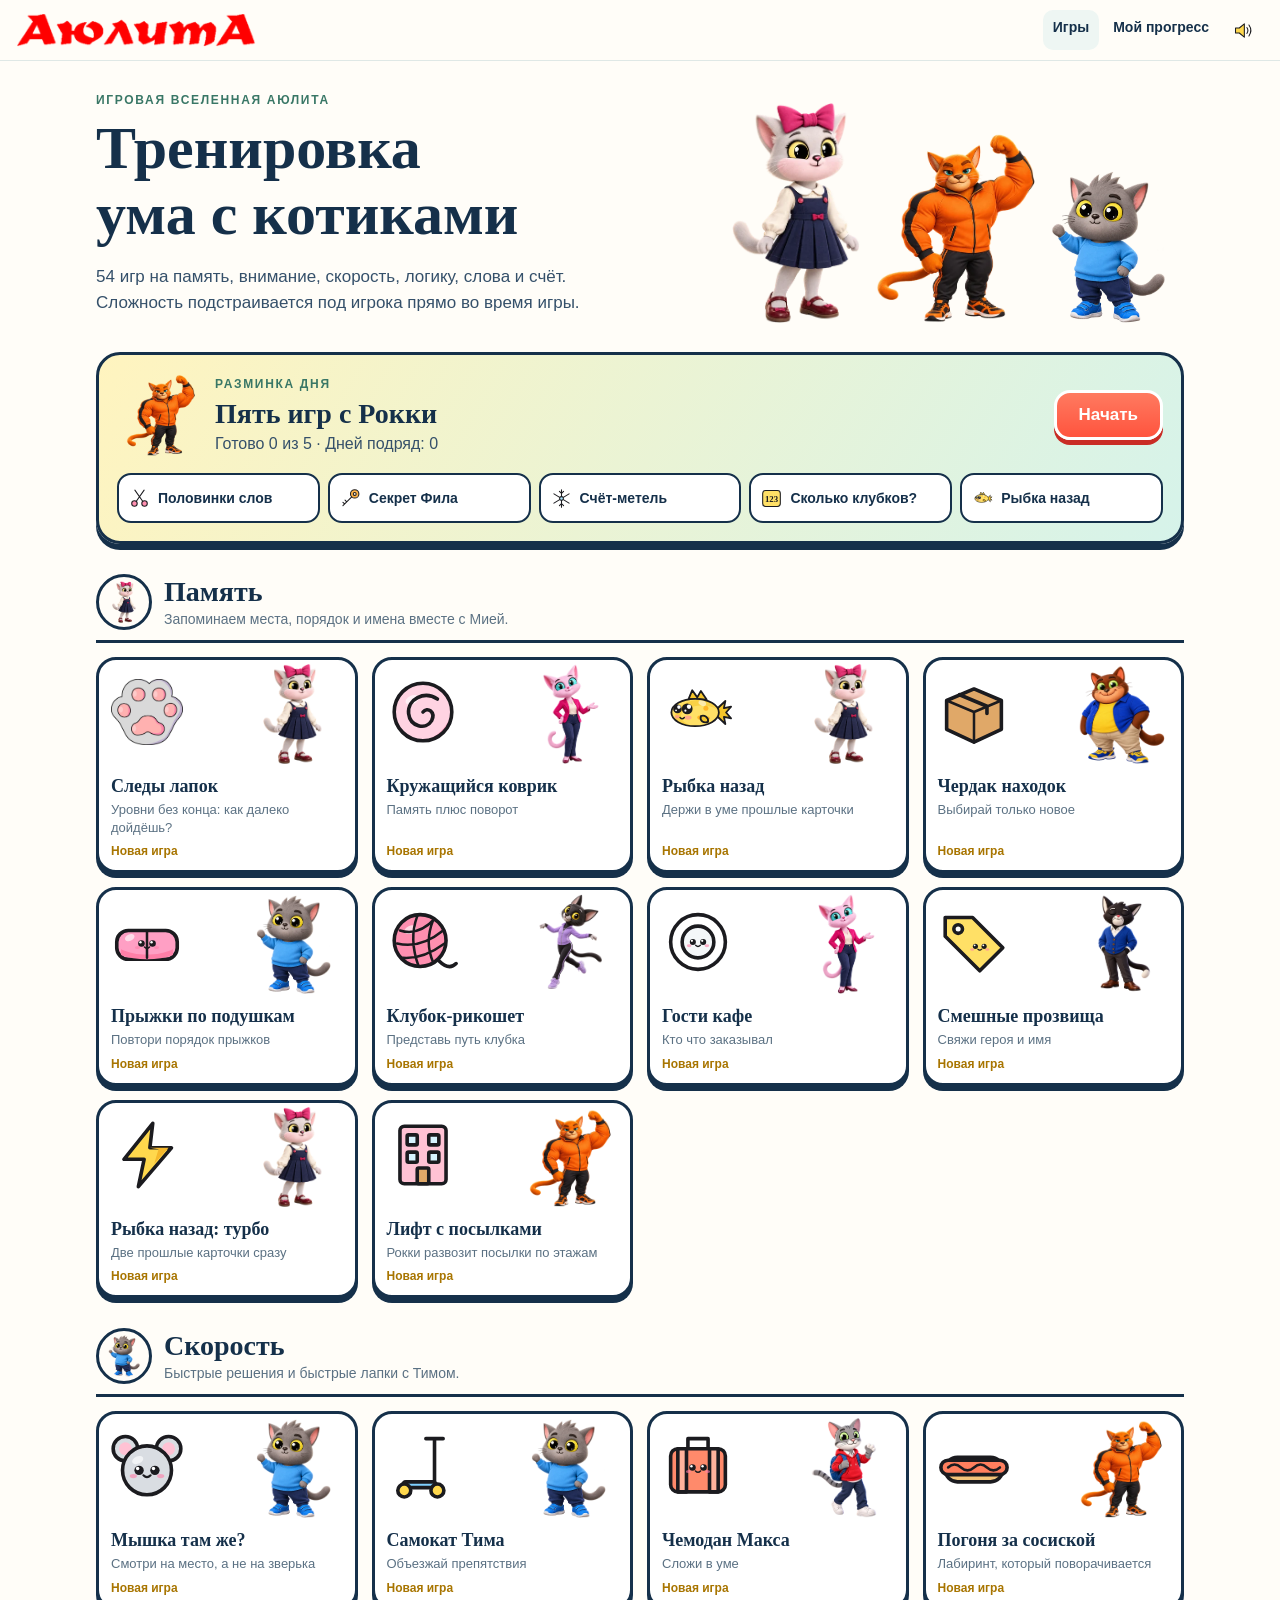
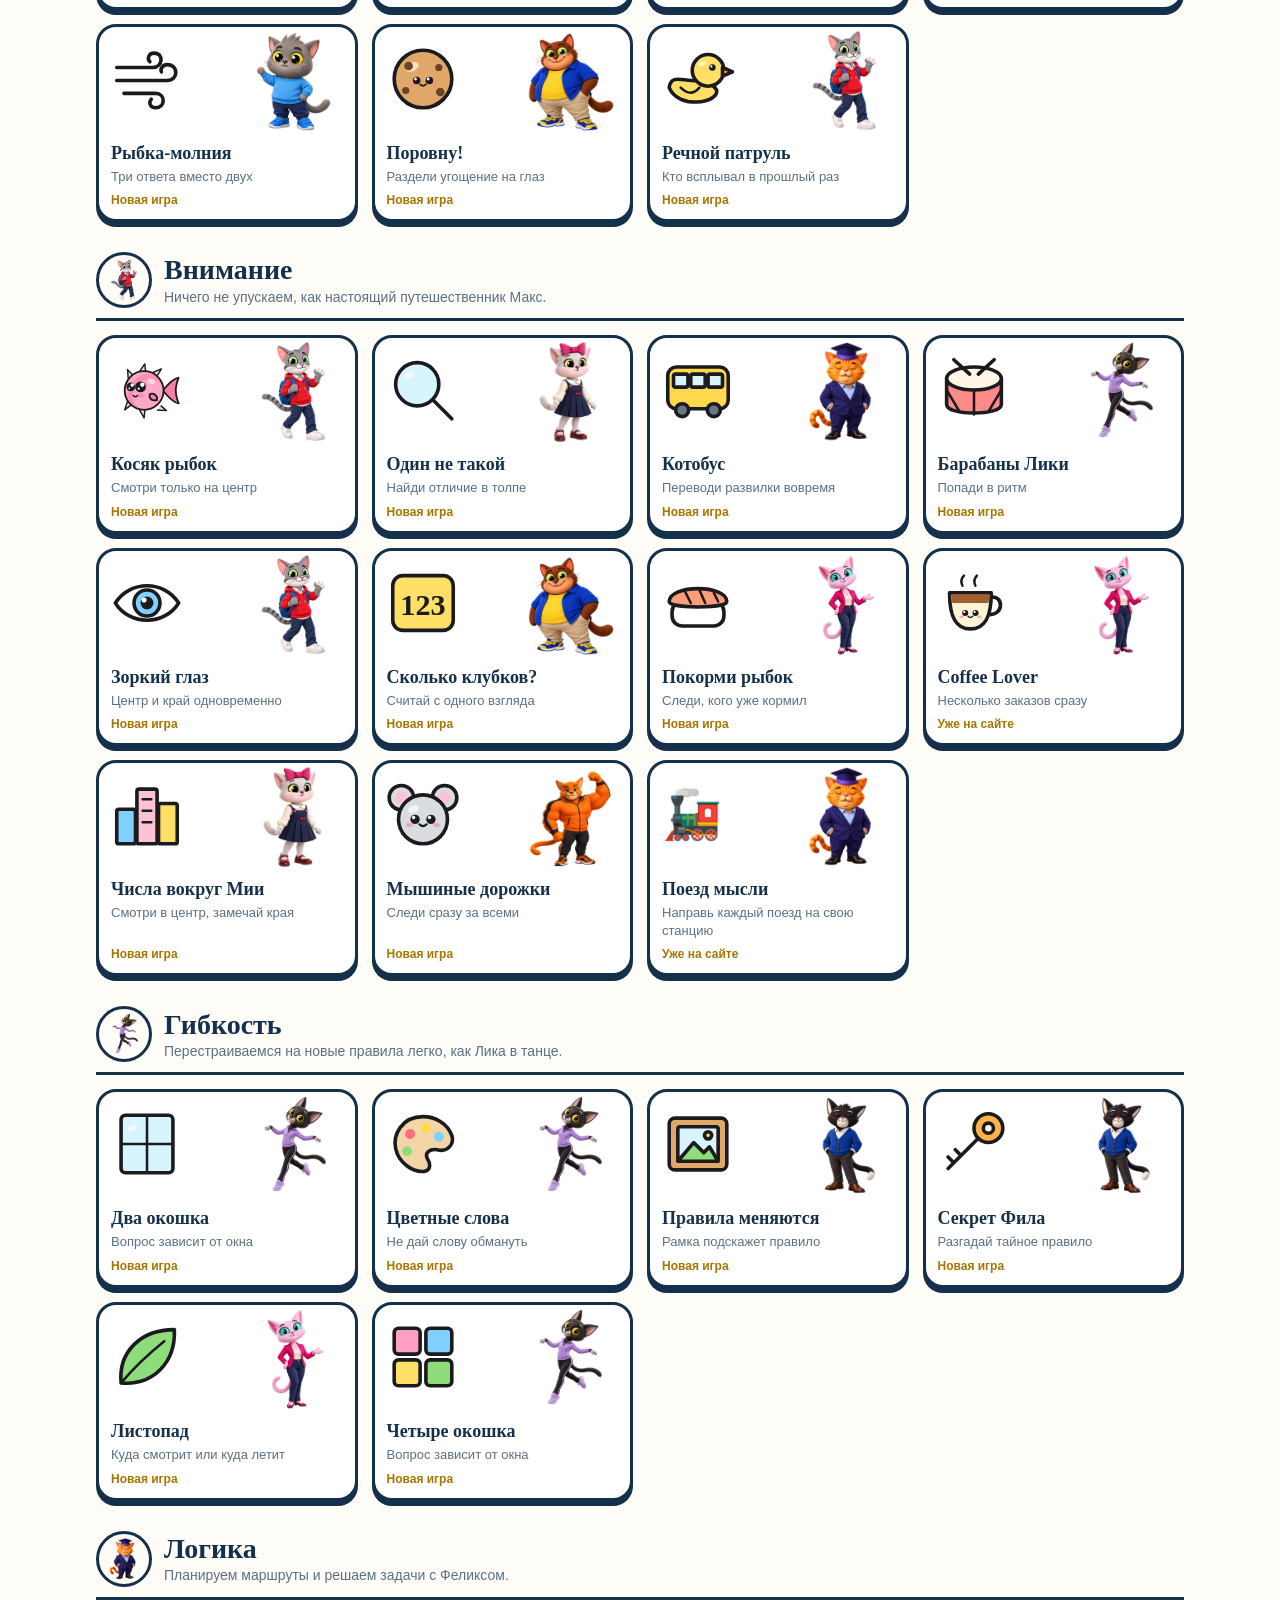
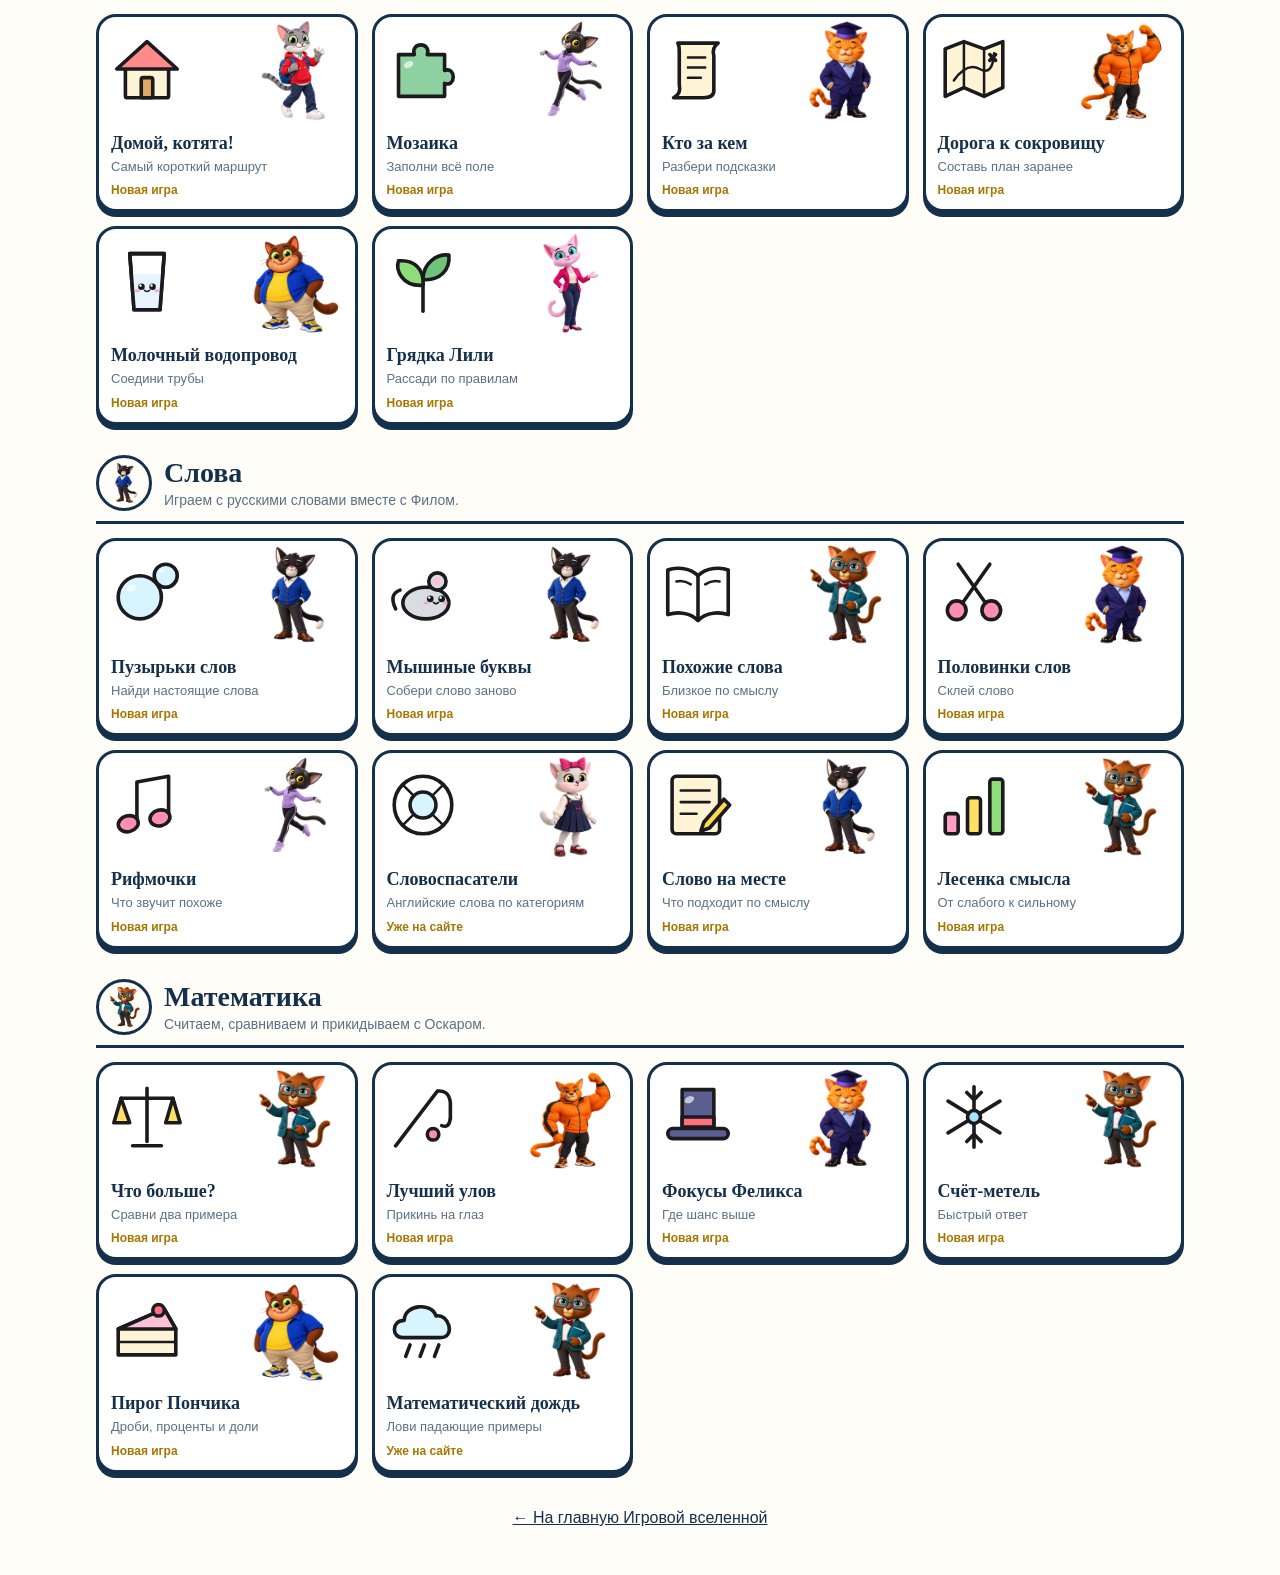
<file: games/brain/index.html>
<!doctype html>
<html lang="ru">
<head>
<meta charset="UTF-8">
<meta name="viewport" content="width=device-width,initial-scale=1,viewport-fit=cover">
<meta name="theme-color" content="#fff8dd">
<title>Тренировка ума — Игровая вселенная АюлитА</title>
<link rel="icon" href="../../favicon.svg">
<link rel="stylesheet" href="core/style.css">
</head>
<body>
<div id="app"></div>
<noscript>Для игр нужен включённый JavaScript.</noscript>
<script type="module" src="core/app.js"></script>
</body>
</html>
</file>
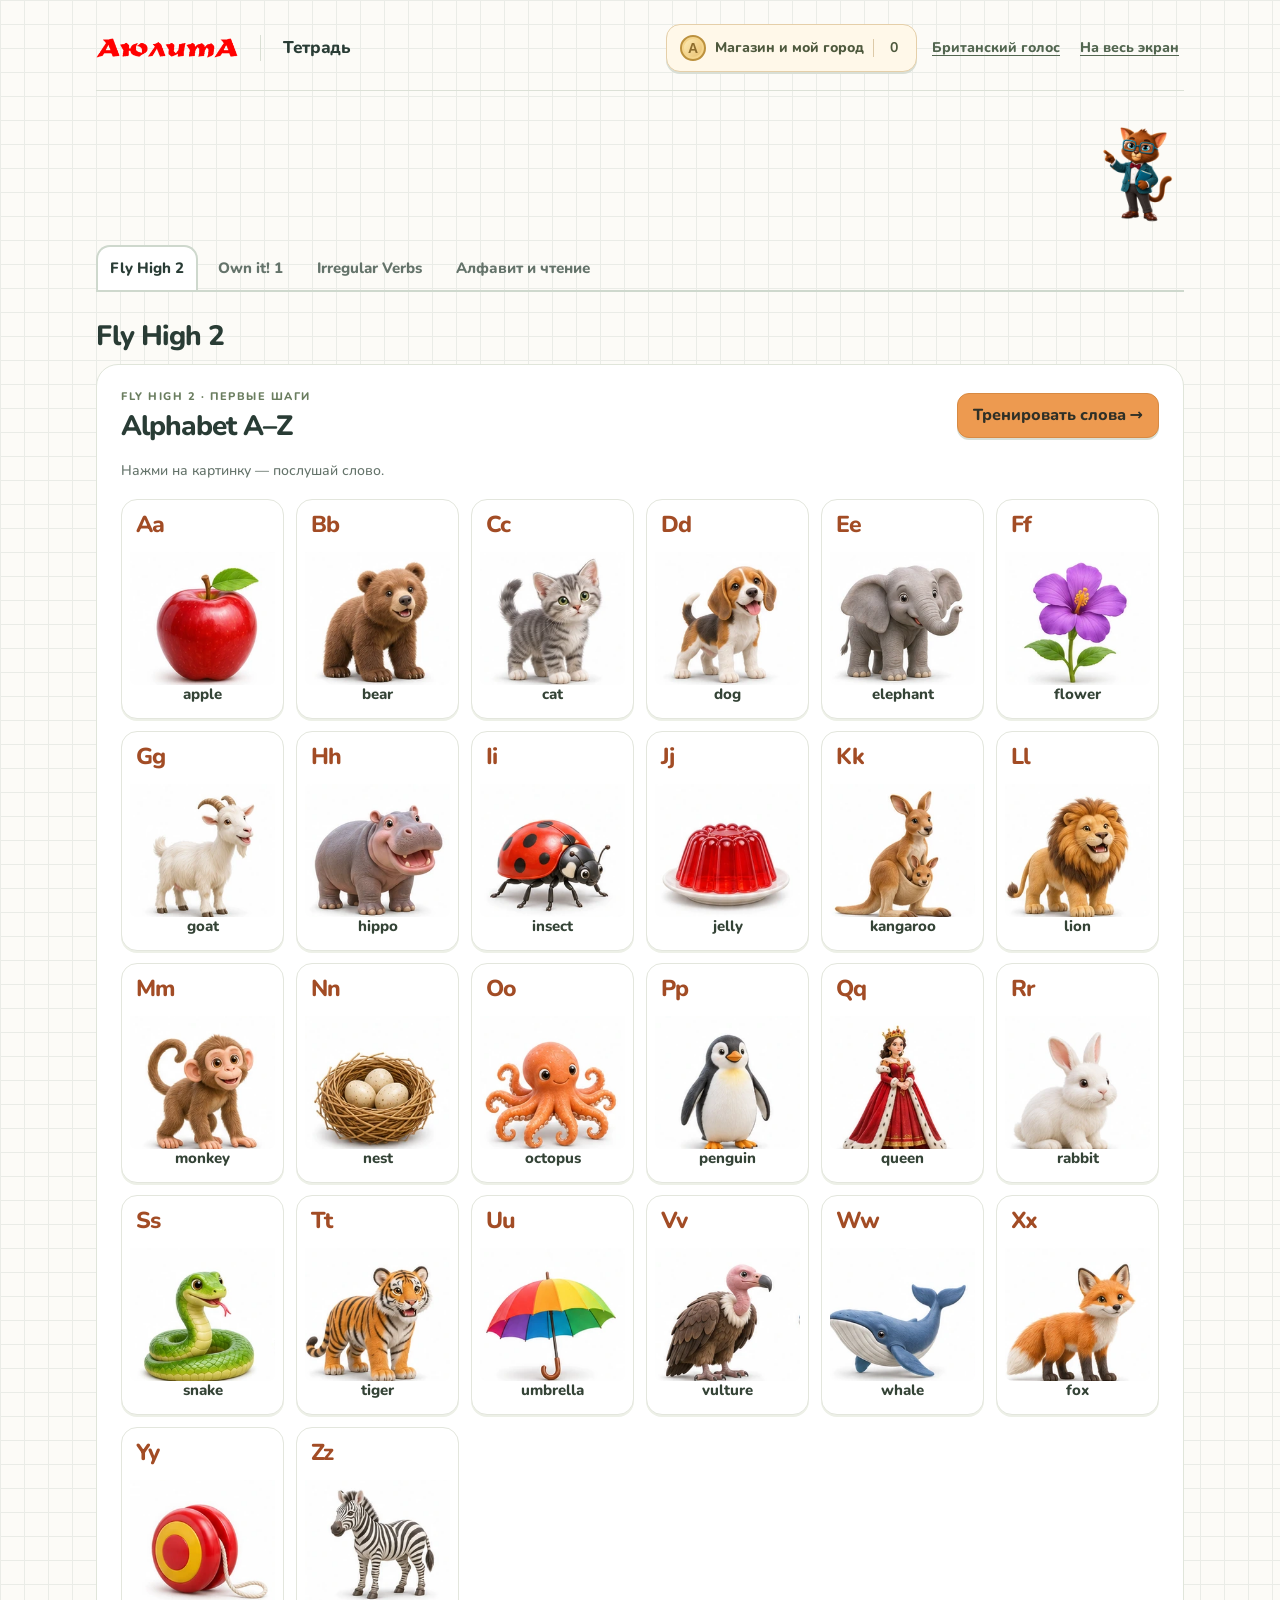
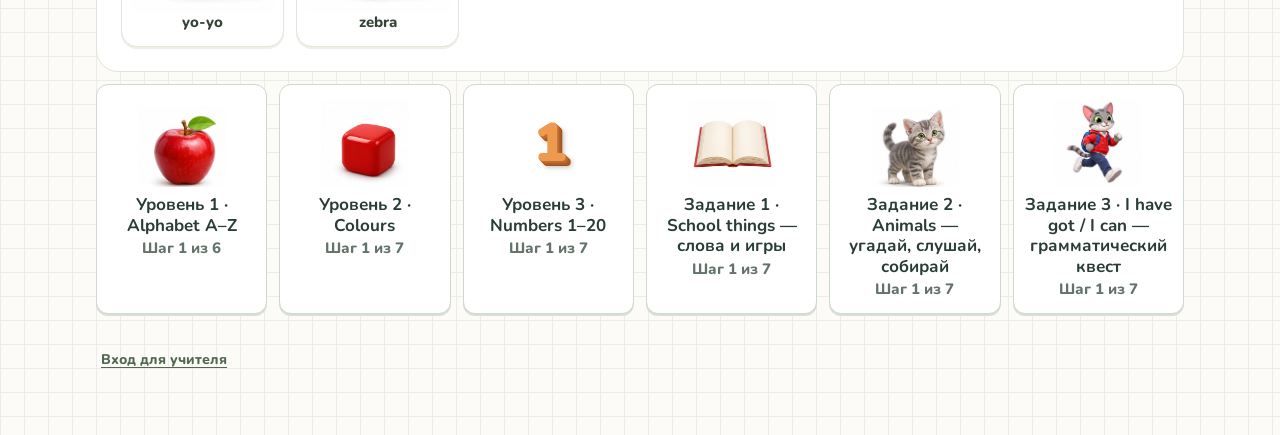
<file: games/english-notebook/index.html>
<!doctype html>
<html lang="ru" data-theme="light">
<head>
<meta charset="utf-8">
<meta name="viewport" content="width=device-width,initial-scale=1,viewport-fit=cover">
<title>Тетрадь</title>
<link rel="stylesheet" href="https://fonts.googleapis.com/css2?family=Neucha&family=Nunito:wght@500;700;800&display=swap">
<style>:root{padding-top:env(safe-area-inset-top);padding-bottom:env(safe-area-inset-bottom)}body{margin:0}img{max-width:100%}[hidden]{display:none!important}</style>
<style id="app-style">
/* Aulita notebook: quiet squared paper, orange and green accents. */
:root{
  --paper:#fcfbf7;--grid:#eaece7;--ink:#293c35;--text:#33433c;--pen:#c45220;--muted:#64736a;
  --tile:#ffffff;--edge:#ced8cd;--good:#357148;--good-bg:#e8f2e5;--bad-bg:#fbe6e0;--sun:#f7bd79;--mint:#dbeacb;--pink:#f9e4c7;--on-pop:#3b3124;--field:#ffffff;
  --display:"Nunito","Segoe UI",system-ui,sans-serif;--body:"Nunito","Segoe UI",system-ui,sans-serif;
}
@media (prefers-color-scheme:dark){:root:not([data-theme="light"]){
  --paper:#14302a;--grid:#1d3f37;--ink:#f3f6e8;--text:#e9efe2;--pen:#ff9c8c;--muted:#a8c1b3;
  --tile:#1c3f36;--edge:#cfe0d2;--good:#8fe6ae;--good-bg:#1f5140;--bad-bg:#5a2f2f;--sun:#ffd866;--mint:#9be8c6;--pink:#ffbccb;--on-pop:#20200f;--field:#102822;color-scheme:dark;
}}
:root[data-theme="dark"]{
  --paper:#14302a;--grid:#1d3f37;--ink:#f3f6e8;--text:#e9efe2;--pen:#ff9c8c;--muted:#a8c1b3;
  --tile:#1c3f36;--edge:#cfe0d2;--good:#8fe6ae;--good-bg:#1f5140;--bad-bg:#5a2f2f;--sun:#ffd866;--mint:#9be8c6;--pink:#ffbccb;--on-pop:#20200f;--field:#102822;color-scheme:dark;
}
*{box-sizing:border-box}
html,body{min-height:100%}
body{background-color:var(--paper);background-image:linear-gradient(var(--grid) 1px,transparent 1px),linear-gradient(90deg,var(--grid) 1px,transparent 1px);background-size:24px 24px;color:var(--text);font:500 17px/1.5 var(--body)}
.wrap{max-width:680px;margin:0 auto;padding-block:16px 56px;padding-left:max(16px,env(safe-area-inset-left,0px));padding-right:max(16px,env(safe-area-inset-right,0px));display:flex;flex-direction:column;gap:20px}
h1,h2,h3{font-family:var(--display);font-weight:400;color:var(--ink);margin:0;text-wrap:balance;line-height:1.15}
h1{font-size:clamp(34px,9vw,46px)}h2{font-size:30px}h3{font-size:24px}
p{margin:0}.muted{color:var(--muted)}.small{font-size:15px}
.top{display:flex;justify-content:space-between;align-items:center;gap:12px;flex-wrap:wrap}
.stack{display:flex;flex-direction:column;gap:12px}.row{display:flex;gap:10px;flex-wrap:wrap;align-items:center}
button,.btn{font:800 16px/1.2 var(--body);color:var(--ink);background:var(--tile);border:2px solid var(--edge);border-radius:12px;padding:11px 15px;box-shadow:0 3px 0 var(--edge);cursor:pointer;text-decoration:none;display:inline-block;touch-action:manipulation}
button:active{transform:translateY(3px);box-shadow:none}
button:disabled{opacity:.45;cursor:default}
button:focus-visible,input:focus-visible,textarea:focus-visible,select:focus-visible{outline:3px solid var(--pen);outline-offset:2px}
button.main{background:var(--sun);color:var(--on-pop)}
button.ghost{border-color:transparent;box-shadow:none;background:transparent;padding:8px 4px;text-decoration:underline;text-underline-offset:3px}
button.ghost:active{transform:none}
.chips{display:flex;flex-wrap:wrap;gap:8px}
.chip[aria-pressed="true"]{background:var(--ink);color:var(--paper)}
.topic{width:100%;display:flex;justify-content:space-between;align-items:center;gap:12px;text-align:left;padding:14px 16px}
.topic b{font:400 25px/1.15 var(--display)}
.topic>span:first-child{min-width:0;overflow-wrap:anywhere}
.stars{color:var(--pen);font-size:18px;letter-spacing:1px;white-space:nowrap;font-weight:800}
.games{display:grid;grid-template-columns:repeat(2,minmax(0,1fr));gap:12px}
.game{display:flex;flex-direction:column;align-items:flex-start;gap:6px;text-align:left;padding:14px;min-height:132px}
.mark{font:400 22px/1 var(--display);background:var(--sun);color:var(--on-pop);padding:6px 9px;border-radius:7px;transform:rotate(-2deg)}
.game:nth-child(3n+2) .mark{background:var(--mint)}.game:nth-child(3n) .mark{background:var(--pink)}
.game strong{font:400 24px/1.1 var(--display)}
.game small{font:500 14px/1.3 var(--body);color:var(--muted)}
.bar{height:10px;border:2px solid var(--edge);border-radius:6px;overflow:hidden;background:var(--tile)}
.bar i{display:block;height:100%;background:var(--pen);transition:width .25s}
.prompt{background:var(--tile);border:2px solid var(--edge);border-radius:14px;padding:16px;text-align:center;display:flex;flex-direction:column;align-items:center;gap:8px}
.big{font:400 clamp(30px,9vw,42px)/1.15 var(--display);color:var(--ink);overflow-wrap:anywhere}
.flip{width:100%;min-height:230px;display:flex;flex-direction:column;justify-content:center;align-items:center;gap:10px;text-align:center}
.say{display:inline-flex;align-items:center;gap:6px;padding:7px 11px;font-size:14px}
.say svg{width:18px;height:18px;fill:currentColor}
.pairs{display:grid;grid-template-columns:repeat(2,minmax(0,1fr));gap:10px}
.pairs>div{display:flex;flex-direction:column;gap:10px}
.pair{width:100%;min-height:58px;overflow-wrap:anywhere;padding:9px 7px}
.pair.on{background:var(--sun);color:var(--on-pop)}
.pair.done{background:var(--good-bg);color:var(--good);border-color:var(--good);box-shadow:none;cursor:default}
.shake{animation:shake .32s}
@keyframes shake{25%{transform:translateX(-6px)}50%{transform:translateX(6px)}75%{transform:translateX(-3px)}}
.sky{position:relative;height:clamp(330px,56vh,470px);border:2px solid var(--edge);border-radius:14px;overflow:hidden;background:var(--tile)}
.balloon{position:absolute;top:0;width:calc(33.33% - 8px);min-height:96px;border-radius:50% 50% 46% 46%;padding:10px 5px;font:800 14.5px/1.15 var(--body);color:var(--on-pop);overflow-wrap:anywhere;border:2px solid var(--on-pop);box-shadow:none;background:var(--sun)}
.balloon::after{content:"";position:absolute;left:50%;top:100%;width:2px;height:30px;background:var(--edge)}
.balloon:nth-child(2){background:var(--mint)}.balloon:nth-child(3){background:var(--pink)}
.balloon.miss{opacity:.3}.balloon:active{transform:none}
.lives{color:var(--pen);font-weight:800;letter-spacing:2px}
.slots{display:flex;flex-wrap:wrap;gap:6px;justify-content:center;min-height:50px}
.slot{min-width:34px;min-height:44px;padding:6px 8px;border-bottom:3px solid var(--edge);font:400 26px/1.2 var(--display);color:var(--ink);text-align:center}
.slot.got{color:var(--good);border-color:var(--good)}
.pool{display:flex;flex-wrap:wrap;gap:9px;justify-content:center}
.pool button{min-width:48px;min-height:50px;font-size:20px}
.pool button.lower{text-transform:lowercase}
.opts{display:grid;grid-template-columns:repeat(auto-fit,minmax(100px,1fr));gap:10px}
.opt{overflow-wrap:anywhere;min-width:0}
.opt.ok{background:var(--good-bg);color:var(--good);border-color:var(--good)}
.opt.no{background:var(--bad-bg);opacity:.75}
.gapq{font:400 clamp(26px,7vw,34px)/1.3 var(--display);color:var(--ink)}
.gapq u{color:var(--pen);text-decoration-thickness:2px;text-underline-offset:5px}
.note{font:400 clamp(44px,13vw,64px)/1 var(--display);color:var(--pen);transform:rotate(-3deg);text-align:center;padding-block:8px;text-wrap:balance}
.bigstars{font-size:48px;color:var(--pen);text-align:center;letter-spacing:6px;line-height:1}
.bigstars span{color:var(--grid)}
.box{background:var(--tile);border:2px solid var(--edge);border-radius:14px;padding:16px;display:flex;flex-direction:column;gap:12px}
label{font-weight:800;font-size:15px;color:var(--ink);display:flex;flex-direction:column;gap:5px}
input,textarea,select{font:500 16px/1.4 var(--body);color:var(--text);background:var(--field);border:2px solid var(--muted);border-radius:9px;padding:9px 10px;width:100%;min-width:0}
textarea{min-height:128px;resize:vertical}
.hint{font-weight:500;color:var(--muted);font-size:14px}
.err{color:var(--pen);font-weight:700;font-size:15px}
.list-row{display:flex;flex-direction:column;gap:8px;padding-block:12px;border-top:2px dashed var(--grid)}
.list-row:first-of-type{border-top:0}
.list-row strong{font:400 23px/1.15 var(--display);color:var(--ink);overflow-wrap:anywhere}
.thumbs{display:grid;grid-template-columns:repeat(auto-fill,minmax(92px,1fr));gap:8px;max-height:430px;overflow-y:auto;padding:4px}
.thumb{padding:4px;position:relative;box-shadow:none;border-color:var(--muted);min-width:0}
.thumb:active{transform:none}
.thumb img{display:block;width:100%;aspect-ratio:3/4;object-fit:contain;background:var(--grid);border-radius:5px}
.thumb span{display:block;text-align:center;font-size:13px;padding-top:3px}
.thumb.on{border-color:var(--pen);border-width:3px;padding:3px;background:var(--sun);color:var(--on-pop)}
.sub{border-top:2px dashed var(--grid);padding-top:14px}
summary{font-weight:800;cursor:pointer;color:var(--ink)}
.pic{display:inline-block;width:72px;height:72px;vertical-align:middle;object-fit:contain;-webkit-user-drag:none;user-select:none}
.pic-text{font-size:58px;line-height:1.1}
.prompt .pic,.big .pic{width:clamp(96px,30vw,132px);height:clamp(96px,30vw,132px)}
.pair .pic{width:44px;height:44px}.mem .pic{width:54px;height:54px}.balloon .pic{width:56px;height:56px}
.clue .pic{width:32px;height:32px}.opt .pic{width:60px;height:60px}.tf-tr .pic{width:96px;height:96px}
.toast{position:fixed;left:50%;bottom:calc(18px + env(safe-area-inset-bottom,0px));transform:translateX(-50%);background:var(--ink);color:var(--paper);padding:10px 16px;border-radius:10px;font-weight:700;max-width:calc(100% - 32px);z-index:20;text-align:center}
.memory{display:grid;grid-template-columns:repeat(3,minmax(0,1fr));gap:9px}
.mem{min-height:88px;padding:6px 4px;overflow-wrap:anywhere;font-size:15px}
.mem:not(.up){font:400 34px/1 var(--display);background:var(--ink);color:var(--paper)}
.mem.up{background:var(--sun);color:var(--on-pop)}
.mem.done{background:var(--good-bg);color:var(--good);border-color:var(--good);box-shadow:none}
.tf-tr{font-size:22px;font-weight:800;color:var(--text);overflow-wrap:anywhere}
.board{display:grid;gap:3px;background:var(--tile);border:2px solid var(--edge);border-radius:12px;padding:6px}
.cell{aspect-ratio:1;min-width:0;padding:0;border:0;box-shadow:none;border-radius:6px;background:transparent;font:800 clamp(15px,4.6vw,21px)/1 var(--body);text-transform:uppercase}
.cell:active{transform:none}
.cell.on{background:var(--sun);color:var(--on-pop)}
.cell.done{background:var(--good-bg);color:var(--good)}
.clue{font-weight:700;font-size:15px;padding:4px 9px;border:2px dashed var(--muted);border-radius:8px;overflow-wrap:anywhere}
.clue.got{border-style:solid;border-color:var(--good);color:var(--good);background:var(--good-bg)}
.track{display:flex;flex-direction:column;gap:6px;padding:8px;border:2px solid var(--edge);border-radius:12px;background:var(--tile);background-image:repeating-linear-gradient(0deg,var(--ink) 0 6px,transparent 6px 12px);background-size:6px 100%;background-repeat:no-repeat;background-position:right 6px top}
.lane{position:relative;height:36px;margin-right:12px;border-bottom:2px dashed var(--muted)}
.car{position:absolute;left:0;top:2px;width:66px;text-align:center;font-weight:800;font-size:14px;line-height:28px;border-radius:14px 18px 8px 8px;background:var(--mint);color:var(--on-pop);transition:left .35s}
.car.you{background:var(--sun)}
@media (prefers-reduced-motion:reduce){.car{transition:none}}
@media (max-width:370px){.games{grid-template-columns:minmax(0,1fr)}}
@media (prefers-reduced-motion:reduce){.shake{animation:none}.bar i{transition:none}}
.pic.scene{display:inline-flex;align-items:center;justify-content:center;gap:2px;width:auto!important;height:auto!important;max-width:100%;flex-wrap:wrap}
.pic.scene>.pic,.pic.scene>.pic-text{width:52px!important;height:52px!important;font-size:40px}
.prompt .pic.scene>.pic,.flip .pic.scene>.pic,.tf-tr .pic.scene>.pic{width:clamp(56px,19vw,84px)!important;height:clamp(56px,19vw,84px)!important}
.pair .pic.scene>.pic,.opt .pic.scene>.pic,.mem .pic.scene>.pic,.balloon .pic.scene>.pic,.clue .pic.scene>.pic,.card-pic .pic.scene>.pic{width:30px!important;height:30px!important;font-size:24px}
.pic.scene>.freq{width:auto!important;height:auto!important}
.card-pic .pic.scene>.pic{width:40px!important;height:40px!important}
.verb-card{min-height:280px}.verb-example{font-size:18px;margin:0}.verb-example b{color:var(--pen)}
.book-tabs{display:flex;gap:6px;overflow-x:auto;border-bottom:2px solid var(--edge);scrollbar-width:thin}
.book-tab{flex:0 0 auto;padding:10px 12px;border:2px solid transparent;border-bottom:0;border-radius:14px 14px 0 0;font-weight:800;font-size:15px;color:var(--muted);text-decoration:none;margin-bottom:-2px}
.book-tab[aria-current="page"]{color:var(--ink);background:var(--tile);border-color:var(--edge);border-bottom:2px solid var(--tile)}
.book-tab:focus-visible{outline:3px solid var(--pen);outline-offset:-3px}
.topic-cards{display:grid;grid-template-columns:repeat(auto-fill,minmax(150px,1fr));gap:12px}
.topic-card{display:flex;flex-direction:column;align-items:center;justify-content:flex-start;gap:8px;text-align:center;padding:14px 10px;min-width:0}
.topic-card .card-text{display:flex;flex-direction:column;gap:3px;min-width:0}
.topic-card b{font-size:17px;line-height:1.2;overflow-wrap:anywhere}
.topic-card .card-pic .pic{width:88px;height:88px}
.topic-card.wide{grid-column:1/-1;flex-direction:row;justify-content:center;gap:16px;text-align:left}
.letter-card{padding-top:10px}.letter-card .card-pic .pic{width:64px;height:64px}
.card-letter{font-size:42px;font-weight:800;line-height:1;color:var(--pen)}
.with-pic{display:inline-flex;flex-direction:column;align-items:center;gap:4px;max-width:100%}
.with-pic>span{font-size:15px;font-weight:700;line-height:1.2;overflow-wrap:anywhere}
.big .with-pic>span,.prompt .with-pic>span{font-size:18px}
.freq{display:inline-flex;flex-direction:column;align-items:center;justify-content:center;gap:4px}
.freq-bars{display:flex;gap:4px;align-items:flex-end;height:44px}
.freq-bars i{display:block;width:11px;border-radius:4px;background:var(--grid);border:1.5px solid var(--edge)}
.freq-bars i:nth-child(1){height:30%}.freq-bars i:nth-child(2){height:47%}.freq-bars i:nth-child(3){height:64%}.freq-bars i:nth-child(4){height:82%}.freq-bars i:nth-child(5){height:100%}
.freq-bars i.on{background:var(--pen);border-color:var(--pen)}
.freq small{font-size:13px;font-weight:800;color:var(--ink)}
.lesson-path{list-style:none;margin:0;padding:0;display:flex;flex-direction:column;gap:0}
.lesson-step{position:relative;padding:0 0 22px 52px}
.lesson-step::before{content:"";position:absolute;left:19px;top:40px;bottom:0;width:3px;background:var(--grid);border-radius:2px}
.lesson-step:last-child::before{display:none}
.lesson-step.done::before{background:var(--good)}
.step-head{display:flex;gap:12px;align-items:flex-start;margin:0 0 10px -52px}
.step-head h3{margin:0}
.step-num{flex:0 0 40px;width:40px;height:40px;border-radius:50%;display:grid;place-items:center;font-weight:800;font-size:18px;background:var(--sun);color:var(--on-pop);border:2px solid var(--edge)}
.lesson-step.done .step-num{background:var(--good-bg);color:var(--good);border-color:var(--good)}
.lesson-step.locked .step-num{background:var(--tile);color:var(--muted);border-color:var(--muted)}
.lesson-step.locked .games{opacity:.45}
.lesson-step.extra .step-num{background:var(--tile)}
.lesson-step:last-child:not(.extra) .step-num{background:var(--pen);color:#fff}
.game-tag{font-size:11px;font-weight:800;letter-spacing:.04em;text-transform:uppercase;padding:2px 7px;border-radius:999px;background:var(--grid);color:var(--ink)}
.game-tag.fun{background:var(--pink);color:var(--on-pop)}.game-tag.learn{background:var(--mint);color:var(--on-pop)}
.explore-grid{display:grid;grid-template-columns:repeat(auto-fill,minmax(96px,1fr));gap:10px}
.explore-tile{display:flex;flex-direction:column;align-items:center;gap:6px;padding:8px;min-width:0}
.explore-tile .pic{width:72px;height:72px}
.explore-tile.seen{border-color:var(--good);background:var(--good-bg)}
.explore-label{font-weight:800;font-size:16px;display:flex;flex-direction:column;align-items:center;overflow-wrap:anywhere}
.explore-label small{font-weight:600;color:var(--muted);font-size:12px}
.story-frame{display:grid;grid-template-columns:minmax(0,1fr);gap:12px;background:var(--tile);border:2px solid var(--edge);border-radius:16px;padding:12px}
.story-pic{display:flex;justify-content:center}.story-pic .pic{width:min(100%,320px)!important;height:auto!important;aspect-ratio:4/3;max-height:260px}
.story-pic .pic.scene{aspect-ratio:auto}
.story-bubble{position:relative;background:var(--paper);border:2px solid var(--edge);border-radius:14px;padding:10px 14px}
.story-bubble p{margin:0;font-size:20px;line-height:1.35}.story-who{display:block;color:var(--pen);font-size:14px;margin-bottom:2px}
.story-ru{text-align:center;color:var(--muted);margin:0}.story-q{font-size:20px;font-weight:700;text-align:center}
.pic-opts{display:grid;grid-template-columns:repeat(3,minmax(0,1fr));gap:10px}
.pic-opt{padding:8px;min-width:0;display:flex;justify-content:center}.pic-opt .pic{width:100%!important;height:auto!important;aspect-ratio:1;max-height:130px}
.pic-opt .pic.scene{aspect-ratio:auto}
.rule-card{background:var(--tile);border:2px solid var(--edge);border-radius:16px;padding:14px 16px}
.rule-card ul,.rule-peek ul{margin:8px 0 0;padding-left:20px;display:flex;flex-direction:column;gap:6px}
.rule-examples{display:flex;flex-direction:column;gap:10px}
.rule-example{display:flex;gap:12px;align-items:center;background:var(--tile);border:2px solid var(--grid);border-radius:14px;padding:8px}
.rule-example>.pic,.rule-example>.photo-with-badge{flex:0 0 92px;width:92px!important;height:92px!important}
.rule-example>div{min-width:0}.rule-en{margin:0;font-size:19px}.rule-en b{color:var(--pen)}
.say-model{font-size:22px;font-weight:800;color:var(--ink);text-align:center;margin:0}
.mic{font-size:18px}
.city-hud{display:flex;justify-content:space-between;gap:8px;font-weight:800;color:var(--ink);flex-wrap:wrap}
.city-wrap{border:2px solid var(--edge);border-radius:18px;overflow:hidden;background:#c9ecff;touch-action:manipulation}
.city-canvas{display:block;max-width:100%}
.city-panel{display:flex;flex-direction:column;gap:10px}
.city-say{font-weight:800;text-align:center;margin:0;color:var(--ink)}
.city-builds{display:grid;grid-template-columns:repeat(3,minmax(0,1fr));gap:8px}
.city-build{display:flex;flex-direction:column;align-items:center;gap:2px;padding:6px;min-width:0}
.city-build small{color:var(--muted);font-size:12px}.city-icon{width:64px;height:64px}
.opt.line{width:100%;text-align:left;padding:14px;font-size:18px}
.pic.photo{object-fit:cover;border-radius:10px}
</style>
<link rel="stylesheet" href="aulita.css?v=20261107-1">
<link rel="stylesheet" href="practice-city.css?v=20261111-1">
</head>
<body>
<div id="app"><main class="wrap"><h1>Тетрадь</h1><p>Загружаю задания… Если надпись не исчезает, обновите страницу.</p></main></div>
<p id="voice-status" class="wrap hint" role="status" aria-live="polite" hidden></p>
<script src="verb-pronunciations.js?v=20261107-2"></script>
<script src="audio/manifest.js?v=20261107-2"></script>
<script src="voice.js?v=20261107-2"></script>
<script src="flashcards.js?v=20261107-2"></script>
<script src="art.js?v=20261106-3"></script>
<script src="speaking.js?v=20261107-2"></script>
<script src="photo-catalog.js?v=20261107-1"></script>
<script src="situations.js?v=20261107-1"></script>
<script src="verb-practice.js?v=20261111-1"></script>
<script src="cat-city.js?v=20261111-1"></script>
<script src="lesson.js?v=20261111-1"></script>
<script src="mini-games.js?v=20261106-4"></script>
<script id="app-code">
(function(){
"use strict";
let DATA={books:[],topics:[]};
const API="https://api.github.com/repos/Aulita55/aulita-game-lab/contents/games/english-notebook/topics.json";
const app=document.getElementById("app");
let gameCleanup=null;
function stopGameResources(){if(window.NotebookVoice)NotebookVoice.stop();if(gameCleanup){const clean=gameCleanup;gameCleanup=null;clean()}}
let run=0,editing=null,loaded=false,loadFailed=false,token=null,teacherReady=false,fileSha=null,loginError="";

/* ---------- helpers ---------- */
function el(tag,props,...kids){const n=document.createElement(tag);if(props)for(const k in props){if(k==="on"){for(const e in props.on)n.addEventListener(e,props.on[e])}else if(k==="class")n.className=props[k];else if(k in n&&k!=="list")n[k]=props[k];else n.setAttribute(k,props[k])}for(const c of kids.flat()){if(c!==null&&c!==undefined&&c!==false)n.append(c)}return n}
const shuffle=a=>{a=a.slice();for(let i=a.length-1;i>0;i--){const j=Math.floor(Math.random()*(i+1));[a[i],a[j]]=[a[j],a[i]]}return a};
const store={get(k){try{return localStorage.getItem(k)}catch(e){return null}},set(k,v){try{localStorage.setItem(k,v)}catch(e){}}};
function toast(msg){document.querySelectorAll(".toast").forEach(t=>t.remove());const t=el("div",{class:"toast",role:"status",textContent:msg});document.body.append(t);setTimeout(()=>t.remove(),2800)}
function canSpeak(){return !!window.NotebookVoice?.available()||("speechSynthesis" in window&&typeof SpeechSynthesisUtterance!=="undefined")}
function speak(t){if(window.NotebookVoice)return NotebookVoice.speak(t,{requireRecording:!!ACTIVE_TOPIC?.verbs});if(!canSpeak())return;try{speechSynthesis.cancel();const u=new SpeechSynthesisUtterance(t);u.lang="en-GB";u.rate=.88;speechSynthesis.speak(u)}catch(e){}}
function sayBtn(t){if(!canSpeak())return null;const b=el("button",{class:"say",type:"button",ariaLabel:"Послушать",on:{click:e=>{e.stopPropagation();speak(t)}}});b.innerHTML='<svg viewBox="0 0 24 24" aria-hidden="true"><path d="M3 9v6h4l5 5V4L7 9H3zm13.5 3a4.5 4.5 0 0 0-2.5-4v8a4.5 4.5 0 0 0 2.5-4zM14 3.2v2.1a7 7 0 0 1 0 13.4v2.1a9 9 0 0 0 0-17.6z"/></svg>';b.append("Послушать");return b}
function canSpeakRu(){return "speechSynthesis" in window&&typeof SpeechSynthesisUtterance!=="undefined"}
function speakRu(t){if(window.NotebookVoice)NotebookVoice.stop();if(!("speechSynthesis" in window))return;try{speechSynthesis.cancel();const u=new SpeechSynthesisUtterance(t);u.lang="ru-RU";u.rate=.95;speechSynthesis.speak(u)}catch(e){}}
const ALPHABET_ART='pics/alphabet-3d.webp';
const ART_BY_WORD={"apple": 0, "яблоко": 0, "bear": 1, "медведь": 1, "cat": 2, "кошка": 2, "dog": 3, "собака": 3, "elephant": 4, "слон": 4, "flower": 5, "цветок": 5, "goat": 6, "коза": 6, "hippo": 7, "бегемот": 7, "insect": 8, "насекомое": 8, "jelly": 9, "желе": 9, "kangaroo": 10, "кенгуру": 10, "lion": 11, "лев": 11, "monkey": 12, "обезьяна": 12, "nest": 13, "гнездо": 13, "octopus": 14, "осьминог": 14, "penguin": 15, "пингвин": 15, "queen": 16, "королева": 16, "rabbit": 17, "кролик": 17, "snake": 18, "змея": 18, "tiger": 19, "тигр": 19, "umbrella": 20, "зонт": 20, "vulture": 21, "стервятник": 21, "whale": 22, "кит": 22, "fox": 23, "лиса": 23, "yo-yo": 24, "йо-йо": 24, "zebra": 25, "зебра": 25};
const ART_BY_SYMBOL={"🍎": 0, "🐻": 1, "🐱": 2, "🐶": 3, "🐘": 4, "🌼": 5, "🐐": 6, "🦛": 7, "🐞": 8, "🍮": 9, "🦘": 10, "🦁": 11, "🐒": 12, "🪺": 13, "🐙": 14, "🐧": 15, "👑": 16, "🐰": 17, "🐍": 18, "🐯": 19, "☂️": 20, "🦅": 21, "🐳": 22, "🦊": 23, "🪀": 24, "🦓": 25};
const PHOTO_FAILED=new Set();let photoSource=null,photoMap={};
function photoBase(alt){if(photoSource!==DATA){photoSource=DATA;photoMap={};DATA.topics.forEach(t=>(t.verbs||[]).forEach(v=>{photoMap[v[3]]=v[0]}))}return photoMap[alt]}
function sceneParts(em){if(em.startsWith("freq:"))return [em];if(/\s/.test(em.trim()))return em.trim().split(/\s+/);try{if(window.Intl&&Intl.Segmenter)return [...new Intl.Segmenter().segment(em)].map(x=>x.segment)}catch(e){}return [em]}
let ACTIVE_TOPIC=null;
function picEl(em,alt,scope=ACTIVE_TOPIC){
 const photo=window.NotebookSituations&&NotebookSituations.picture(DATA,scope,em,alt,el);if(photo)return photo;
 if(typeof em==="string"){const parts=sceneParts(em);if(parts.length>1){const base=photoBase(alt);if(base&&!PHOTO_FAILED.has(base)){const ph=el("img",{class:"pic photo",alt:alt||"",src:"irregular-pics/"+base+".jpg",draggable:false});ph.onerror=()=>{PHOTO_FAILED.add(base);ph.replaceWith(picEl(em,""))};return ph}return el("span",{class:"pic scene",role:"img",ariaLabel:alt||""},parts.map(x=>picEl(x,"")))}}
 if(typeof em==="string"&&em.startsWith("freq:")){const v=+em.slice(5),n=Math.round(v/20);return el("span",{class:"pic freq",role:"img",ariaLabel:(alt||"")+" "+v+"%"},el("span",{class:"freq-bars"},[1,2,3,4,5].map(k=>el("i",{class:k<=n?"on":""}))),el("small",null,v+"%"))}
 const base=photoBase(alt);
 if(base&&!PHOTO_FAILED.has(base)){const ph=el("img",{class:"pic photo",alt:alt||"",src:"irregular-pics/"+base+".jpg",draggable:false});ph.onerror=()=>{PHOTO_FAILED.add(base);ph.replaceWith(picEl(em,alt))};return ph}
 const custom=window.NotebookArt&&NotebookArt.element(alt,em,el);if(custom)return custom;
 const index=ART_BY_WORD[String(alt||'').toLowerCase()]??ART_BY_SYMBOL[em];
 if(index!==undefined){
  const col=index%6,row=Math.floor(index/6);
  return el('span',{class:'pic art-3d',role:'img',ariaLabel:alt||'',style:'--art-x:'+(col*20)+'%;--art-y:'+(row*25)+'%'});
 }
 const cp=[...em].map(c=>c.codePointAt(0).toString(16));
 const code=(em.includes("\u200d")?cp:cp.filter(x=>x!=="fe0f")).join("-");
 const im=el("img",{class:"pic",alt:alt||"",src:"pics/"+code+".svg",draggable:false});
 im.onerror=()=>im.replaceWith(el("span",{class:"pic-text",role:"img",ariaLabel:alt||"",textContent:em}));return im
}
let TEXT_MODE=false;
const show=(text,em)=>em?(TEXT_MODE?el("span",{class:"with-pic"},picEl(em,text),el("span",null,text)):picEl(em,text)):text;
let audio=null;
function tone(ok){try{audio=audio||new (window.AudioContext||window.webkitAudioContext)();const o=audio.createOscillator(),g=audio.createGain();o.type=ok?"triangle":"square";o.frequency.value=ok?740:170;g.gain.setValueAtTime(ok?.09:.04,audio.currentTime);g.gain.exponentialRampToValueAtTime(.001,audio.currentTime+.2);o.connect(g).connect(audio.destination);o.start();o.stop(audio.currentTime+.2)}catch(e){}}
function shake(n){n.classList.remove("shake");void n.offsetWidth;n.classList.add("shake")}
async function copy(text,input){try{await navigator.clipboard.writeText(text);toast("Скопировано. Вставьте в чат.")}catch(e){if(input){input.hidden=false;input.value=text;input.focus();input.select()}toast("Выделите текст и скопируйте вручную.")}}
const starsText=n=>n?"★".repeat(n)+"☆".repeat(3-n):"";
const bestKey=(t,g)=>"ee-best:"+t+":"+g;
const bestOf=(t,g)=>Number(store.get(bestKey(t,g))||0);
function pageUrl(hash){return location.origin+location.pathname+(hash?"#"+hash:"")}
const topicById=id=>DATA.topics.find(t=>t.id===id);
const bookById=id=>DATA.books.find(b=>b.id===id);
const clean=s=>String(s).replace(/^(a|an|the|to)\s+/i,"").trim();
const spellable=t=>[...t.words,...(t.spell||[])].filter(w=>/^[a-z'-]{2,14}$/i.test(clean(w[0])));
const sentenceable=t=>t.sentences.filter(s=>s[0].trim().split(/\s+/).length>=2);

const rd=t=>t.reading||[];
const minimalPairs=t=>rd(t).filter(x=>x[2]==="closed").map(x=>{const o=rd(t).find(y=>y[0]===x[0]+"e"&&y[2]==="open");return o?[x,o]:null}).filter(Boolean);
const SYLLABLE_RULE={closed:"Закрытый слог: после гласной стоит согласная, и гласная читается кратко.",open:"Открытый слог: слово кончается на гласную или немую e, и гласная читается как в алфавите."};
const SCRAMBLE=/^[a-z]{3,9}$/i;
const searchable=t=>[...t.words,...(t.spell||[])].filter(w=>SCRAMBLE.test(clean(w[0])));
const gappable=t=>t.sentences.filter(x=>x[0].trim().split(/\s+/).length>=3);
const GROUPS=["Учим","Читаем","Сопоставляем","Играем со словами","Играем с фразами","Мини-игры","Правила и грамматика","Три формы","Past Simple","Ситуации"];
const VERB_GAMES=["story","rule","sayit","city","verbcards","forms","typeform","formcheck","verbsort","pastpick","pasttype","choice","sentences","scenechoice","scenelisten","scenebuild","scenespeech","verbcontrast","verbedit","verbdictation","verbrecall","verbreview"];
const groupOf=(g,t)=>t.verbs&&(g.key==="choice"||g.key==="sentences")?8:g.group;
const LH=()=>({el,picEl,show,speak,canSpeak,shuffle,tone,shake,starsBy,sayBtn,speakForm:(b,k)=>window.NotebookVoice?.speakForm(b,k)||false});
const L=()=>window.NotebookLesson;
const otherSpeech=t=>(window.NotebookSpeech&&NotebookSpeech.supportsTopic(t))||(window.NotebookSituations&&NotebookSituations.supports(t));
const GAMES=[
 {key:"explore",group:0,mark:"👀",title:"Смотри и слушай",desc:"Открой картинки и найди их на слух",ok:t=>!!L()&&!t.verbs&&[...t.words,...t.sentences].some(w=>w[2]),run:(t,c)=>L().playExplore(t,c,LH())},
 {key:"story",group:4,mark:"Story",title:"История",desc:"Прочитай, послушай и ответь",ok:t=>!!L()&&!!L().storyFor(t),run:(t,c)=>L().playStory(t,c,LH())},
 {key:"rule",group:6,mark:"Rule",title:"Правило",desc:"Объяснение с картинками и проверка",ok:t=>!!L()&&!!L().ruleFor(t),run:(t,c)=>L().playRule(t,c,LH())},
 {key:"sayit",group:0,mark:"🎤",title:"Скажи вслух",desc:"Назови, что на картинке",ok:t=>!!L()&&!otherSpeech(t)&&(t.sentences.some(s=>s[2])||t.words.some(w=>w[2])),run:(t,c)=>L().playSay(t,c,LH())},
 {key:"city",group:0,mark:"🏙️",title:"Городской квест",desc:"Финальная игра с вопросами и строительством",ok:t=>!!L()&&L().cityQuestions(t,{shuffle,picEl:()=>null}).length>=5,run:(t,c)=>L().playCity(t,c,LH())},
 ...[["verbcontrast","au / ou","Буква решает","Выбери форму среди похожих написаний"],["verbedit","Edit","Редактор глаголов","Найди и исправь ошибку в цепочке"],["verbdictation","Listen","Мини-диктант","Услышь форму и запиши без вариантов"],["verbrecall","Recall","Три формы по памяти","Вспомни и напиши обе формы"],["verbreview","Again","Снова в деле","Вернись к сложным формам в разных заданиях"]].map(([key,mark,title,desc])=>({key,mark,title,desc,group:7,ok:t=>!!window.NotebookVerbs&&(t.verbs||[]).length>0&&(key!=="verbdictation"||!!window.NotebookVoice?.available()),run:(t,c)=>NotebookVerbs.play(key,t,c,LH())})),
 ...[["scenechoice","Фото","Ситуация в кадре","Прочитай ситуацию и выбери фразу"],["scenelisten","Listen","Фоторепортёр","Услышь описание и найди кадр"],["scenebuild","Story","Собери описание","Составь фразу и проверь себя"],["scenespeech","Speak","Опиши ситуацию","Запиши голос, прослушай и проверь"]].map(([key,mark,title,desc])=>({key,mark,title,desc,group:9,ok:t=>!!window.NotebookSituations&&NotebookSituations.supports(t)&&(key!=="scenelisten"||canSpeak()),run:(t,c)=>NotebookSituations.play(key,t,c,{el,speak,canSpeak,picEl,tone,shuffle,assemble})})),
 {key:"verbcards",group:0,mark:"Learn",title:"Новая лексика",desc:"Карточки с картинками и тремя формами",ok:t=>(t.verbs||[]).length>0,run:playVerbCards},
 {key:"verbsort",group:7,mark:"cut cut cut",title:"Распредели формы",desc:"На какой глагол похожи формы",ok:t=>(t.verbs||[]).length>=2,run:playSort},
 {key:"pastpick",group:8,mark:"broke?",title:"Вставь глагол",desc:"Выбери форму Past Simple",ok:t=>(t.verbs||[]).length>0,run:(t,c)=>playPast(t,c,false)},
 {key:"pasttype",group:8,mark:"___",title:"Напиши глагол",desc:"Впиши форму Past Simple",ok:t=>(t.verbs||[]).length>0,run:(t,c)=>playPast(t,c,true)},
 ...[ ["adventure","1→24","Ходилка с кубиком","Задания, бонусы и ловушки"], ["tictactoe","X / O","Крестики-нолики","Выполни задание и поставь фишку"], ["maze","Путь","Лабиринт","Найди животных и открой выход"] ].map(([key,mark,title,desc])=>({key,mark,title,desc,group:5,ok:t=>t.id==="fh2-g1-animals"&&!!window.NotebookMiniGames,run:(t,c)=>NotebookMiniGames.play(key,t,c,{el,speak,canSpeak,picEl,tone,shuffle})})),
 {key:"speaking",group:0,mark:"Say",title:"Говорим",desc:"Выбери ответ, запиши и проверь фразу",ok:t=>!!window.NotebookSpeech&&NotebookSpeech.supportsTopic(t),run:(t,c)=>NotebookSpeech.play(t,c,{el,speak,canSpeak,picEl,tone},{onAttempt:r=>window.NotebookMiniGames&&NotebookMiniGames.recordEvidence(t.id,0,2,r.ok,r.assisted)})},
 {key:"cards",group:0,mark:"Learn",title:"Новая лексика",desc:"Смотри, слушай и отмечай, что запомнил",ok:t=>NotebookFlashcards.source(t).length>0,run:playCards},
 {key:"read",group:1,mark:"name",title:"Читаем слова",desc:"Прочитай и проверь себя",ok:t=>rd(t).length>0,run:playRead},
 {key:"syllable",group:1,mark:"cat / name",title:"Какой слог?",desc:"Открытый или закрытый",ok:t=>rd(t).length>=2,run:playSyllable},
 {key:"minimal",group:1,mark:"cap / cape",title:"Услышь разницу",desc:"Какое слово прозвучало",ok:t=>minimalPairs(t).length>=2&&canSpeak(),run:playMinimal},
 {key:"pairs",group:2,mark:"cat = ?",title:"Пары",desc:"Соедини слово и картинку",ok:t=>t.words.length>=3,run:(t,c)=>playPairs(t,c,t.words,6)},
 {key:"memory",group:2,mark:"? ?",title:"Память",desc:"Открывай и ищи пары",ok:t=>t.words.length>=3,run:playMemory},
 {key:"phrasepairs",group:2,mark:"I can…",title:"Фразы и картинки",desc:"Соедини фразу с картинкой",ok:t=>t.sentences.length>=3,run:(t,c)=>playPairs(t,c,t.sentences,4)},
 {key:"balloons",group:3,mark:"pop!",title:"Шарики",desc:"Лопни шарик с нужной картинкой",ok:t=>t.words.length>=3,run:playBalloons},
 {key:"race",group:3,mark:"go!",title:"Гонка",desc:"Обгони робота ответами",ok:t=>t.words.length>=3,run:playRace},
 {key:"truefalse",group:3,mark:"да / нет",title:"Верно или нет",desc:"Успей за 45 секунд",ok:t=>t.words.length>=3,run:playTrueFalse},
 {key:"listen",group:3,mark:"((•))",title:"На слух",desc:"Услышь и найди слово",ok:t=>t.words.length>=4&&canSpeak(),run:playListen},
 {key:"letters",group:3,mark:"c_t",title:"Буквы",desc:"Собери слово по буквам",ok:t=>spellable(t).length>0,run:playLetters},
 {key:"search",group:3,mark:"q c a t",title:"Найди слова",desc:"Ищи слова в сетке букв",ok:t=>searchable(t).length>=3,run:playSearch},
 {key:"sentences",group:4,mark:"I like…",title:"Предложения",desc:"Расставь слова по порядку",ok:t=>sentenceable(t).length>0,run:playSentences},
 {key:"missing",group:4,mark:"I ___ you",title:"Пропавшее слово",desc:"Верни слово во фразу",ok:t=>gappable(t).length>=2,run:playMissing},
 {key:"gaps",group:4,mark:"___",title:"Пропуски",desc:"Выбери правильную форму",ok:t=>t.gaps.length>0,run:playGaps},
 {key:"choice",group:6,mark:"✓ ✗",title:"Найди верное",desc:"Выбери правильное предложение",ok:t=>(t.choice||[]).length>0,run:playChoice},
 {key:"sort",group:6,mark:"a | b",title:"Распредели",desc:"Отправь каждое слово в свою группу",ok:t=>!!(t.sort&&t.sort.items.length>=2),run:playSort},
 {key:"qa",group:6,mark:"? !",title:"Подбери пару",desc:"Соедини начало и продолжение",ok:t=>(t.qa||[]).length>=3,run:(t,c)=>{const seen=new Set();const src=shuffle(t.qa).filter(x=>{if(seen.has(x[1]))return false;seen.add(x[1]);return true});playPairs(t,c,src,5)}},
 {key:"ladder",group:6,mark:"100% → 0%",title:"Лесенка",desc:"Расставь по порядку",ok:t=>!!t.ladder,run:playLadder},
 {key:"forms",group:7,mark:"go went gone",title:"Три формы",desc:"Собери все формы глагола",ok:t=>(t.verbs||[]).length>0,run:playForms},
 {key:"typeform",group:7,mark:"go → ?",title:"Напиши форму",desc:"Введи нужную форму глагола",ok:t=>(t.verbs||[]).length>0,run:playTypeForm},
 {key:"formcheck",group:7,mark:"да / нет",title:"Формы: верно или нет",desc:"Найди ошибку в формах",ok:t=>(t.verbs||[]).length>0,run:playFormCheck}
];

/* ---------- views ---------- */
function header(){
 const controls=[];
 if(window.NotebookTown)controls.push(NotebookTown.link(el));
 if(window.NotebookVoice?.available())controls.push(el("button",{class:"ghost",type:"button",textContent:"Британский голос",title:"Послушать пример ИИ-озвучки",on:{click:()=>speak("Hello! Let’s learn English together.")}}));
 controls.push(el('button',{class:'ghost',type:'button',textContent:'На весь экран',on:{click:async()=>{try{if(document.fullscreenElement)await document.exitFullscreen();else if(document.documentElement.requestFullscreen)await document.documentElement.requestFullscreen();else toast('Полноэкранный режим недоступен в этом браузере.')}catch(e){toast('Не удалось открыть полный экран.')}}}}));
 if(token)controls.push(el('button',{type:'button',textContent:location.hash==='#studio'?'Как видит ученик':'Кабинет учителя',on:{click:()=>{location.hash=location.hash==='#studio'?'':'studio'}}}));
 return el('header',{class:'top notebook-header'},el('a',{class:'brand',href:'#',ariaLabel:'АюлитА — Тетрадь'},el('img',{src:'../../assets/aulita-wordmark.png',alt:'АюлитА',width:154,height:61}),el('span',null,'Тетрадь')),el('div',{class:'row'},controls));
}
function alphabetBoard(t){
 const status=el('p',{class:'hint alphabet-status',ariaLive:'polite'},'Нажми на картинку — послушай слово.');
 const letters='ABCDEFGHIJKLMNOPQRSTUVWXYZ';
 const tiles=el('div',{class:'alphabet-tiles'},t.words.map((w,i)=>el('button',{class:'alphabet-tile',type:'button',ariaLabel:letters[i]+' — '+w[0],on:{click:e=>{tiles.querySelectorAll('.selected').forEach(n=>n.classList.remove('selected'));e.currentTarget.classList.add('selected');status.textContent=letters[i]+' '+letters[i].toLowerCase()+' · '+w[0];speak(w[0]);}}},el('span',{class:'letter'},letters[i]+letters[i].toLowerCase()),picEl(w[2],w[0]),el('span',{class:'word'},w[0]))));
 return el('section',{class:'alphabet-board stack'},el('div',{class:'board-heading row'},el('div',{class:'stack'},el('p',{class:'eyebrow'},'FLY HIGH 2 · ПЕРВЫЕ ШАГИ'),el('h2',null,'Alphabet A–Z')),el('button',{class:'main',type:'button',textContent:'Тренировать слова →',on:{click:()=>{location.hash=t.id}}})),status,tiles);
}
function welcome(){return el('div',{class:'notebook-mascot'},el('img',{class:'teacher-cat',src:'../../assets/oscar-3d-teacher.png',alt:'Оскар, кот-учитель АюлитА',width:96,height:112}));}

const TAB_ORDER=["b-fly-high-2-group-1","b-own-it-1","b-irregular-verbs","b-english"];
const TAB_LABEL={"b-fly-high-2-group-1":"Fly High 2","b-own-it-1":"Own it! 1","b-irregular-verbs":"Irregular Verbs","b-english":"Алфавит и чтение"};
const tabName=b=>TAB_LABEL[b.id]||b.title;
const orderedBooks=()=>DATA.books.slice().sort((a,b)=>{const k=x=>{const n=TAB_ORDER.indexOf(x.id);return n<0?99:n};return k(a)-k(b)});
function topicCover(t){if(t.cover)return t.cover;if(t.derive==="verbs")return t.rows[0][4];const r=[...(t.words||[]),...(t.spell||[]),...(t.sentences||[])].find(x=>x[2]);if(r)return r[2];const g=(t.gaps||[]).find(x=>x[3]);if(g)return g[3];const q=(t.reading||[]).find(x=>x[3]);return q?q[3]:null}
function coverAlt(t){if(t.derive==="verbs")return t.rows[0][3];const r=(t.words||[]).find(x=>x[2]);return r?r[0]:""}
function topicCard(t){
 const steps=lessonSteps(t).filter(x=>!x.extra),got=steps.filter(x=>x.done).length,total=steps.length;
 const em=topicCover(t),letter=t.derive==="verbs";
 return el("button",{class:"topic-card"+(letter?" letter-card":"")+(t.derive==="all-verbs"?" wide":""),type:"button",on:{click:()=>{location.hash=t.id}}},
  letter?el("span",{class:"card-letter"},t.id.slice(3).toUpperCase()):null,
  em?el("span",{class:"card-pic"},picEl(em,coverAlt(t),t)):null,
  el("span",{class:"card-text"},el("b",null,letter?t.title.split("·").pop().trim():t.title),el("span",{class:"muted small"},got>=total?"Пройдено ✓":"Шаг "+(got+1)+" из "+total)));
}
function viewHome(only){
 const books=orderedBooks();
 let cur=only||store.get("ee-book");if(!bookById(cur))cur=books[0]?books[0].id:null;
 const login=token?null:el("div",null,el("button",{class:"ghost",type:"button",textContent:"Вход для учителя",on:{click:()=>{location.hash="studio"}}}));
 if(!cur)return [header(),welcome(),el("p",{class:"muted"},"Учитель пока не добавил темы."),login];
 store.set("ee-book",cur);
 const book=bookById(cur);
 const tabs=el("nav",{class:"book-tabs",ariaLabel:"Учебники"},books.map(b=>{const a=el("a",{class:"book-tab",href:"#"+b.id,textContent:tabName(b)});if(b.id===cur)a.setAttribute("aria-current","page");return a}));
 const topics=DATA.topics.filter(t=>t.bookId===cur).sort((a,b)=>(b.derive==="all-verbs")-(a.derive==="all-verbs"));
 const alpha=DATA.topics.find(t=>t.id==="fh2-g1-alphabet"&&t.bookId===cur);
 return [header(),welcome(),tabs,el("section",{class:"stack"},
  el("div",{class:"top"},el("h2",null,tabName(book)),token?el("button",{type:"button",textContent:"Скопировать ссылку на вкладку",on:{click:()=>copy("Игры по английскому, «"+tabName(book)+"»: "+pageUrl(cur))}}):null),
  alpha?alphabetBoard(alpha):null,
  el("div",{class:"topic-cards"},topics.map(topicCard))),login];
}
function lessonSteps(t){
 const games=GAMES.filter(g=>g.key!=="verbreview"&&g.ok(t)&&(!t.verbs||VERB_GAMES.includes(g.key)));
 if(!L())return [{title:"Игры",hint:"",games}];
 const path=t.verbs&&window.NotebookVerbs?NotebookVerbs.STEPS:L().STEPS;
 const steps=path.map(st=>({title:st.title,hint:st.hint,games:games.filter(g=>st.keys.includes(g.key)).sort((a,b)=>st.keys.indexOf(a.key)-st.keys.indexOf(b.key))})).filter(st=>st.games.length);
 const rest=games.filter(g=>!path.some(st=>st.keys.includes(g.key)));
 if(rest.length)steps.splice(Math.max(0,steps.length-1),0,{title:"Ещё игры",hint:"Дополнительная практика.",games:rest,extra:true});
 let open=true;
 steps.forEach(st=>{st.done=st.games.some(g=>bestOf(t.id,g.key)>0);st.open=open||st.extra;if(!st.extra)open=open&&st.done});
 return steps;
}
function viewTopic(t){
 const book=bookById(t.bookId);
 const steps=lessonSteps(t);let num=0;
 const due=t.verbs&&window.NotebookVerbs?NotebookVerbs.createReview().due(t.verbs).length:0;
 return [el("nav",{class:"top topic-tools"},el("button",{class:"ghost",type:"button",textContent:"← Все темы",on:{click:()=>{location.hash=t.bookId}}}),window.NotebookTown?NotebookTown.link(el,t.id):null),
  el("section",{class:"stack"},el("p",{class:"muted small"},book?tabName(book):""),el("h1",null,t.title),el("p",null,"Проходи шаги по порядку: следующий откроется, когда сыграешь хотя бы одну игру в предыдущем.")),
  el("p",{class:"practice-reward-hint"},"Каждое завершённое задание приносит 5–15 игровых монет. Потрать их в магазине на свой город."),
  due?el("section",{class:"verb-review-banner"},el("div",null,el("b",null,"Пора вернуться к сложным формам"),el("p",null,"К повторению: "+due+". Задания будут разными.")),el("button",{type:"button",class:"main",textContent:"Повторить",on:{click:()=>startGame(t,GAMES.find(g=>g.key==="verbreview"))}})):null,
  el("ol",{class:"lesson-path"},steps.map((st,si)=>{const n=st.extra?"+":String(++num);const prev=steps.slice(0,si).reverse().find(x=>!x.extra);
   return el("li",{class:"lesson-step"+(st.done?" done":"")+(st.open?"":" locked")+(st.extra?" extra":"")},
    el("div",{class:"step-head"},el("span",{class:"step-num",ariaHidden:"true"},st.done?"✓":n),el("div",null,el("h3",null,st.title),el("p",{class:"muted small"},st.open?st.hint:"Откроется после шага «"+(prev?prev.title:"")+"»."))),
    el("div",{class:"games"},st.games.map(g=>el("button",{class:"game",type:"button",disabled:!st.open,on:{click:()=>startGame(t,g)}},el("span",{class:"mark"},g.mark),el("strong",null,g.title),el("small",null,g.desc),el("span",{class:"game-tag "+(L()&&L().FUN.has(g.key)?"fun":"learn")},L()&&L().FUN.has(g.key)?"играем":"учимся"),el("span",{class:"stars"},starsText(bestOf(t.id,g.key)))))))})),
  window.NotebookMiniGames?NotebookMiniGames.summary(t.id,el):null,reportBox(t)]
}
function reportBox(t){
 const nameI=el("input",{id:"kid-name",value:store.get("ee-name")||"",placeholder:"Например, Маша",autocomplete:"off",on:{input:e=>store.set("ee-name",e.target.value)}});
 const fallback=el("textarea",{id:"report-text",hidden:true,readOnly:true});
 return el("section",{class:"box"},el("h3",null,"Показать результат учителю"),el("label",{htmlFor:"kid-name"},"Твоё имя",nameI),
  el("button",{type:"button",textContent:"Скопировать результат",on:{click:()=>{const played=GAMES.filter(g=>bestOf(t.id,g.key)>0).map(g=>g.title+" "+starsText(bestOf(t.id,g.key)));copy((nameI.value.trim()||"Ученик")+", тема «"+t.title+"»: "+(played.join(", ")||"пока не играл(а)"),fallback)}}}),fallback)
}

/* ---------- game frame ---------- */
function startGame(t,g){
 stopGameResources();
 const my=++run;let finished=false;
 TEXT_MODE=!!t.withText;ACTIVE_TOPIC=t;
 const art=new Image();art.src=ALPHABET_ART;
 const stage=el("div",{class:"stack"});
 const bar=el("i",{style:"width:0%"});
 app.replaceChildren(el("main",{class:"wrap"},el("nav",{class:"top topic-tools"},el("button",{class:"ghost",type:"button",textContent:"← К играм",on:{click:()=>{run++;render()}}}),window.NotebookTown?NotebookTown.link(el,t.id):null),el("span",{class:"muted small"},t.title),el("div",{class:"bar",role:"presentation"},bar),el("h2",null,g.title),el("p",{class:"practice-reward-hint"},"Заверши задание и получи до 15 игровых монет."),canSpeakRu()?el("div",null,el("button",{class:"say",type:"button",textContent:"Послушать задание",on:{click:()=>speakRu(g.title+". "+g.desc)}})):null,stage));
 const ctx={stage,onCleanup:fn=>{gameCleanup=fn},alive:()=>my===run&&!finished,progress:(d,n)=>{if(my===run&&!finished)bar.style.width=Math.min(100,Math.round(100*d/Math.max(1,n)))+"%"},finish:(stars,line)=>{if(my!==run||finished)return;finished=true;stopGameResources();bar.style.width="100%";showResult(t,g,stars,line,stage)}};
 g.run(t,ctx);
}
function starsBy(mistakes,total){const r=mistakes/Math.max(total,1);return r===0?3:r<=.34?2:1}
function showResult(t,g,stars,line,stage){
 if(stars>bestOf(t.id,g.key))store.set(bestKey(t.id,g.key),String(stars));
 let reward=null;
 if(window.NotebookTown){try{const r=NotebookTown.wallet().earn(t.id+":"+g.key,stars);reward=el("div",{class:"practice-earned",role:"status"},el("b",null,r.amount?"+"+r.amount+" игровых монет":"Сегодняшняя награда за этот результат уже получена"),el("span",null,"В кошельке: "+r.state.coins+". За улучшение результата получишь разницу; завтра награда обновится."));document.querySelectorAll('[data-town-balance]').forEach(n=>n.textContent=String(r.state.coins))}catch(e){reward=el("p",{role:"alert"},e.message)}}
 const words=["","Ещё разок?","Хорошо!","Отлично!"];
 const s=el("div",{class:"bigstars",ariaLabel:"Звёзд: "+stars});s.append("★".repeat(stars));s.append(el("span",null,"★".repeat(3-stars)));
 tone(true);
 stage.replaceChildren(el("p",{class:"note"},words[stars]),s,el("p",{class:"muted",style:"text-align:center"},line),reward,window.NotebookTown?NotebookTown.link(el,t.id):null,
  el("div",{class:"row",style:"justify-content:center"},el("button",{class:"main",type:"button",textContent:"Играть ещё раз",on:{click:()=>startGame(t,g)}}),el("button",{type:"button",textContent:"Другая игра",on:{click:()=>{run++;render()}}})),reportBox(t));
}

/* ---------- games ---------- */
function playCards(t,c){NotebookFlashcards.play(t,c,{el,picEl,speak,canSpeak})}
function playPairs(t,c,source,size){
 const pick=shuffle(source).slice(0,size);let left=null,mistakes=0,matched=0;
 const mk=(text,side,em)=>{const b=el("button",{class:"pair",type:"button",on:{click:()=>tap(b,text,side)}},show(text,em));return b};
 function tap(b,text,side){
  if(b.classList.contains("done"))return;
  if(side==="en"){if(left)left.b.classList.remove("on");left={b,text};b.classList.add("on");speak(text);return}
  if(!left){shake(b);return}
  const ok=pick.some(w=>w[0]===left.text&&w[1]===text);
  if(ok){tone(true);left.b.classList.remove("on");left.b.classList.add("done");b.classList.add("done");left=null;matched++;c.progress(matched,pick.length);if(matched===pick.length)setTimeout(()=>c.finish(starsBy(mistakes,pick.length),"Ошибок: "+mistakes),450)}
  else{tone(false);mistakes++;shake(b);shake(left.b)}
 }
 c.stage.replaceChildren(el("p",null,(source===t.words?"Нажми слева на слово, а справа на его картинку.":"Нажми на левую карточку, потом на подходящую правую.")),el("div",{class:"pairs",style:"--pair-rows:"+pick.length},el("div",null,shuffle(pick).map(w=>mk(w[0],"en"))),el("div",null,shuffle(pick).map(w=>mk(w[1],"ru",w[2])))));
}
function playBalloons(t,c){
 const rounds=shuffle(t.words).slice(0,10);let i=0,lives=3,right=0;
 const still=window.matchMedia&&matchMedia("(prefers-reduced-motion:reduce)").matches;
 const end=()=>{const r=right/rounds.length;c.finish(r>=.9?3:r>=.6?2:1,"Угадано "+right+" из "+rounds.length)};
 function next(){
  if(!c.alive())return;
  if(i>=rounds.length||lives<=0){end();return}
  const w=rounds[i];let over=false;
  const wrongs=shuffle(t.words.filter(x=>x[1]!==w[1])).slice(0,2);
  const sky=el("div",{class:"sky"});
  const hearts=el("span",{class:"lives",ariaLabel:"Жизни: "+lives,textContent:"♥".repeat(lives)});
  c.stage.replaceChildren(el("div",{class:"prompt"},el("span",{class:"big"},w[0]),sayBtn(w[0])),el("div",{class:"top"},hearts,el("span",{class:"muted small"},"Шарик "+(i+1)+" из "+rounds.length)),sky);
  speak(w[0]);
  const anims=[];
  const close=(gain)=>{if(over)return;over=true;anims.forEach(a=>{try{a.cancel()}catch(e){}});if(gain)right++;else lives--;i++;c.progress(i,rounds.length);setTimeout(next,gain?350:700)};
  shuffle([w,...wrongs]).forEach((opt,n)=>{
   const text=opt[1];
   const b=el("button",{class:"balloon",type:"button",textContent:text,on:{click:()=>{if(over)return;if(text===w[1]){tone(true);b.style.visibility="hidden";close(true)}else{tone(false);b.classList.add("miss");b.disabled=true;lives--;hearts.textContent="♥".repeat(Math.max(lives,0));if(lives<=0){over=true;anims.forEach(a=>{try{a.cancel()}catch(e){}});setTimeout(end,500)}}}}});
   if(opt[2])b.replaceChildren(show(text,opt[2]));
   b.style.left="calc("+(n*33.33)+"% + 4px)";sky.append(b);
   const H=sky.clientHeight,h=b.offsetHeight+34;
   if(still||!b.animate){b.style.top=Math.max(12,(H-h)/2)+"px";return}
   const a=b.animate([{transform:"translateY("+H+"px)"},{transform:"translateY("+(-h)+"px)"}],{duration:7600+n*500,delay:n*350,easing:"linear",fill:"both"});
   anims.push(a);
   if(text===w[1])a.onfinish=()=>{if(!c.alive()||over)return;tone(false);close(false)};
  });
 }
 next();
}
function assemble(c,rounds,build,hint){
 let i=0,mistakes=0;
 function next(){
  if(!c.alive())return;
  if(i>=rounds.length){c.finish(starsBy(mistakes,rounds.length),"Ошибочных проверок: "+mistakes);return}
  const r=build(rounds[i]),selected=Array(r.tokens.length).fill(null),tokens=[...r.tokens,...(r.extra||[])];let cursor=0,locked=false;const tried=new Set();
  const feedback=el("p",{class:"assembly-feedback",role:"status",ariaLive:"polite"},"Сначала собери весь ответ. Для замены нажми на букву или слово в ответе.");
  const slots=r.tokens.map((_,j)=>el("button",{type:"button",class:"slot "+(r.lower?"lower":""),ariaLabel:"Место "+(j+1),on:{click:()=>{if(locked)return;selected[j]=null;cursor=j;paint()}}}," "));
  const check=el("button",{class:"main",type:"button",textContent:"Проверить",disabled:true,on:{click:()=>{
   if(locked||selected.some(x=>x===null))return;
   const wrong=selected.map((id,j)=>tokens[id].toLowerCase()!==r.tokens[j].toLowerCase());
   if(wrong.some(Boolean)){const key=selected.join(",");if(!tried.has(key)){mistakes++;tried.add(key)}tone(false);slots.forEach((n,j)=>n.classList.toggle("answer-wrong",wrong[j]));feedback.textContent="В выделенных местах есть ошибки. Нажми на них, замени и проверь ещё раз.";return}
   locked=true;check.disabled=true;slots.forEach(n=>{n.classList.remove("answer-wrong");n.classList.add("got");n.disabled=true});buttons.forEach(n=>n.disabled=true);reset.disabled=true;feedback.textContent="Верно!";tone(true);speak(r.say);i++;c.progress(i,rounds.length);setTimeout(()=>{if(c.alive())next()},1300);
  }}});
  const buttons=tokens.map((tok,id)=>el("button",{type:"button",class:r.lower?"lower":"",textContent:tok,on:{click:()=>{if(locked||selected.includes(id))return;let j=selected[cursor]===null?cursor:selected.indexOf(null);if(j<0)return;selected[j]=id;cursor=selected.indexOf(null);paint()}}}));
  const pool=el("div",{class:"pool"},shuffle(buttons));
  const reset=el("button",{type:"button",textContent:"Очистить",on:{click:()=>{if(locked)return;selected.fill(null);cursor=0;paint()}}});
  function paint(){slots.forEach((n,j)=>{n.textContent=selected[j]===null?" ":tokens[selected[j]];n.classList.remove("answer-wrong");n.ariaLabel="Место "+(j+1)+(selected[j]===null?", пусто":", "+tokens[selected[j]]+", нажми для замены")});buttons.forEach((n,id)=>{n.disabled=selected.includes(id);n.style.visibility=selected.includes(id)?"hidden":"visible"});check.disabled=selected.some(x=>x===null);feedback.textContent="Собери ответ и нажми «Проверить»."}
  c.stage.replaceChildren(el("p",{class:"muted small"},hint+" · "+(i+1)+" из "+rounds.length),el("div",{class:"prompt"},el("span",{class:"big",style:"font-size:clamp(25px,7vw,34px)"},r.ask),r.audio?sayBtn(r.say):null),el("div",{class:"slots"},r.prefix?el("span",{class:"slot got"},r.prefix):null,slots),pool,el("div",{class:"row"},check,reset),feedback);
 }
 next();
}
function playLetters(t,c){assemble(c,shuffle(spellable(t)).slice(0,8),w=>{const word=clean(w[0]).toLowerCase();return{tokens:[...word],ask:show(w[1],w[2]),say:word,audio:true,lower:true}},"Собери слово")}
function playSentences(t,c){assemble(c,shuffle(sentenceable(t)).slice(0,8),s=>({tokens:s[0].trim().split(/\s+/),ask:show(s[1],s[2]),say:s[0],audio:true}),"Собери предложение")}
function playGaps(t,c){
 const rounds=shuffle(t.gaps).slice(0,10);let i=0,mistakes=0;
 function next(){
  if(!c.alive())return;
  if(i>=rounds.length){c.finish(starsBy(mistakes,rounds.length),"Ошибок: "+mistakes);return}
  const g=rounds[i];const parts=g[0].split("___");
  const gap=el("u",null,"     ");
  const q=el("p",{class:"gapq"},parts[0],gap,parts.slice(1).join("___"));
  let over=false;
  const opts=shuffle([g[1],...g[2]]).map(o=>{const b=el("button",{class:"opt",type:"button",textContent:o,on:{click:()=>{if(over)return;if(o===g[1]){over=true;tone(true);gap.textContent=o;b.classList.add("ok");speak(g[0].replace("___",o));i++;c.progress(i,rounds.length);setTimeout(next,1200)}else{tone(false);mistakes++;b.classList.add("no");b.disabled=true;shake(b)}}}});return b});
  c.stage.replaceChildren(el("p",{class:"muted small"},"Задание "+(i+1)+" из "+rounds.length),el("div",{class:"prompt"},g[3]?picEl(g[3],g[0]):null,q,g[3]?sayBtn(g[0].replace("___",g[1])):null),el("div",{class:"opts"},opts));
 }
 next();
}

function playRead(t,c){
 const rounds=shuffle(rd(t)).slice(0,10);let i=0,again=0;
 function next(){
  if(!c.alive())return;
  if(i>=rounds.length){c.finish(again<=1?3:again<=4?2:1,"Прочитано слов: "+rounds.length+", на повтор: "+again);return}
  const w=rounds[i];
  const answer=el("div",{class:"stack",hidden:true,style:"align-items:center;text-align:center"},el("span",{class:"tf-tr"},show(w[1],w[3])),el("span",{class:"muted small"},w[2]==="open"?"Открытый слог":"Закрытый слог"),el("div",{class:"row",style:"justify-content:center"},el("button",{type:"button",textContent:"↻ Ещё потренируюсь",on:{click:()=>{again++;rounds.push(rounds.splice(i,1)[0]);next()}}}),el("button",{class:"main",type:"button",textContent:"✓ Прочитал(а) верно",on:{click:()=>{tone(true);i++;c.progress(i,rounds.length);next()}}})));
  const check=el("button",{class:"main",type:"button",textContent:canSpeak()?"Послушать и проверить":"Проверить",on:{click:()=>{speak(w[0]);answer.hidden=false;check.textContent="Послушать ещё раз"}}});
  c.stage.replaceChildren(el("p",null,"Прочитай слово вслух, потом проверь себя."),el("div",{class:"prompt"},el("span",{class:"big"},w[0]),check,answer),el("p",{class:"muted small",style:"text-align:center"},"Слово "+(i+1)+" из "+rounds.length));
 }
 next();
}
function playSyllable(t,c){
 const rounds=shuffle(rd(t)).slice(0,12);let i=0,mistakes=0;
 function next(){
  if(!c.alive())return;
  if(i>=rounds.length){c.finish(starsBy(mistakes,rounds.length),"Ошибок: "+mistakes);return}
  const w=rounds[i];let over=false;const rule=el("p",{class:"small",style:"text-align:center;min-height:3em"});
  const opt=(type,label)=>{const b=el("button",{class:"opt",type:"button",textContent:label,on:{click:()=>{if(over)return;over=true;speak(w[0]);rule.textContent=SYLLABLE_RULE[w[2]];if(type===w[2]){tone(true);b.classList.add("ok")}else{tone(false);mistakes++;b.classList.add("no");shake(b)}i++;c.progress(i,rounds.length);setTimeout(next,type===w[2]?1800:3200)}}});return b};
  c.stage.replaceChildren(el("p",{class:"muted small"},"Слово "+(i+1)+" из "+rounds.length),el("div",{class:"prompt"},w[3]?picEl(w[3],w[1]):el("span",{class:"muted"},w[1]),el("span",{class:"big"},w[0])),el("div",{class:"opts"},opt("open","Открытый"),opt("closed","Закрытый")),rule);
 }
 next();
}
function playMinimal(t,c){
 const rounds=shuffle(minimalPairs(t)).slice(0,8);let i=0,mistakes=0;
 function next(){
  if(!c.alive())return;
  if(i>=rounds.length){c.finish(starsBy(mistakes,rounds.length),"Ошибок: "+mistakes);return}
  const pair=rounds[i],said=pair[Math.random()<.5?0:1];let over=false;
  const note=el("span",{class:"muted"},"Какое слово ты слышишь?");
  const opts=shuffle(pair).map(o=>{const b=el("button",{class:"opt",type:"button",textContent:o[0],on:{click:()=>{if(over)return;if(o===said){over=true;tone(true);b.classList.add("ok");note.replaceChildren(said[0]+" ",show(said[1],said[3]));i++;c.progress(i,rounds.length);setTimeout(next,1500)}else{tone(false);mistakes++;b.classList.add("no");b.disabled=true;shake(b)}}}});return b});
  c.stage.replaceChildren(el("p",{class:"muted small"},"Пара "+(i+1)+" из "+rounds.length),el("div",{class:"prompt"},el("button",{class:"main",type:"button",textContent:"Послушать слово",on:{click:()=>speak(said[0])}}),note),el("div",{class:"opts"},opts));
  speak(said[0]);
 }
 next();
}
function verbSet(rows){
 const reg=regularForm,uniq=(ok,list,valid)=>{const out=[];for(const x of list)if(x!==ok&&!out.includes(x)&&!String(ok).split("/").includes(x)&&!String(valid||"").split("/").includes(x))out.push(x);return out.slice(0,2)};
 const r={words:[],verbs:[],sentences:[],gaps:[],choice:[],qa:[],sort:{ask:"На какой глагол похожи его формы?",groups:["cut – cut – cut","buy – bought – bought","come – came – come","другие"],items:[]}};
 for(const [b,pa,pp,ru,em,en,enRu] of rows){const pv=pa.split("/")[0],re=new RegExp("\\b"+pv+"\\b"),v=[b,pa,pp],wrong=k=>window.NotebookVerbs?NotebookVerbs.wrongForms(v,k):uniq(v[k],[reg(b),v[k===1?2:1],b+"s"]);
  r.verbs.push([b,pa,pp,ru,em,en,enRu]);r.words.push([b,ru,em]);r.sentences.push([en,enRu,em]);
  r.gaps.push([b+" → ___ (2-я форма)",pv,wrong(1),em],[b+" → ___ (3-я форма)",pp.split("/")[0],wrong(2),em],[en.replace(re,"___"),pv,wrong(1),em]);
  r.choice.push([en,wrong(1).map(x=>en.replace(re,x)),em]);r.qa.push([b,pa]);r.sort.items.push([b,b===pa&&pa===pp?0:pa===pp?1:b===pp?2:3,em])}
 return r;
}
function expandVerbs(data){const own=data.topics.filter(t=>t.derive==="verbs");data.topics.forEach(t=>{if(t.derive==="verbs")Object.assign(t,verbSet(t.rows));else if(t.derive==="all-verbs")Object.assign(t,verbSet(own.filter(x=>x.bookId===t.bookId).flatMap(x=>x.rows)))});return data}
const DERIVED=["words","verbs","sentences","gaps","choice","qa","sort"];
function compactData(data){return Object.assign({},data,{topics:data.topics.map(t=>{if(!t.derive)return t;const c=Object.assign({},t);DERIVED.forEach(k=>delete c[k]);Object.assign(c,{words:[],sentences:[],gaps:[]});return c})})}
function playSort(t,c){
 const rounds=shuffle(t.sort.items).slice(0,12);let i=0,mistakes=0;
 function next(){
  if(!c.alive())return;
  if(i>=rounds.length){c.finish(starsBy(mistakes,rounds.length),"Ошибок: "+mistakes);return}
  const it=rounds[i];let over=false;
  const opts=t.sort.groups.map((name,g)=>{const b=el("button",{class:"opt",type:"button",textContent:name,on:{click:()=>{if(over)return;if(g===it[1]){over=true;tone(true);b.classList.add("ok");speak(it[0]);i++;c.progress(i,rounds.length);setTimeout(next,900)}else{tone(false);mistakes++;b.classList.add("no");b.disabled=true;shake(b)}}}});return b});
  c.stage.replaceChildren(el("p",null,t.sort.ask),el("p",{class:"muted small"},"Слово "+(i+1)+" из "+rounds.length),el("div",{class:"prompt"},it[2]?picEl(it[2],""):null,el("span",{class:"big"},it[0])),el("div",{class:"opts"},opts));
 }
 next();
}
function playChoice(t,c){
 const rounds=shuffle(t.choice).slice(0,10);let i=0,mistakes=0;
 function next(){
  if(!c.alive())return;
  if(i>=rounds.length){c.finish(starsBy(mistakes,rounds.length),"Ошибок: "+mistakes);return}
  const r=rounds[i];let over=false;
  const opts=shuffle([r[0],...r[1]]).map(o=>{const b=el("button",{class:"opt line",type:"button",textContent:o,on:{click:()=>{if(over)return;if(o===r[0]){over=true;tone(true);b.classList.add("ok");speak(o);i++;c.progress(i,rounds.length);setTimeout(next,1400)}else{tone(false);mistakes++;b.classList.add("no");b.disabled=true;shake(b)}}}});return b});
  c.stage.replaceChildren(el("p",null,"Какое предложение написано верно?"),r[2]?el("div",{class:"prompt"},picEl(r[2],"")):null,el("p",{class:"muted small"},"Задание "+(i+1)+" из "+rounds.length),el("div",{class:"stack"},opts));
 }
 next();
}
function playLadder(t,c){assemble(c,[t.ladder.order,t.ladder.order.slice().reverse()],o=>({tokens:o,ask:o===t.ladder.order?t.ladder.ask:t.ladder.back,say:o.join(", "),audio:false}),"Нажимай по порядку")}
const regularForm=b=>b==="be"?"beed":/e$/.test(b)?b+"d":/[^aeiou]y$/.test(b)?b.slice(0,-1)+"ied":b+"ed";
const formsLine=v=>v[0]+" — "+v[1]+" — "+v[2];
function playForms(t,c){
 assemble(c,shuffle(t.verbs).slice(0,8),v=>{const tokens=[v[1].split('/')[0],v[2].split('/')[0]],valid=window.NotebookVerbs?[...NotebookVerbs.accepted(v,1),...NotebookVerbs.accepted(v,2)]:tokens;const extra=window.NotebookVerbs?[...new Set([...NotebookVerbs.wrongForms(v,1),...NotebookVerbs.wrongForms(v,2)])].filter(x=>!valid.includes(x)).slice(0,4):[regularForm(v[0]),v[0]+"s"].filter(x=>!tokens.includes(x));return{tokens,extra,prefix:v[0],ask:el("span",{class:"stack"},picEl(v[4],v[3]),el("span",null,v[3])),say:formsLine(v).replace(/—/g,","),audio:false}},"Собери вторую и третью формы");
}
function playTypeForm(t,c){
 const rounds=shuffle(t.verbs).slice(0,8);let i=0,mistakes=0;
 function next(){
  if(!c.alive())return;
  if(i>=rounds.length){c.finish(starsBy(mistakes,rounds.length),"Ошибок: "+mistakes);return}
  const v=rounds[i],which=i%2?2:1,answer=v[which];let done=false;
  const input=el("input",{id:"form-answer",autocomplete:"off",autocapitalize:"none",spellcheck:false,placeholder:"Напиши форму"});
  const note=el("p",{class:"small",role:"status",style:"text-align:center;min-height:1.6em"});
  const btn=el("button",{class:"main",type:"submit",textContent:"Проверить"});
  const form=el("form",{class:"stack",on:{submit:e=>{e.preventDefault();if(done){i++;c.progress(i,rounds.length);next();return}const val=input.value.trim().toLowerCase();if(!val)return;const ok=window.NotebookVerbs?NotebookVerbs.isCorrect(v,which,val):answer.split("/").includes(val);tone(ok);if(!ok){mistakes++;note.textContent="Проверь форму и исправь ответ.";input.focus();return}done=true;input.disabled=true;speak(formsLine(v).replace(/—/g,","));note.textContent="Верно: "+formsLine(v);btn.textContent="Дальше →";btn.focus()}}},input,note,el("div",null,btn));
  c.stage.replaceChildren(el("p",{class:"muted small"},"Слово "+(i+1)+" из "+rounds.length),el("div",{class:"prompt"},picEl(v[4],v[3]),el("span",{class:"big"},v[0]),el("span",{class:"muted"},(which===1?"Вторая форма":"Третья форма")+" · "+v[3])),form);
  input.focus();
 }
 next();
}
function playFormCheck(t,c){
 const rounds=shuffle(t.verbs).slice(0,12);let i=0,mistakes=0;
 function next(){
  if(!c.alive())return;
  if(i>=rounds.length){c.finish(starsBy(mistakes,rounds.length),"Ошибок: "+mistakes);return}
  const v=rounds[i],truth=Math.random()<.5;const shown=v.slice(0,3).map(x=>x.split('/')[0]);if(!truth){const k=Math.random()<.5?1:2;shown[k]=window.NotebookVerbs?NotebookVerbs.wrongForms(v,k,1)[0]:regularForm(v[0])}const same=shown.slice(1).every((x,j)=>window.NotebookVerbs?NotebookVerbs.isCorrect(v,j+1,x):v[j+1].split('/').includes(x));const line=shown.join(" — ");let over=false;
  const answer=(val,b)=>{if(over)return;over=true;const ok=val===same;tone(ok);if(!ok){mistakes++;shake(b)}note.textContent=ok?"Верно!":"Правильно: "+formsLine(v);b.classList.add(ok?"ok":"no");speak(formsLine(v).replace(/—/g,","));i++;c.progress(i,rounds.length);setTimeout(next,ok?1100:2600)};
  const note=el("p",{class:"small",role:"status",style:"text-align:center;min-height:1.6em"});
  const yes=el("button",{class:"opt",type:"button",textContent:"✓ Верно",on:{click:()=>answer(true,yes)}}),no=el("button",{class:"opt",type:"button",textContent:"✗ Ошибка",on:{click:()=>answer(false,no)}});
  c.stage.replaceChildren(el("p",{class:"muted small"},"Задание "+(i+1)+" из "+rounds.length),el("div",{class:"prompt"},picEl(v[4],v[3]),el("span",{class:"big",style:"font-size:clamp(22px,6.5vw,32px)"},line)),el("div",{class:"opts"},yes,no),note);
 }
 next();
}
function playVerbCards(t,c){NotebookFlashcards.play(t,c,{el,picEl,speak,canSpeak})}
function playPast(t,c,typed){
 const rounds=shuffle(t.verbs.filter(v=>v[5])).slice(0,10);let i=0,mistakes=0;
 function next(){
  if(!c.alive())return;
  if(i>=rounds.length){c.finish(starsBy(mistakes,rounds.length),"Ошибок: "+mistakes);return}
  const v=rounds[i],pv=v[1].split("/")[0],ok=v[0]==="be"?[pv]:(window.NotebookVerbs?NotebookVerbs.accepted(v,1):v[1].split("/")),parts=v[5].split(new RegExp("\\b"+pv+"\\b"));
  const gap=el("u",null,"\u00a0\u00a0\u00a0\u00a0\u00a0");
  const q=el("p",{class:"gapq"},parts[0],gap,parts.slice(1).join(pv));
  const note=el("p",{class:"small",role:"status",style:"text-align:center;min-height:1.6em"});
  let over=false;
  const win=()=>{over=true;tone(true);gap.textContent=pv;speak(v[5]);i++;c.progress(i,rounds.length);setTimeout(next,1500)};
  let answer;
  if(!typed){
   const wrong=window.NotebookVerbs?NotebookVerbs.wrongForms(v,1):[v[2].split("/")[0],v[0],regularForm(v[0]),v[0]+"s"].filter((x,k,a)=>!ok.includes(x)&&a.indexOf(x)===k).slice(0,2);
   answer=el("div",{class:"opts"},shuffle([pv,...wrong]).map(o=>{const b=el("button",{class:"opt",type:"button",textContent:o,on:{click:()=>{if(over)return;if(ok.includes(o)){b.classList.add("ok");win()}else{tone(false);mistakes++;b.classList.add("no");b.disabled=true;shake(b)}}}});return b}));
  }else{
   const input=el("input",{id:"past-answer",autocomplete:"off",autocapitalize:"none",spellcheck:false,placeholder:"Форма Past Simple"});
   let tried=false;
   answer=el("form",{class:"stack",on:{submit:e=>{e.preventDefault();if(over)return;const val=input.value.trim().toLowerCase();if(!val)return;if(ok.includes(val)){input.disabled=true;note.textContent="Верно!";win()}else{tone(false);shake(input);if(!tried){tried=true;mistakes++;note.textContent="Подумай ещё. Это неправильный глагол."}else{note.textContent="Проверь форму ещё раз. Ответ можно исправить."}}}}},input,el("div",null,el("button",{class:"main",type:"submit",textContent:"Проверить"})));
   setTimeout(()=>input.focus(),0);
  }
  c.stage.replaceChildren(el("p",{class:"muted small"},"Задание "+(i+1)+" из "+rounds.length),el("div",{class:"prompt"},picEl(v[4],v[3]),q,el("span",{class:"muted"},"("+v[0]+") · "+v[6])),answer,note);
 }
 next();
}
function playMemory(t,c){
 const pick=shuffle(t.words).slice(0,6);let open=[],busy=false,misses=0,found=0;
 const tiles=shuffle(pick.flatMap((w,i)=>[{i,text:w[1],em:w[2]},{i,text:w[0],en:true}]));
 const grid=el("div",{class:"memory"},tiles.map(x=>{const b=el("button",{class:"mem",type:"button",ariaLabel:"Закрытая карточка",textContent:"?",on:{click:()=>{
   if(busy||b.classList.contains("up"))return;
   b.classList.add("up");b.replaceChildren(show(x.text,x.em));b.ariaLabel=x.text;if(x.en)speak(x.text);open.push({b,x});
   if(open.length<2)return;
   const [p,q]=open;open=[];
   if(p.x.i===q.x.i){tone(true);p.b.classList.add("done");q.b.classList.add("done");found++;c.progress(found,pick.length);if(found===pick.length)setTimeout(()=>c.finish(misses<=pick.length?3:misses<=pick.length*2?2:1,"Промахов: "+misses),600)}
   else{misses++;busy=true;setTimeout(()=>{if(!c.alive())return;[p,q].forEach(o=>{o.b.classList.remove("up");o.b.textContent="?";o.b.ariaLabel="Закрытая карточка"});busy=false},1100)}
 }}});return b}));
 c.stage.replaceChildren(el("p",null,"Открывай по две карточки. Ищи слово и его картинку."),grid);
}
function playTrueFalse(t,c){
 const LIMIT=45;let left=LIMIT,right=0,wrong=0,deck=[];
 const clock=el("span",{class:"lives"});const q=el("span",{class:"big"});const tr=el("span",{class:"tf-tr"});let isTrue=false;
 function next(){if(!deck.length)deck=shuffle(t.words);const w=deck.pop();isTrue=Math.random()<.5;let shown=w;if(!isTrue){const o=shuffle(t.words.filter(x=>x[1]!==w[1]))[0];if(o)shown=o;else isTrue=true}q.textContent=w[0];speak(w[0]);tr.replaceChildren(show(shown[1],shown[2]))}
 function answer(v,b){if(v===isTrue){right++;tone(true)}else{wrong++;tone(false);shake(b)}score.textContent="Верно: "+right;next()}
 const score=el("span",{class:"muted small",textContent:"Верно: 0"});
 const yes=el("button",{class:"main",type:"button",textContent:"✓ Верно",on:{click:()=>answer(true,yes)}});
 const no=el("button",{type:"button",textContent:"✗ Неверно",on:{click:()=>answer(false,no)}});
 clock.textContent=left+" с";next();
 c.stage.replaceChildren(el("div",{class:"top"},clock,score),el("div",{class:"prompt"},q,tr),el("div",{class:"opts"},yes,no));
 const timer=setInterval(()=>{if(!c.alive()){clearInterval(timer);return}left--;clock.textContent=left+" с";c.progress(LIMIT-left,LIMIT);if(left<=0){clearInterval(timer);const all=right+wrong,acc=all?right/all:0;c.finish(acc>=.9&&right>=8?3:acc>=.7&&right>=4?2:1,"Верно: "+right+", ошибок: "+wrong)}},1000);
}
function playListen(t,c){
 const rounds=shuffle(t.words).slice(0,10);let i=0,mistakes=0;
 function next(){
  if(!c.alive())return;
  if(i>=rounds.length){c.finish(starsBy(mistakes,rounds.length),"Ошибок: "+mistakes);return}
  const w=rounds[i];let over=false;const note=el("span",{class:"muted"},"Нажми и послушай");
  const opts=shuffle([w,...shuffle(t.words.filter(x=>x[0]!==w[0])).slice(0,3)]).map(o=>{const b=el("button",{class:"opt",type:"button",textContent:o[0],on:{click:()=>{if(over)return;if(o[0]===w[0]){over=true;tone(true);b.classList.add("ok");note.replaceChildren(show(w[1],w[2]));i++;c.progress(i,rounds.length);setTimeout(next,1200)}else{tone(false);mistakes++;b.classList.add("no");b.disabled=true;shake(b)}}}});return b});
  c.stage.replaceChildren(el("p",{class:"muted small"},"Слово "+(i+1)+" из "+rounds.length),el("div",{class:"prompt"},el("button",{class:"main",type:"button",textContent:"Послушать слово",on:{click:()=>speak(w[0])}}),note),el("div",{class:"opts"},opts));
  speak(w[0]);
 }
 next();
}
function buildSearch(words){
 const size=Math.max(8,Math.max(...words.map(w=>w.length))+1);
 const grid=Array.from({length:size},()=>Array(size).fill(""));const placed=[];
 for(const w of words){for(let n=0;n<200;n++){const down=Math.random()<.5;const r=Math.floor(Math.random()*(down?size-w.length+1:size)),k=Math.floor(Math.random()*(down?size:size-w.length+1));let fits=true;for(let m=0;m<w.length;m++){const x=down?grid[r+m][k]:grid[r][k+m];if(x&&x!==w[m]){fits=false;break}}if(!fits)continue;for(let m=0;m<w.length;m++){if(down)grid[r+m][k]=w[m];else grid[r][k+m]=w[m]}placed.push(w);break}}
 const abc="abcdefghijklmnopqrstuvwxyz";for(const row of grid)for(let k=0;k<size;k++)if(!row[k])row[k]=abc[Math.floor(Math.random()*26)];
 return{size,grid,placed};
}
function playSearch(t,c){
 const items=shuffle(searchable(t)).slice(0,6).map(w=>({word:clean(w[0]).toLowerCase(),ru:w[1],em:w[2]}));
 const uniq=items.filter((x,i)=>items.findIndex(y=>y.word===x.word)===i);
 const {size,grid,placed}=buildSearch(uniq.map(x=>x.word));
 const list=uniq.filter(x=>placed.includes(x.word));let start=null,misses=0,found=0;const clues={};
 const cells=[];
 const board=el("div",{class:"board",style:"grid-template-columns:repeat("+size+",minmax(0,1fr))"});
 grid.forEach((row,r)=>row.forEach((ch,k)=>{const b=el("button",{class:"cell",type:"button",textContent:ch,on:{click:()=>tap(r,k,b)}});cells.push(b);board.append(b)}));
 const at=(r,k)=>cells[r*size+k];
 function tap(r,k,b){
  if(!start){start={r,k};b.classList.add("on");return}
  const s=start;start=null;at(s.r,s.k).classList.remove("on");
  if(s.r===r&&s.k===k)return;
  if(s.r!==r&&s.k!==k){tone(false);misses++;shake(b);return}
  const len=Math.max(Math.abs(r-s.r),Math.abs(k-s.k))+1,dr=Math.sign(r-s.r),dk=Math.sign(k-s.k);let w="";const path=[];
  for(let m=0;m<len;m++){w+=grid[s.r+dr*m][s.k+dk*m];path.push(at(s.r+dr*m,s.k+dk*m))}
  const hit=list.find(x=>x.word===w&&!clues[x.word].classList.contains("got"));
  if(hit){tone(true);speak(hit.word);path.forEach(x=>x.classList.add("done"));clues[hit.word].classList.add("got");clues[hit.word].replaceChildren(show(hit.ru,hit.em)," "+hit.word);found++;c.progress(found,list.length);if(found===list.length)setTimeout(()=>c.finish(starsBy(misses,list.length),"Промахов: "+misses),700)}
  else{tone(false);misses++;shake(b)}
 }
 const cl=el("div",{class:"chips"},list.map(x=>{const n=el("span",{class:"clue"},show(x.ru,x.em));clues[x.word]=n;return n}));
 c.stage.replaceChildren(el("p",null,"Найди в сетке английские слова к этим картинкам. Нажми первую и последнюю букву слова."),cl,board);
}
function playRace(t,c){
 const GOAL=8,STEP=4200;let you=0,bot=0,over=false,right=0,wrong=0,dir=0;
 const youCar=el("span",{class:"car you"},"Ты"),botCar=el("span",{class:"car"},"Робот");
 const track=el("div",{class:"track"},el("div",{class:"lane"},youCar),el("div",{class:"lane"},botCar));
 const place=(n,v)=>{n.style.left="calc((100% - 66px) * "+(v/GOAL)+")"};
 const q=el("span",{class:"big"}),opts=el("div",{class:"opts"});let deck=[];
 const end=()=>{if(over)return;over=true;clearInterval(timer);const win=you>=GOAL;c.finish(win?(wrong<=2?3:2):you>=5?2:1,(win?"Ты пришёл(ла) первым! ":"Робот успел первым. ")+"Верно: "+right+", ошибок: "+wrong)};
 function next(){
  if(over||!c.alive())return;
  if(!deck.length)deck=shuffle(t.words);
  const w=deck.pop();dir=1-dir;const qi=dir?0:1,ai=1-qi;q.replaceChildren(qi===0?w[0]:show(w[1],w[2]));if(qi===0)speak(w[0]);
  const wrongs=shuffle(t.words.filter(x=>x[ai]!==w[ai])).slice(0,2);
  opts.replaceChildren(...shuffle([w,...wrongs]).map(item=>{const o=item[ai];const b=el("button",{class:"opt",type:"button",on:{click:()=>{if(over)return;if(o===w[ai]){tone(true);right++;you++;place(youCar,you);c.progress(you,GOAL);if(you>=GOAL){end();return}}else{tone(false);wrong++;shake(b)}next()}}},ai===1?show(o,item[2]):o);return b}));
 }
 c.stage.replaceChildren(el("p",{class:"muted small"},"Каждый верный ответ двигает тебя вперёд. Робот едет сам."),track,el("div",{class:"prompt"},q),opts);
 place(youCar,0);place(botCar,0);
 const timer=setInterval(()=>{if(!c.alive()){clearInterval(timer);return}bot++;place(botCar,bot);if(bot>=GOAL)end()},STEP);
 next();
}
function playMissing(t,c){
 const src=gappable(t);const pool=[...new Set(src.flatMap(x=>x[0].split(/\s+/)).map(x=>x.replace(/[^\p{L}'-]/gu,"")).filter(x=>x.length>=2))];
 const rounds=shuffle(src).slice(0,10);let i=0,mistakes=0;
 function next(){
  if(!c.alive())return;
  if(i>=rounds.length){c.finish(starsBy(mistakes,rounds.length),"Ошибок: "+mistakes);return}
  const s=rounds[i];const toks=s[0].trim().split(/\s+/);
  const idx=shuffle(toks.map((x,n)=>n).filter(n=>toks[n].replace(/[^\p{L}'-]/gu,"").length>=2))[0]??0;
  const core=toks[idx].replace(/[^\p{L}'-]/gu,"");const low=core.toLowerCase();
  const fake=shuffle(pool.filter(x=>x.toLowerCase()!==low&&!toks.some(y=>y.replace(/[^\p{L}'-]/gu,"").toLowerCase()===x.toLowerCase()))).slice(0,2);
  while(fake.length<2)fake.push(["the","is","my","and"].find(x=>x!==low&&!fake.includes(x)));
  const gap=el("u",null,"\u00a0\u00a0\u00a0\u00a0\u00a0");
  const [pre,post]=toks[idx].split(core);
  const q=el("p",{class:"gapq"},toks.slice(0,idx).join(" ")+(idx?" ":"")+(pre||""),gap,(post||"")+(idx<toks.length-1?" ":"")+toks.slice(idx+1).join(" "));
  let over=false;
  const opts=shuffle([core,...fake]).map(o=>{const b=el("button",{class:"opt",type:"button",textContent:o,on:{click:()=>{if(over)return;if(o===core){over=true;tone(true);gap.textContent=core;b.classList.add("ok");speak(s[0]);i++;c.progress(i,rounds.length);setTimeout(next,1400)}else{tone(false);mistakes++;b.classList.add("no");b.disabled=true;shake(b)}}}});return b});
  c.stage.replaceChildren(el("p",{class:"muted small"},"Фраза "+(i+1)+" из "+rounds.length),el("div",{class:"prompt"},s[2]?show(s[1],s[2]):el("span",{class:"muted"},s[1]),q),el("div",{class:"opts"},opts));
 }
 next();
}

/* ---------- teacher ---------- */
const isPic=x=>/[\p{Extended_Pictographic}\u20e3]/u.test(x)&&!/\p{L}/u.test(x);
function parsePairs(text){const ok=[],bad=[];text.split(/\r?\n/).forEach((l,n)=>{l=l.trim();if(!l)return;const m=l.match(/^(.+?)(?:\s+[-–—=]\s+|\t+)(.+)$/);if(m){let ru=m[2].trim(),pic="";const k=ru.split(/\s+[-–—=]\s+|\t+/);if(k.length>1&&isPic(k[k.length-1])){pic=k.pop();ru=k.join(" - ")}ok.push(pic?[m[1].trim(),ru,pic]:[m[1].trim(),ru])}else bad.push(n+1)});return{ok,bad}}
function parseGaps(text){const ok=[],bad=[];text.split(/\r?\n/).forEach((l,n)=>{l=l.trim();if(!l)return;const p=l.split("|").map(x=>x.trim());const q=(p[0]||"").replace(/_{2,}/g,"___");const wrong=(p[2]||"").split(",").map(x=>x.trim()).filter(Boolean);if(q.includes("___")&&p[1]&&wrong.length)ok.push(p[3]?[q,p[1],wrong,p[3]]:[q,p[1],wrong]);else bad.push(n+1)});return{ok,bad}}
function parseReading(text){const ok=[],bad=[];text.split(/\r?\n/).forEach((l,n)=>{l=l.trim();if(!l)return;const p=l.split(/\s+[-–—=]\s+|\t+/).map(x=>x.trim());const ty=(p[2]||"").toLowerCase();const type=ty.startsWith("откр")||ty==="open"?"open":ty.startsWith("закр")||ty==="closed"?"closed":"";if((p.length===3||(p.length===4&&isPic(p[3])))&&p[0]&&p[1]&&type)ok.push(p[3]?[p[0],p[1],type,p[3]]:[p[0],p[1],type]);else bad.push(n+1)});return{ok,bad}}
const readingText=a=>(a||[]).map(x=>x[0]+" - "+x[1]+" - "+(x[2]==="open"?"открытый":"закрытый")+(x[3]?" - "+x[3]:"")).join("\n");
const pairsText=a=>a.map(x=>x[0]+" - "+x[1]+(x[2]?" - "+x[2]:"")).join("\n");
const gapsText=a=>a.map(x=>x[0]+" | "+x[1]+" | "+x[2].join(", ")+(x[3]?" | "+x[3]:"")).join("\n");
const newId=p=>p+"-"+Date.now().toString(36)+Math.random().toString(36).slice(2,6);
const toBase64=s=>{let o="";for(const x of new TextEncoder().encode(s))o+=String.fromCharCode(x);return btoa(o)};
const fromBase64=c=>new TextDecoder().decode(Uint8Array.from(atob(c.replace(/\n/g,"")),x=>x.charCodeAt(0)));
const ghHeaders=t=>({Authorization:"Bearer "+t,Accept:"application/vnd.github+json"});
function forgetToken(){token=null;teacherReady=false;fileSha=null;try{localStorage.removeItem("ee-token")}catch(e){}}
async function openStudio(t){
 let r;
 try{r=await fetch(API+"?ref=main",{headers:ghHeaders(t),cache:"no-store"})}
 catch(e){loginError="Нет связи с GitHub. Проверьте интернет и попробуйте снова.";return false}
 if(!r.ok){forgetToken();loginError=r.status===401?"GitHub не принял ключ. Проверьте, что он скопирован целиком и не истёк.":"У ключа нет доступа к репозиторию aulita-game-lab. Создайте ключ заново по шагам ниже.";return false}
 const f=await r.json();
 DATA=expandVerbs(JSON.parse(fromBase64(f.content)));fileSha=f.sha;loaded=true;loadFailed=false;token=t;teacherReady=true;loginError="";
 store.set("ee-token",t);
 return true;
}
async function save(data,msg){
 let r;
 try{r=await fetch(API,{method:"PUT",headers:Object.assign(ghHeaders(token),{"Content-Type":"application/json"}),body:JSON.stringify({message:"Обновить темы по английскому",content:toBase64(JSON.stringify(compactData(data),null,1)+"\n"),sha:fileSha,branch:"main"})})}
 catch(e){toast("Нет связи с GitHub. Тема не сохранена, попробуйте ещё раз.");return false}
 if(r.status===409||r.status===422){toast("Темы изменились на другом устройстве. Обновите страницу и повторите.");return false}
 if(r.status===401){forgetToken();loginError="Ключ больше не действует. Создайте новый.";render();return false}
 if(r.status===403||r.status===404){toast("У ключа нет права на запись. Нужно Contents: Read and write.");return false}
 if(!r.ok){toast("GitHub не сохранил тему. Попробуйте ещё раз.");return false}
 const res=await r.json();
 DATA=data;fileSha=res.content.sha;editing=null;render();toast(msg);
 return true;
}
function viewLogin(){
 const input=el("input",{id:"teacher-key",type:"password",autocomplete:"off",spellcheck:false,placeholder:"github_pat_…"});
 const err=el("p",{class:"err",hidden:!loginError,textContent:loginError});
 const btn=el("button",{class:"main",type:"submit",textContent:"Войти"});
 const steps=["Откройте страницу создания ключа на GitHub.","В Token name напишите «Тетрадка», в Expiration выберите срок.","В Repository access выберите Only select repositories и aulita-game-lab.","В Permissions добавьте Contents и выберите Read and write.","Нажмите Generate token, скопируйте ключ и вставьте сюда."];
 return [header(),el("section",{class:"stack"},el("h2",null,"Вход для учителя"),el("p",{class:"muted"},"Менять темы может только тот, у кого есть ваш ключ. Он хранится только в этом браузере.")),
  el("form",{class:"box",on:{submit:async e=>{e.preventDefault();const t=input.value.trim();if(!t)return;btn.disabled=true;btn.textContent="Проверяю…";await openStudio(t);render()}}},el("label",{htmlFor:"teacher-key"},"Ключ GitHub",input),err,el("div",null,btn)),
  el("section",{class:"box"},el("h3",null,"Как получить ключ"),el("ol",{class:"stack small",style:"margin:0;padding-left:22px"},steps.map(x=>el("li",null,x))),el("div",null,el("a",{class:"btn",href:"https://github.com/settings/personal-access-tokens/new",target:"_blank",rel:"noopener",textContent:"Создать ключ на GitHub"}))),
  el("div",null,el("button",{class:"ghost",type:"button",textContent:"← К играм",on:{click:()=>{location.hash=""}}}))];
}
/* ---------- textbook upload ---------- */
const up={book:null,selected:new Set(),shown:24,thumbs:{},topic:"",status:"",gen:0,ctl:null,open:false,saved:[],busy:false};
const MODEL="claude-sonnet-5-5",MAX_PAGES=6;
function idb(mode,fn){return new Promise((res,rej)=>{const o=indexedDB.open("ee-books",1);o.onupgradeneeded=()=>o.result.createObjectStore("files",{keyPath:"id"});o.onerror=()=>rej(o.error);o.onsuccess=()=>{const tx=o.result.transaction("files",mode);const r=fn(tx.objectStore("files"));tx.oncomplete=()=>{o.result.close();res(r.result)};tx.onerror=()=>rej(tx.error)}})}
async function refreshSaved(){try{up.saved=await idb("readonly",st=>st.getAllKeys())}catch(e){up.saved=[]}}
function loadPdfLib(){if(window.pdfjsLib)return Promise.resolve();return new Promise((res,rej)=>{const x=document.createElement("script");x.src="vendor/pdf.min.js";x.onload=()=>{window.pdfjsLib.GlobalWorkerOptions.workerSrc="vendor/pdf.worker.min.js";res()};x.onerror=rej;document.head.append(x)})}
function scaled(w,h,max){const k=max/Math.max(w,h);return{w:Math.round(w*k),h:Math.round(h*k),k}}
async function openBook(title,files){
 const gen=++up.gen;up.book=null;up.selected=new Set();up.shown=24;up.thumbs={};up.topic="";up.status="Открываю учебник…";render();
 try{
  const pdf=files.find(f=>f.type==="application/pdf"||/\.pdf$/i.test(f.name||""));let book;
  if(pdf){
   await loadPdfLib();
   const doc=await window.pdfjsLib.getDocument({data:await pdf.arrayBuffer()}).promise;
   book={title,pages:doc.numPages,draw:async(i,max)=>{const page=await doc.getPage(i+1);const v=page.getViewport({scale:1});const z=scaled(v.width,v.height,max);const vp=page.getViewport({scale:z.k});const c=document.createElement("canvas");c.width=Math.ceil(vp.width);c.height=Math.ceil(vp.height);const g=c.getContext("2d");g.fillStyle="#fff";g.fillRect(0,0,c.width,c.height);await page.render({canvasContext:g,viewport:vp}).promise;return c}};
  }else{
   const imgs=files.filter(f=>/^image\//.test(f.type)).sort((a,b)=>(a.name||"").localeCompare(b.name||"",undefined,{numeric:true}));
   if(!imgs.length)throw new Error("empty");
   book={title,pages:imgs.length,draw:async(i,max)=>{const b=await createImageBitmap(imgs[i]);const z=scaled(b.width,b.height,Math.min(max,Math.max(b.width,b.height)));const c=document.createElement("canvas");c.width=z.w;c.height=z.h;const g=c.getContext("2d");g.fillStyle="#fff";g.fillRect(0,0,c.width,c.height);g.drawImage(b,0,0,z.w,z.h);return c}};
  }
  if(gen!==up.gen)return;
  up.book=book;up.status="";
  try{await idb("readwrite",st=>st.put({id:title,files}));await refreshSaved()}catch(e){}
  render();fillThumbs(gen);
 }catch(e){if(gen===up.gen){up.status="Не получилось открыть файл. Подойдут PDF без пароля и фото JPG или PNG.";render()}}
}
async function fillThumbs(gen){
 for(let i=0;up.book&&i<Math.min(up.shown,up.book.pages);i++){
  if(gen!==up.gen)return;
  if(up.thumbs[i])continue;
  try{const c=await up.book.draw(i,240);up.thumbs[i]=c.toDataURL("image/jpeg",.7);const im=document.getElementById("thumb-"+i);if(im)im.src=up.thumbs[i]}catch(e){}
 }
}
const uploadPrompt=topic=>'На фото страницы школьного учебника английского языка'+(topic?', тема «'+topic+'»':'')+'. Подготовь материал для детских игр. Ответь только JSON такого вида: {"title":"","words":[{"en":"","ru":"","pic":"🍎"}],"sentences":[{"en":"","ru":"","pic":"🍎"}],"gaps":[{"q":"She ___ to school.","answer":"goes","wrong":["go","going"]}],"reading":[{"word":"cat","ru":"кошка","type":"closed","pic":"🐱"}]}. title: название темы со страницы. words: слова и короткие фразы со страницы с русским переводом. sentences: до 10 простых предложений со страницы или из её лексики, с переводом. gaps: если на странице есть грамматика, до 10 заданий на неё, в каждом ровно один пропуск ___ и 2 неверных варианта; иначе пустой список. reading: если на странице есть правила чтения, короткие слова с открытым (type "open") или закрытым (type "closed") слогом; иначе пустой список. pic: один эмодзи, который лучше всего показывает значение, потому что дети ещё плохо читают по-русски. Бери только лексику и грамматику с этих страниц, уровень сложности сохраняй как в учебнике.';
function parseReply(text){const a=text.indexOf("{"),b=text.lastIndexOf("}");if(a<0||b<=a)throw new Error("json");return JSON.parse(text.slice(a,b+1))}
function applyReply(r){
 const pair=a=>Array.isArray(a)?a.filter(x=>x&&x.en&&x.ru).map(x=>{const r=[String(x.en).trim(),String(x.ru).trim()];const c=String(x.pic||"").trim();if(c&&isPic(c))r.push(c);return r}):[];
 const gp=Array.isArray(r.gaps)?r.gaps.filter(x=>x&&x.q&&x.answer&&Array.isArray(x.wrong)&&x.wrong.length&&String(x.q).includes("___")).map(x=>[String(x.q).trim(),String(x.answer).trim(),x.wrong.map(String)]):[];
 const words=pair(r.words),sents=pair(r.sentences);
 const rr=Array.isArray(r.reading)?r.reading.filter(x=>x&&x.word&&x.ru&&(x.type==="open"||x.type==="closed")).map(x=>{const r=[String(x.word).trim(),String(x.ru).trim(),x.type];const c=String(x.pic||"").trim();if(c&&isPic(c))r.push(c);return r}):[];
 if(!words.length&&!sents.length&&!gp.length&&!rr.length)throw new Error("empty");
 const title=up.book?up.book.title:"";const known=DATA.books.find(b=>b.title===title);
 editing={id:null,bookId:known?known.id:(title?"__new":(DATA.books[0]?DATA.books[0].id:"__new")),newBook:known?"":title,title:up.topic.trim()||String(r.title||""),words:pairsText(words),sentences:pairsText(sents),gaps:gapsText(gp),reading:readingText(rr)};
 up.selected=new Set();up.status="";render();window.scrollTo(0,0);toast("Задания готовы. Проверьте их и сохраните тему.");
}
const pickedPages=()=>[...up.selected].sort((a,b)=>a-b);
async function generate(){
 const key=store.get("ee-claude-key");if(!key||!up.selected.size)return;
 up.busy=true;up.status="Готовлю страницы…";up.ctl=new AbortController();render();
 try{
  const content=[];
  for(const i of pickedPages()){const c=await up.book.draw(i,1568);content.push({type:"image",source:{type:"base64",media_type:"image/jpeg",data:c.toDataURL("image/jpeg",.85).split(",")[1]}})}
  content.push({type:"text",text:uploadPrompt(up.topic.trim())});
  up.status="Читаю страницы и составляю задания. Обычно это занимает до минуты…";render();
  const r=await fetch("https://api.anthropic.com/v1/messages",{method:"POST",signal:up.ctl.signal,headers:{"content-type":"application/json","x-api-key":key,"anthropic-version":"2023-06-01","anthropic-dangerous-direct-browser-access":"true"},body:JSON.stringify({model:MODEL,max_tokens:4000,messages:[{role:"user",content}]})});
  const d=await r.json().catch(()=>({}));
  if(!r.ok){const m=(d.error&&d.error.message)||"";throw {msg:r.status===401?"Ключ Claude не подошёл. Проверьте его или создайте новый.":r.status===403?"Claude отказал в доступе. Возможно, ключ не работает в вашем регионе. Сделайте задания через чат.":r.status===429?"Слишком много запросов. Подождите минуту и попробуйте снова.":/credit/i.test(m)?"На счёте ключа закончились деньги. Пополните баланс.":"Claude не смог обработать страницы. Попробуйте выбрать меньше страниц."}}
  up.busy=false;up.ctl=null;
  applyReply(parseReply((d.content||[]).map(x=>x.text||"").join("")));
  return;
 }catch(e){
  up.status=e&&e.name==="AbortError"?"Остановлено.":e&&e.msg?e.msg:e&&e.name==="TypeError"?"Нет связи с Claude. Возможно, он недоступен в вашем регионе. Сделайте задания через чат.":"Не удалось разобрать ответ. Попробуйте ещё раз.";
 }
 up.busy=false;up.ctl=null;render();
}
async function savePictures(){
 for(const i of pickedPages()){const c=await up.book.draw(i,1568);const b=await new Promise(r=>c.toBlob(r,"image/jpeg",.85));const u=URL.createObjectURL(b);const a=el("a",{href:u,download:up.book.title.replace(/[^\p{L}\p{N}]+/gu,"-")+"-"+(i+1)+".jpg"});document.body.append(a);a.click();a.remove();setTimeout(()=>URL.revokeObjectURL(u),4000);await new Promise(r=>setTimeout(r,350))}
}
function uploadPanel(){
 const file=el("input",{id:"book-file",type:"file",accept:"application/pdf,image/jpeg,image/png,image/webp",multiple:true,on:{change:()=>{const f=[...file.files];if(!f.length)return;openBook(f[0].name.replace(/\.[^.]+$/,""),f)}}});
 const parts=[el("h3",null,"Загрузить учебник"),el("p",{class:"small"},"Выберите PDF или фото страниц. Файл останется только на этом устройстве: на GitHub попадут лишь слова и задания."),el("label",{htmlFor:"book-file"},"Файл учебника",file)];
 if(up.saved.length)parts.push(el("div",{class:"stack"},el("p",{class:"hint"},"Уже загружены на этом устройстве"),el("div",{class:"chips"},up.saved.map(t=>el("button",{class:"chip",type:"button",textContent:t,ariaPressed:String(!!up.book&&up.book.title===t),on:{click:async()=>{try{const v=await idb("readonly",st=>st.get(t));if(v)openBook(v.id,v.files)}catch(e){toast("Не получилось открыть учебник.")}}}})))));
 const status=el("p",{class:"small",role:"status",hidden:!up.status,textContent:up.status});
 if(!up.book){parts.push(status);return el("section",{class:"box"},parts)}
 const nameI=el("input",{id:"book-name",value:up.book.title,on:{change:e=>{const v=e.target.value.trim();if(v)up.book.title=v}}});
 const count=el("p",{class:"hint"});
 const paint=()=>{const list=pickedPages().map(x=>x+1);count.textContent=list.length?"Выбраны страницы: "+list.join(", "):"Отметьте страницы этой темы, не больше "+MAX_PAGES+".";if(go)go.disabled=!list.length||up.busy;if(pics)pics.disabled=!list.length};
 let go=null,pics=null;
 const grid=el("div",{class:"thumbs"});
 for(let i=0;i<Math.min(up.shown,up.book.pages);i++){
  const b=el("button",{class:"thumb"+(up.selected.has(i)?" on":""),type:"button",id:"page-"+i,ariaPressed:String(up.selected.has(i)),on:{click:()=>{if(up.selected.has(i))up.selected.delete(i);else{if(up.selected.size>=MAX_PAGES){toast("Можно выбрать не больше "+MAX_PAGES+" страниц.");return}up.selected.add(i)}b.classList.toggle("on",up.selected.has(i));b.ariaPressed=String(up.selected.has(i));paint()}}},el("img",{id:"thumb-"+i,alt:"Страница "+(i+1),src:up.thumbs[i]||"[data-uri]"}),el("span",null,String(i+1)));
  grid.append(b);
 }
 const jump=el("input",{id:"page-jump",type:"number",min:1,max:up.book.pages,placeholder:"Страница",style:"max-width:130px"});
 const goPage=()=>{const n=Number(jump.value);if(!n||n<1||n>up.book.pages)return;if(n>up.shown){up.shown=Math.ceil(n/24)*24;render();fillThumbs(up.gen)}const t=document.getElementById("page-"+(n-1));if(t)t.scrollIntoView({block:"center"})};
 const topicI=el("input",{id:"upload-topic",value:up.topic,placeholder:"Например, Unit 3. My family",on:{input:e=>{up.topic=e.target.value}}});
 const key=store.get("ee-claude-key");
 go=el("button",{class:"main",type:"button",textContent:up.busy?"Составляю…":"Сделать задания",on:{click:generate}});
 pics=el("button",{type:"button",textContent:"Сохранить страницы картинками",on:{click:savePictures}});
 const keyI=el("input",{id:"claude-key",type:"password",autocomplete:"off",placeholder:"sk-ant-…"});
 const reply=el("textarea",{id:"ai-reply",placeholder:"Вставьте сюда ответ помощника"});
 const replyErr=el("p",{class:"err",hidden:true});
 parts.push(el("label",{htmlFor:"book-name"},"Название учебника",nameI),
  el("div",{class:"row"},jump,el("button",{type:"button",textContent:"Перейти",on:{click:goPage}}),el("span",{class:"hint"},"Всего страниц: "+up.book.pages)),
  grid,up.shown<up.book.pages?el("div",null,el("button",{type:"button",textContent:"Показать ещё страницы",on:{click:()=>{up.shown+=24;render();fillThumbs(up.gen)}}})):null,
  count,el("label",{htmlFor:"upload-topic"},"Название темы",topicI),status);
 const auto=key?el("div",{class:"row"},go,up.busy?el("button",{class:"ghost",type:"button",textContent:"Остановить",on:{click:()=>up.ctl&&up.ctl.abort()}}):null,el("button",{class:"ghost",type:"button",textContent:"Убрать ключ Claude",on:{click:()=>{try{localStorage.removeItem("ee-claude-key")}catch(e){}render()}}}))
   :el("details",{class:"sub"},el("summary",null,"Автоматически, с платным ключом API Claude"),el("div",{class:"stack",style:"padding-top:10px"},el("p",{class:"small"},"Задания появятся прямо здесь, а каждый запрос оплачивается с вашего счёта API. Ключ хранится только в этом браузере. В России API Claude официально недоступен."),el("label",{htmlFor:"claude-key"},"Ключ API Claude",keyI),el("div",{class:"row"},el("button",{type:"button",textContent:"Сохранить ключ",on:{click:()=>{const v=keyI.value.trim();if(!v)return;store.set("ee-claude-key",v);render()}}}),el("a",{class:"btn",href:"https://console.anthropic.com/settings/keys",target:"_blank",rel:"noopener",textContent:"Получить ключ"}))));
 const chat=el("div",{class:"stack sub"},el("h3",null,"Сделать задания через чат"),el("ol",{class:"stack small",style:"margin:0;padding-left:22px"},["Нажмите «Сохранить страницы картинками» и «Скопировать запрос».","Откройте чат с Claude или другим помощником, прикрепите картинки и вставьте запрос.","Скопируйте ответ помощника целиком, вставьте сюда и нажмите «Создать задания»."].map(x=>el("li",null,x))),el("div",{class:"row"},pics,el("button",{type:"button",textContent:"Скопировать запрос",on:{click:()=>copy(uploadPrompt(up.topic.trim()),reply)}})),reply,replyErr,el("div",null,el("button",{type:"button",textContent:"Создать задания",on:{click:()=>{try{applyReply(parseReply(reply.value))}catch(e){replyErr.textContent="В ответе нет заданий в нужном формате. Скопируйте ответ помощника целиком.";replyErr.hidden=false}}}})));
 parts.push(key?auto:chat,key?chat:auto);
 paint();
 return el("section",{class:"box"},parts);
}
function viewStudio(){
 return [header(),
  el("section",{class:"stack"},el("h2",null,"Кабинет учителя"),el("p",{class:"muted"},"После сохранения новая тема появится у учеников через 1–2 минуты."),el("div",{class:"row"},el("button",{class:"main",type:"button",textContent:"Загрузить учебник",on:{click:async()=>{up.open=!up.open;editing=null;await refreshSaved();render();if(up.book)fillThumbs(up.gen)}}}),el("button",{type:"button",textContent:"Добавить тему вручную",on:{click:()=>{editing=blankTopic();render()}}}))),
  editing?editor():null,
  up.open&&!editing?uploadPanel():null,
  el("section",{class:"box"},el("h3",null,"Ваши темы"),DATA.topics.length?DATA.books.map(b=>el("div",{class:"stack"},el("div",{class:"top"},el("p",{class:"muted small"},b.title),el("button",{type:"button",textContent:"Ссылка на весь учебник",on:{click:()=>copy("Игры по английскому, «"+b.title+"»: "+pageUrl(b.id))}})),DATA.topics.filter(t=>t.bookId===b.id).map(topicRow))):el("p",{class:"muted"},"Тем пока нет.")),
  el("section",{class:"box"},el("h3",null,"Общая ссылка"),el("p",{class:"small",style:"overflow-wrap:anywhere"},pageUrl("")),el("div",null,el("button",{type:"button",textContent:"Скопировать",on:{click:()=>copy(pageUrl(""))}}))),
  el("div",null,el("button",{class:"ghost",type:"button",textContent:"Выйти на этом устройстве",on:{click:()=>{forgetToken();location.hash="";render()}}}))];
}
const clone=()=>JSON.parse(JSON.stringify(DATA));
function blankTopic(){return{id:null,bookId:DATA.books[0]?DATA.books[0].id:"__new",title:"",words:"",sentences:"",gaps:"",reading:""}}
function topicRow(t){
 const fb=el("input",{hidden:true,readOnly:true,id:"link-"+t.id});
 let armed=false;
 const del=el("button",{class:"ghost",type:"button",textContent:"Удалить",on:{click:()=>{if(!armed){armed=true;del.textContent="Точно удалить?";return}const d=clone();d.topics=d.topics.filter(x=>x.id!==t.id);d.books=d.books.filter(b=>d.topics.some(x=>x.bookId===b.id));save(d,"Тема удалена")}}});
 return el("div",{class:"list-row"},el("strong",null,t.title),el("span",{class:"hint"},"Слова: "+t.words.length+" · Предложения: "+t.sentences.length+" · Задания: "+t.gaps.length+" · Чтение: "+rd(t).length),
  el("div",{class:"row"},el("button",{class:"main",type:"button",textContent:"Скопировать ссылку",on:{click:()=>{const u=pageUrl(t.id);copy("Игра по английскому, тема «"+t.title+"»: "+u,fb)}}}),
   el("button",{type:"button",textContent:"Открыть",on:{click:()=>{location.hash=t.id}}}),
   t.derive?null:el("button",{type:"button",textContent:"Изменить",on:{click:()=>{editing={id:t.id,bookId:t.bookId,title:t.title,words:pairsText(t.words),sentences:pairsText(t.sentences),gaps:gapsText(t.gaps),reading:readingText(t.reading)};render();window.scrollTo(0,0)}}}),del),fb);
}
function editor(){
 const e=editing;
 const newBook=el("input",{id:"new-book",placeholder:"Например, Spotlight 3",value:e.newBook||"",on:{input:x=>{e.newBook=x.target.value}}});
 const newWrap=el("label",{htmlFor:"new-book",hidden:e.bookId!=="__new"},"Название учебника",newBook);
 const book=el("select",{id:"topic-book",on:{change:x=>{e.bookId=x.target.value;newWrap.hidden=e.bookId!=="__new"}}},DATA.books.map(b=>el("option",{value:b.id,textContent:b.title})),el("option",{value:"__new",textContent:"Новый учебник…"}));
 book.value=e.bookId;
 const title=el("input",{id:"topic-title",value:e.title,placeholder:"Например, Unit 3. My family",on:{input:x=>{e.title=x.target.value}}});
 const ta=(id,key,ph)=>el("textarea",{id,value:e[key],placeholder:ph,spellcheck:false,on:{input:x=>{e[key]=x.target.value}}});
 const words=ta("topic-words","words","cat - кошка - 🐱\nto run - бегать - 🏃");
 const sents=ta("topic-sentences","sentences","I have got a dog. - У меня есть собака. - 🐶");
 const gaps=ta("topic-gaps","gaps","She ___ to school. | goes | go, going");
 const reading=ta("topic-reading","reading","cake - торт - открытый - 🍰\ncat - кошка - закрытый - 🐱");
 const errBox=el("p",{class:"err",hidden:true});
  const cancel=el("button",{class:"ghost",type:"button",textContent:"Отмена",on:{click:()=>{editing=null;render()}}});
 const saveBtn=el("button",{class:"main",type:"button",textContent:"Сохранить тему",on:{click:async()=>{
  const w=parsePairs(e.words),s=parsePairs(e.sentences),g=parseGaps(e.gaps),rr=parseReading(e.reading||"");const errs=[];
  if(!e.title.trim())errs.push("Напишите название темы.");
  if(e.bookId==="__new"&&!(e.newBook||"").trim())errs.push("Напишите название учебника.");
  if(w.bad.length)errs.push("Слова: проверьте строки "+w.bad.join(", ")+". Нужен формат «cat - кошка».");
  if(s.bad.length)errs.push("Предложения: проверьте строки "+s.bad.join(", ")+".");
  if(g.bad.length)errs.push("Пропуски: проверьте строки "+g.bad.join(", ")+". Нужны ___, ответ и неверные варианты.");
  if(rr.bad.length)errs.push("Чтение: проверьте строки "+rr.bad.join(", ")+". Нужен формат «cat - кошка - закрытый».");
  if(!errs.length&&!w.ok.length&&!s.ok.length&&!g.ok.length&&!rr.ok.length)errs.push("Добавьте хотя бы одно слово или задание.");
  if(errs.length){errBox.textContent=errs.join(" ");errBox.hidden=false;return}
  const d=clone();let bookId=e.bookId;
  if(bookId==="__new"){bookId=newId("b");d.books.push({id:bookId,title:e.newBook.trim()})}
  const at=d.topics.findIndex(x=>x.id===e.id);
  const item=Object.assign({},at>=0?d.topics[at]:{},{id:e.id||newId("t"),bookId,title:e.title.trim(),words:w.ok,sentences:s.ok,gaps:g.ok,reading:rr.ok});
  if(at>=0)d.topics[at]=item;else d.topics.push(item);
  d.books=d.books.filter(b=>d.topics.some(x=>x.bookId===b.id));
  saveBtn.disabled=true;saveBtn.textContent="Сохраняю…";
  const ok=await save(d,"Тема сохранена. Скопируйте ссылку в списке ниже.");
  if(!ok){saveBtn.disabled=false;saveBtn.textContent="Сохранить тему"}
 }}});
 return el("section",{class:"box"},el("h3",null,e.id?"Изменить тему":"Новая тема"),
  el("label",{htmlFor:"topic-book"},"Учебник",book),newWrap,el("label",{htmlFor:"topic-title"},"Название темы",title),
  el("label",{htmlFor:"topic-words"},el("span",null,"Слова и фразы ",el("span",{class:"hint"},"по одной на строку: слово - перевод - эмодзи-картинка")),words),
  el("label",{htmlFor:"topic-sentences"},el("span",null,"Предложения ",el("span",{class:"hint"},"предложение - перевод - картинка")),sents),
  el("label",{htmlFor:"topic-gaps"},el("span",null,"Грамматика с пропуском ",el("span",{class:"hint"},"задание | ответ | неверные варианты | картинка")),gaps),
  el("label",{htmlFor:"topic-reading"},el("span",null,"Чтение и слоги ",el("span",{class:"hint"},"слово - перевод - открытый или закрытый - картинка")),reading),
  errBox,el("div",{class:"row"},saveBtn,cancel));
}
/* ---------- router ---------- */
function render(){
 ACTIVE_TOPIC=null;
 stopGameResources();
 const h=location.hash.replace(/^#/,"");run++;
 let view;
 if(h==="studio")view=teacherReady?viewStudio():viewLogin();
 else if(h==="cat-city"&&window.NotebookTown){const city=NotebookTown.view(el);gameCleanup=city.townCleanup||null;view=[city]}
 else if(!loaded)view=loadFailed?[header(),el("p",null,"Не удалось загрузить темы. Проверьте интернет."),el("div",null,el("button",{class:"main",type:"button",textContent:"Попробовать снова",on:{click:loadTopics}}))]:[header(),el("p",{class:"muted"},"Загружаю темы…")];
 else{const t=topicById(h);view=t?viewTopic(t):bookById(h)?viewHome(h):viewHome()}
 app.replaceChildren(el("main",{class:"wrap"},view));
}
async function loadTopics(){
 loadFailed=false;render();
 try{const r=await fetch("topics.json?v="+Date.now(),{cache:"no-store"});if(!r.ok)throw new Error("load");if(!teacherReady){DATA=expandVerbs(await r.json());loaded=true}}
 catch(e){if(!teacherReady)loadFailed=true}
 render();
}
window.addEventListener("pagehide",stopGameResources);
window.addEventListener("hashchange",async()=>{window.scrollTo(0,0);if(location.hash==="#studio"&&token&&!teacherReady)await openStudio(token);render()});
(async function(){
 token=store.get("ee-token");
 if(token&&location.hash==="#studio")await openStudio(token);
 if(!teacherReady)await loadTopics();else render();
})();
})();
</script>
</body>
</html>
</file>
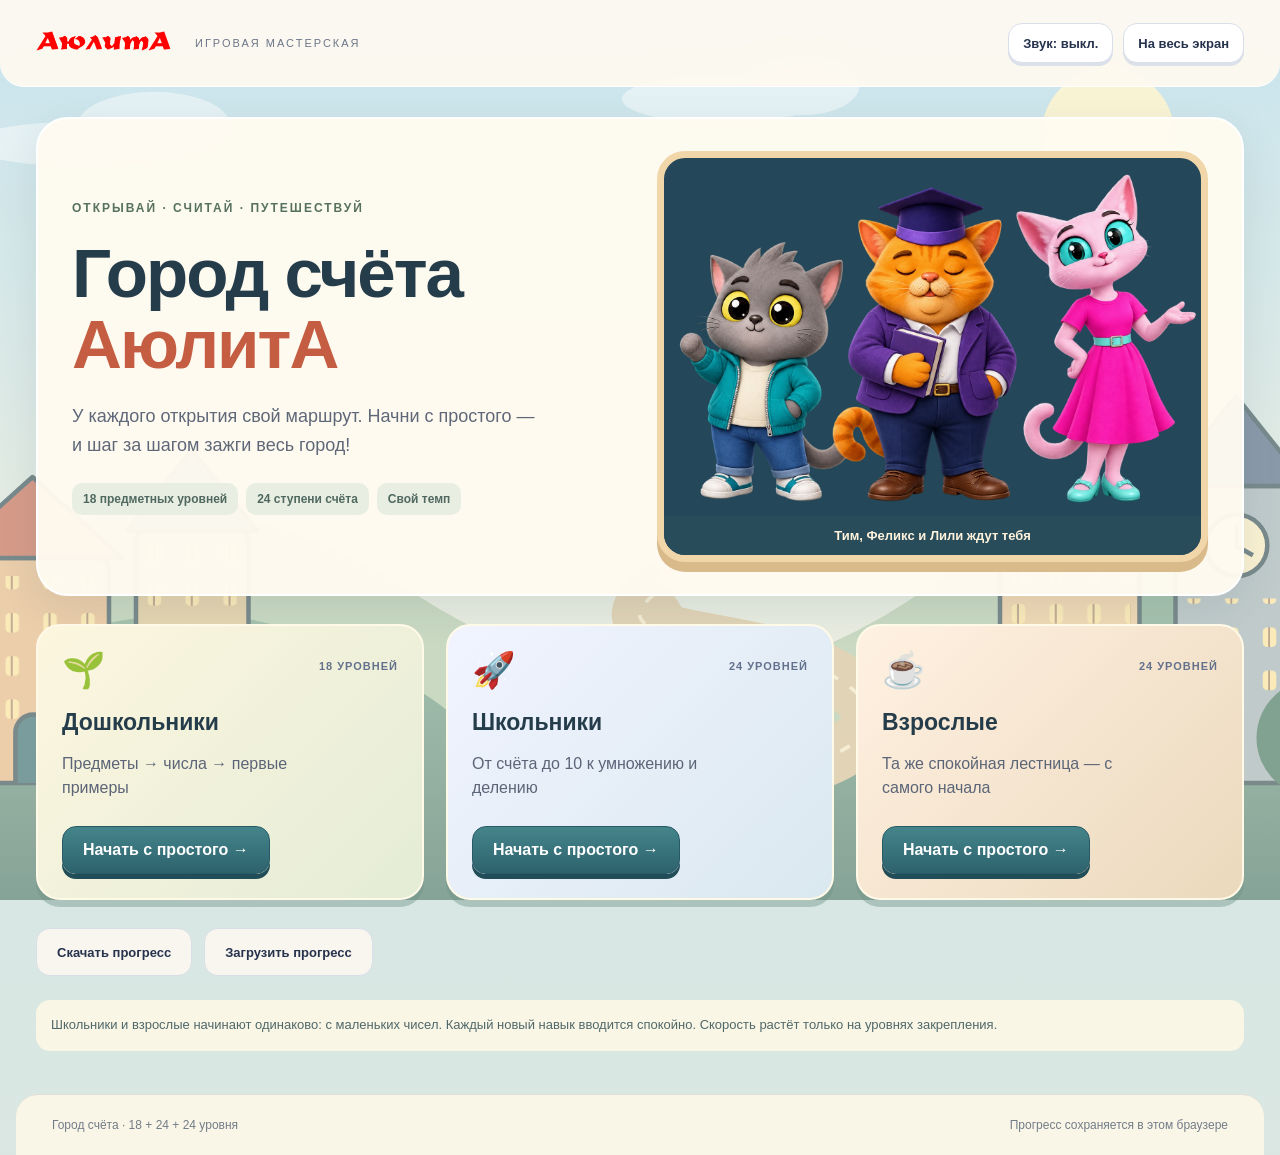
<file: games/mental-math/index.html>
<!doctype html><html lang="ru"><head><meta charset="utf-8"><meta name="viewport" content="width=device-width,initial-scale=1"><meta name="theme-color" content="#283b66"><title>Город счёта АюлитА</title><link rel="stylesheet" href="style.css"></head><body>
<header><a class="brand" href="./" aria-label="Город счёта — начало"><img src="../../assets/aulita-wordmark.png" alt="АюлитА"></a><span class="edition">ИГРОВАЯ МАСТЕРСКАЯ</span><nav><button id="sound" aria-pressed="false">Звук: выкл.</button><button id="full">На весь экран</button></nav></header>
<main id="app"></main><p id="storage" role="status"></p><footer>Город счёта · 18 + 24 + 24 уровня <span>Прогресс сохраняется в этом браузере</span></footer>
<dialog id="help"><div class="dialog-head"><span id="help-label">Как считать</span><button id="close-help" aria-label="Закрыть объяснение">×</button></div><div id="model"></div><p id="step" aria-live="polite"></p><div class="actions"><button id="prev-step">Назад</button><button id="next-step" class="primary">Дальше</button><button id="read-step">Послушать</button></div></dialog>
<script type="module" src="app.mjs"></script></body></html>
</file>
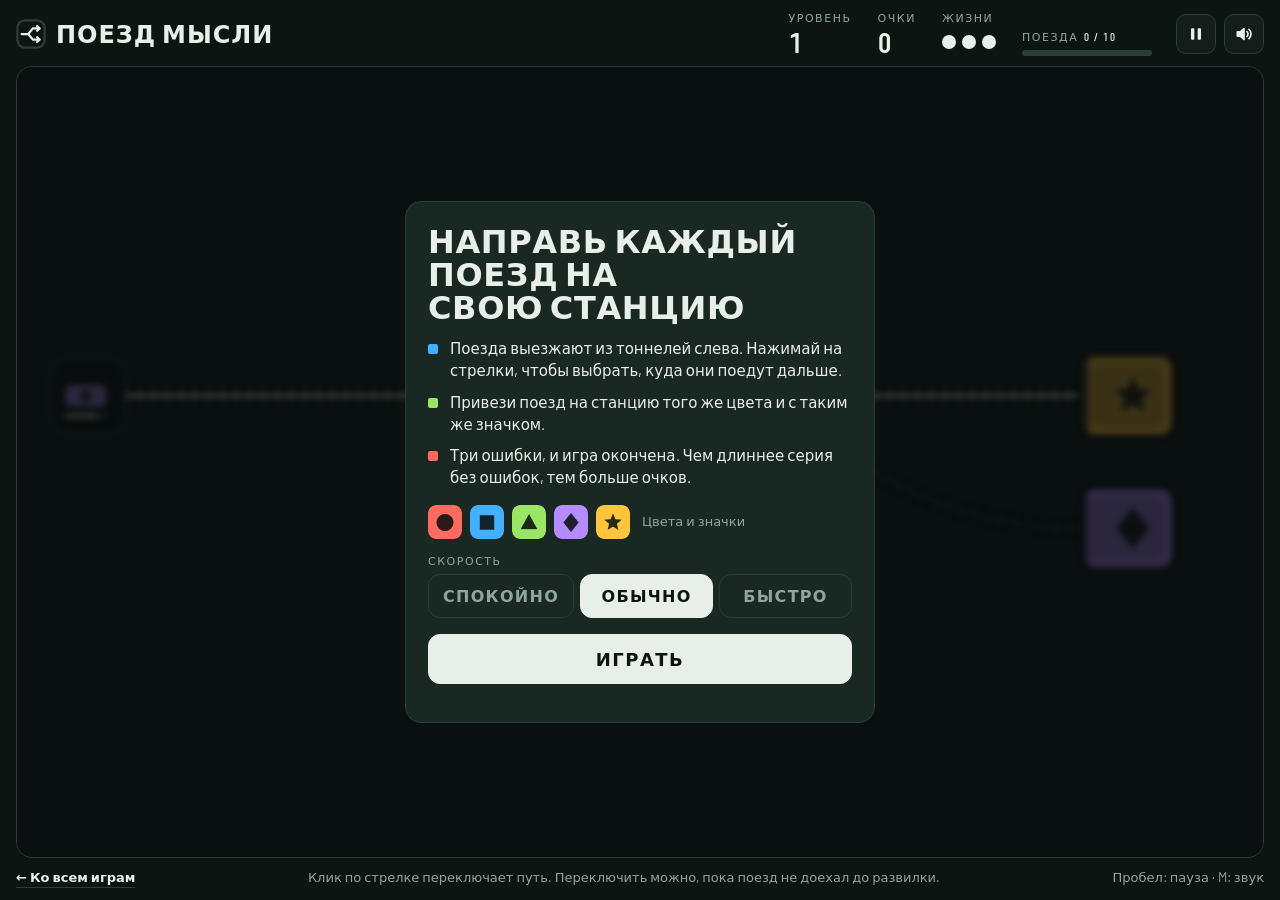
<file: games/train-of-thought/index.html>
<!doctype html>
<html lang="ru">
<head>
<meta charset="utf-8">
<meta name="viewport" content="width=device-width, initial-scale=1, viewport-fit=cover">
<title>Поезд мысли</title>
<meta name="claude:viewport-fit-sides" content="cover">
<link href="https://fonts.googleapis.com/css2?family=Barlow+Condensed:wght@500;600;700&family=Barlow:wght@400;500;600&display=swap" rel="stylesheet">
<style>
/* Layout: one-screen control board. HUD strip on top, the track diagram fills the rest, overlays sit over the board. */
:root {
  --ground: #0d1513;
  --panel: #131e1b;
  --panel-2: #1a2824;
  --line: #2a3d38;
  --text: #e8efe9;
  --muted: #8fa69d;
  --bed: #090f0e;
  --scrim: rgba(8, 13, 12, 0.76);
  --danger: #ff5d68;
  --c0: #ff6b5e;
  --c1: #43b0ff;
  --c2: #9be564;
  --c3: #b48cff;
  --c4: #ffc53d;
  --tie: #1f2e29;
  --tie-on: #4a5f57;
  --rail: #2f423b;
  --rail-on: #f1f6ee;
  --knob: #5d746a;
  --font-display: "Barlow Condensed", "Arial Narrow", "Roboto Condensed", system-ui, sans-serif;
  --font-body: "Barlow", system-ui, -apple-system, "Segoe UI", Roboto, sans-serif;
  color-scheme: dark;
}
* { box-sizing: border-box; }
[hidden] { display: none !important; }
html, body { height: 100%; }
body {
  margin: 0;
  background: var(--ground);
  color: var(--text);
  font: 15px/1.45 var(--font-body);
  padding-left: max(16px, env(safe-area-inset-left, 0px));
  padding-right: max(16px, env(safe-area-inset-right, 0px));
  overflow: hidden;
  -webkit-tap-highlight-color: transparent;
}
.app { height: 100%; display: flex; flex-direction: column; gap: 10px; padding-block: 12px; min-height: 0; }

/* HUD */
.hud { display: flex; align-items: center; flex-wrap: wrap; gap: 12px 24px; }
.brand { display: flex; align-items: center; gap: 10px; margin-right: auto; }
.brand svg { width: 30px; height: 30px; flex: none; }
.brand h1 { margin: 0; font: 600 24px/1 var(--font-display); letter-spacing: 0.04em; text-transform: uppercase; white-space: nowrap; }
.stats { display: flex; align-items: flex-end; flex-wrap: wrap; gap: 10px 26px; }
.stat { display: flex; flex-direction: column; gap: 5px; min-width: 0; }
.lab { font: 500 11px/1 var(--font-display); letter-spacing: 0.14em; text-transform: uppercase; color: var(--muted); white-space: nowrap; }
.stat b { font: 600 28px/1 var(--font-display); font-variant-numeric: tabular-nums; }
.score-row { display: flex; align-items: baseline; gap: 10px; }
.streak { font: 600 13px/1 var(--font-display); letter-spacing: 0.08em; text-transform: uppercase; color: var(--ground); background: var(--text); padding: 3px 7px; border-radius: 6px; }
.pips { display: flex; gap: 6px; height: 28px; align-items: center; }
.pips i { width: 14px; height: 14px; border-radius: 50%; background: var(--text); transition: background 0.2s, box-shadow 0.2s; box-shadow: 0 0 0 0 transparent; }
.pips i.lost { background: transparent; box-shadow: inset 0 0 0 2px var(--line); }
.progress { min-width: 130px; }
.progress .lab span { color: var(--text); font-variant-numeric: tabular-nums; margin-left: 6px; }
.bar { height: 6px; border-radius: 3px; background: var(--line); overflow: hidden; margin-top: 3px; }
.bar i { display: block; height: 100%; width: 0; background: var(--text); border-radius: 3px; transition: width 0.3s; }
.tools { display: flex; gap: 8px; }
.icon-btn { width: 40px; height: 40px; display: grid; place-items: center; border-radius: 10px; border: 1px solid var(--line); background: var(--panel); color: var(--text); cursor: pointer; padding: 0; }
.icon-btn:hover { background: var(--panel-2); }
.icon-btn svg { width: 20px; height: 20px; }

/* Board */
.board { position: relative; flex: 1; min-height: 0; border-radius: 16px; overflow: hidden; background: var(--panel); border: 1px solid var(--line); }
#cv { position: absolute; inset: 0; width: 100%; height: 100%; display: block; touch-action: manipulation; }
.hint { color: var(--muted); font-size: 13px; display: flex; justify-content: space-between; gap: 6px 16px; flex-wrap: wrap; }
.back { color: var(--text); font-weight: 600; text-decoration: none; border-bottom: 1px solid var(--line); }
.back:hover { border-color: var(--text); }
.touch-only { display: none; }
@media (hover: none) { .touch-only { display: inline; } .kbd-only { display: none; } }

/* Overlays */
.overlay { position: absolute; inset: 0; display: flex; padding: 16px; background: var(--scrim); backdrop-filter: blur(3px); -webkit-backdrop-filter: blur(3px); overflow: auto; }
.card { width: min(470px, 100%); margin: auto; background: var(--panel-2); border: 1px solid var(--line); border-radius: 16px; padding: 22px; display: flex; flex-direction: column; gap: 16px; }
.card h2 { margin: 0; font: 600 32px/1.02 var(--font-display); letter-spacing: 0.02em; text-transform: uppercase; text-wrap: balance; }
.card p { margin: 0; color: var(--muted); }
.rules { margin: 0; padding: 0; list-style: none; display: flex; flex-direction: column; gap: 10px; }
.rules li { display: grid; grid-template-columns: 10px 1fr; gap: 12px; align-items: start; }
.rules li::before { content: ""; width: 10px; height: 10px; margin-top: 6px; border-radius: 2px; background: var(--dot); }
.legend { display: flex; gap: 8px; align-items: center; flex-wrap: wrap; }
.legend canvas { width: 34px; height: 34px; border-radius: 8px; display: block; }
.legend span { font-size: 13px; color: var(--muted); margin-left: 4px; }
.seg { display: grid; grid-template-columns: repeat(3, 1fr); gap: 6px; }
.seg button, .btn { appearance: none; font: 600 16px/1 var(--font-display); letter-spacing: 0.08em; text-transform: uppercase; padding: 13px 14px; border-radius: 12px; border: 1px solid var(--line); background: transparent; color: var(--muted); cursor: pointer; }
.seg button:hover { color: var(--text); }
.seg button[aria-checked="true"] { background: var(--text); color: var(--ground); border-color: var(--text); }
.btn { color: var(--text); background: var(--panel); }
.btn:hover { background: var(--ground); }
.btn.primary { background: var(--text); color: var(--ground); border-color: var(--text); font-size: 18px; padding: 15px 20px; }
.btn.primary:hover { background: #ffffff; }
.btn-row { display: flex; gap: 8px; flex-wrap: wrap; }
.btn-row .btn { flex: 1 1 auto; }
.facts { margin: 0; display: grid; grid-template-columns: repeat(2, 1fr); gap: 12px 16px; }
.facts div { border-top: 1px solid var(--line); padding-top: 8px; min-width: 0; }
.facts dt { font: 500 11px/1 var(--font-display); letter-spacing: 0.14em; text-transform: uppercase; color: var(--muted); }
.facts dd { margin: 6px 0 0; font: 600 26px/1 var(--font-display); font-variant-numeric: tabular-nums; }
.best { font-size: 13px; color: var(--muted); text-align: center; }
button:focus-visible { outline: 2px solid var(--text); outline-offset: 2px; }

@media (max-width: 640px) {
  .brand h1 { font-size: 21px; }
  .stats { order: 3; flex: 1 1 100%; justify-content: space-between; gap: 10px 14px; }
  .tools { margin-left: 0; }
  .stat b { font-size: 24px; }
  .progress { flex: 1 1 100px; }
  .card { padding: 18px; }
  .card h2 { font-size: 28px; }
}
@media (prefers-reduced-motion: reduce) {
  .pips i, .bar i { transition: none; }
}
</style>

<div class="app">
  <header class="hud">
    <div class="brand">
      <svg viewBox="0 0 32 32" fill="none" stroke="currentColor" stroke-width="2.4" stroke-linecap="round" stroke-linejoin="round" aria-hidden="true">
        <rect x="1.5" y="1.5" width="29" height="29" rx="8" stroke="var(--line)"></rect>
        <path d="M6 16h7l5-6h7M13 16l5 6h7"></path>
        <path d="M22.5 7.5 25 10l-2.5 2.5M22.5 19.5 25 22l-2.5 2.5"></path>
      </svg>
      <h1>Поезд мысли</h1>
    </div>
    <div class="stats">
      <div class="stat"><span class="lab">Уровень</span><b id="level">1</b></div>
      <div class="stat"><span class="lab">Очки</span><div class="score-row"><b id="score">0</b><span class="streak" id="streak" hidden></span></div></div>
      <div class="stat"><span class="lab">Жизни</span><span class="pips" id="lives"><i></i><i></i><i></i></span></div>
      <div class="stat progress"><span class="lab">Поезда<span id="progText">0 / 0</span></span><div class="bar"><i id="barFill"></i></div></div>
    </div>
    <div class="tools">
      <button class="icon-btn" id="btnPause" type="button" aria-label="Пауза" title="Пауза (пробел)">
        <svg viewBox="0 0 24 24" fill="currentColor" aria-hidden="true"><rect x="6" y="5" width="4" height="14" rx="1"></rect><rect x="14" y="5" width="4" height="14" rx="1"></rect></svg>
      </button>
      <button class="icon-btn" id="btnSound" type="button" aria-label="Выключить звук" title="Звук (M)">
        <svg id="icoSound" viewBox="0 0 24 24" fill="none" stroke="currentColor" stroke-width="2" stroke-linecap="round" stroke-linejoin="round" aria-hidden="true"><path d="M4 9.5h3.5L12 5.5v13l-4.5-4H4z" fill="currentColor"></path><path d="M15.5 9a4 4 0 0 1 0 6M18 6.5a7.5 7.5 0 0 1 0 11"></path></svg>
      </button>
    </div>
  </header>

  <main class="board" id="board">
    <canvas id="cv" aria-label="Игровое поле с железнодорожными путями"></canvas>

    <section class="overlay" id="ovMenu">
      <div class="card">
        <h2>Направь каждый поезд на свою станцию</h2>
        <ul class="rules">
          <li style="--dot: var(--c1)">Поезда выезжают из тоннелей слева. Нажимай на стрелки, чтобы выбрать, куда они поедут дальше.</li>
          <li style="--dot: var(--c2)">Привези поезд на станцию того же цвета и с таким же значком.</li>
          <li style="--dot: var(--c0)">Три ошибки, и игра окончена. Чем длиннее серия без ошибок, тем больше очков.</li>
        </ul>
        <div class="legend" id="legend"><span>Цвета и значки</span></div>
        <div>
          <div class="lab" style="margin-bottom:8px">Скорость</div>
          <div class="seg" role="radiogroup" aria-label="Скорость игры" id="diffSeg">
            <button type="button" role="radio" aria-checked="false" data-diff="calm">Спокойно</button>
            <button type="button" role="radio" aria-checked="true" data-diff="normal">Обычно</button>
            <button type="button" role="radio" aria-checked="false" data-diff="fast">Быстро</button>
          </div>
        </div>
        <button class="btn primary" id="btnStart" type="button">Играть</button>
        <div class="best" id="bestMenu"></div>
      </div>
    </section>

    <section class="overlay" id="ovPause" hidden>
      <div class="card">
        <h2>Пауза</h2>
        <p>Поезда стоят. Можно спокойно обдумать маршруты.</p>
        <div class="btn-row">
          <button class="btn primary" id="btnResume" type="button">Продолжить</button>
          <button class="btn" id="btnRestartP" type="button">Заново</button>
          <button class="btn" id="btnMenuP" type="button">В меню</button>
        </div>
      </div>
    </section>

    <section class="overlay" id="ovLevel" hidden>
      <div class="card">
        <h2 id="lvTitle">Уровень пройден</h2>
        <dl class="facts">
          <div><dt>Доставлено верно</dt><dd id="lvCorrect">0</dd></div>
          <div><dt>Бонус за чистый уровень</dt><dd id="lvBonus">0</dd></div>
          <div><dt>Очки</dt><dd id="lvScore">0</dd></div>
          <div><dt>Жизни</dt><dd id="lvLives">3</dd></div>
        </dl>
        <p id="lvNote"></p>
        <button class="btn primary" id="btnNext" type="button">Дальше</button>
      </div>
    </section>

    <section class="overlay" id="ovOver" hidden>
      <div class="card">
        <h2>Игра окончена</h2>
        <dl class="facts">
          <div><dt>Очки</dt><dd id="ovScore">0</dd></div>
          <div><dt>Лучший результат</dt><dd id="ovBest">0</dd></div>
          <div><dt>Достигнут уровень</dt><dd id="ovLevelNo">1</dd></div>
          <div><dt>Точность</dt><dd id="ovAcc">0%</dd></div>
        </dl>
        <p id="ovNote"></p>
        <div class="btn-row">
          <button class="btn primary" id="btnAgain" type="button">Играть снова</button>
          <button class="btn" id="btnMenuO" type="button">В меню</button>
        </div>
      </div>
    </section>
  </main>

  <footer class="hint">
    <a class="back" href="../brain/">← Ко всем играм</a>
    <span><span class="kbd-only">Клик по стрелке переключает путь</span><span class="touch-only">Касание стрелки переключает путь</span>. Переключить можно, пока поезд не доехал до развилки.</span>
    <span class="kbd-only">Пробел: пауза · M: звук</span>
  </footer>
</div>

<script>
(function () {
  'use strict';
  var TAU = Math.PI * 2;
  var $ = function (id) { return document.getElementById(id); };
  var rootStyle = getComputedStyle(document.documentElement);
  function tok(name, fallback) { return rootStyle.getPropertyValue(name).trim() || fallback; }

  var T = {
    panel: tok('--panel', '#131e1b'), panel2: tok('--panel-2', '#1a2824'), line: tok('--line', '#2a3d38'),
    text: tok('--text', '#e8efe9'), bed: tok('--bed', '#090f0e'), tie: tok('--tie', '#1f2e29'),
    tieOn: tok('--tie-on', '#4a5f57'), rail: tok('--rail', '#2f423b'), railOn: tok('--rail-on', '#f1f6ee'),
    knob: tok('--knob', '#5d746a'), danger: tok('--danger', '#ff5d68'), ground: tok('--ground', '#0d1513')
  };
  var FONT_D = '"Barlow Condensed", "Arial Narrow", system-ui, sans-serif';
  var FONT_B = '"Barlow", system-ui, sans-serif';

  var COLORS = [
    { hex: tok('--c0', '#ff6b5e'), shape: 'circle' },
    { hex: tok('--c1', '#43b0ff'), shape: 'square' },
    { hex: tok('--c2', '#9be564'), shape: 'triangle' },
    { hex: tok('--c3', '#b48cff'), shape: 'diamond' },
    { hex: tok('--c4', '#ffc53d'), shape: 'star' }
  ];
  var DIFFS = { calm: { speed: 0.82, rate: 1.3 }, normal: { speed: 1, rate: 1 }, fast: { speed: 1.25, rate: 0.8 } };
  var DIFF_NAMES = { calm: 'Спокойно', normal: 'Обычно', fast: 'Быстро' };
  var W = 1000, SPAWN_X = 80, STATION_X = W - 100;
  var reduceMotion = window.matchMedia && window.matchMedia('(prefers-reduced-motion: reduce)').matches;

  var board = $('board'), cv = $('cv'), ctx = cv.getContext('2d');
  var dpr = 1, time = 0, post = [];
  var view = { cw: 0, ch: 0, s: 1, u: 1, portrait: false, a: 1, b: 0, c: 0, d: 1, e: 0, f: 0 };

  var game = {
    state: 'menu', diff: 'normal', levelNo: 1, score: 0, lives: 3, streak: 0,
    totalCorrect: 0, totalResolved: 0, lv: null, floats: [], shake: 0, banner: null,
    hintDone: false, hover: null, gap: 48, settle: 0
  };

  /* ---------- helpers ---------- */
  function rnd(n) { return Math.floor(Math.random() * n); }
  function shuffle(a) { for (var i = a.length - 1; i > 0; i--) { var j = rnd(i + 1); var t = a[i]; a[i] = a[j]; a[j] = t; } return a; }
  function plural(n, a, b, c) { var m = n % 10, h = n % 100; return (m === 1 && h !== 11) ? a : (m >= 2 && m <= 4 && (h < 10 || h >= 20)) ? b : c; }
  function rr(c, x, y, w, h, r) {
    c.beginPath(); c.moveTo(x + r, y); c.arcTo(x + w, y, x + w, y + h, r); c.arcTo(x + w, y + h, x, y + h, r);
    c.arcTo(x, y + h, x, y, r); c.arcTo(x, y, x + w, y, r); c.closePath();
  }
  function glyph(c, shape, x, y, r, fill) {
    c.fillStyle = fill; c.beginPath();
    if (shape === 'circle') { c.arc(x, y, r, 0, TAU); }
    else if (shape === 'square') { c.rect(x - r * 0.85, y - r * 0.85, r * 1.7, r * 1.7); }
    else if (shape === 'triangle') { c.moveTo(x, y - r); c.lineTo(x + r * 0.98, y + r * 0.78); c.lineTo(x - r * 0.98, y + r * 0.78); c.closePath(); }
    else if (shape === 'diamond') { c.moveTo(x, y - r * 1.12); c.lineTo(x + r * 0.9, y); c.lineTo(x, y + r * 1.12); c.lineTo(x - r * 0.9, y); c.closePath(); }
    else {
      for (var i = 0; i < 10; i++) {
        var ang = -Math.PI / 2 + i * Math.PI / 5, rad = i % 2 ? r * 0.48 : r * 1.08;
        var px = x + Math.cos(ang) * rad, py = y + Math.sin(ang) * rad;
        if (i) c.lineTo(px, py); else c.moveTo(px, py);
      }
      c.closePath();
    }
    c.fill();
  }
  function store(key, val) { try { if (val === undefined) return window.localStorage.getItem(key); window.localStorage.setItem(key, String(val)); } catch (e) { /* storage unavailable */ } return null; }

  /* ---------- sound ---------- */
  var actx = null, muted = store('poezd.muted') === '1';
  function ensureAudio() {
    if (!actx) { try { actx = new (window.AudioContext || window.webkitAudioContext)(); } catch (e) { actx = null; } }
    if (actx && actx.state === 'suspended') { try { actx.resume(); } catch (e) { /* ignore */ } }
  }
  function tone(f, d, type, v, delay, to) {
    if (muted || !actx) return;
    var t0 = actx.currentTime + (delay || 0), o = actx.createOscillator(), g = actx.createGain();
    o.type = type || 'sine'; o.frequency.setValueAtTime(f, t0);
    if (to) o.frequency.exponentialRampToValueAtTime(to, t0 + d);
    g.gain.setValueAtTime(0.0001, t0); g.gain.exponentialRampToValueAtTime(v || 0.06, t0 + 0.012); g.gain.exponentialRampToValueAtTime(0.0001, t0 + d);
    o.connect(g); g.connect(actx.destination); o.start(t0); o.stop(t0 + d + 0.03);
  }
  var sfx = {
    click: function () { tone(420, 0.06, 'square', 0.035); tone(300, 0.07, 'square', 0.03, 0.04); },
    ok: function () { tone(660, 0.12, 'triangle', 0.07); tone(990, 0.2, 'triangle', 0.06, 0.09); },
    bad: function () { tone(190, 0.38, 'sawtooth', 0.07, 0, 70); },
    level: function () { [523, 659, 784, 1047].forEach(function (f, i) { tone(f, 0.22, 'triangle', 0.06, i * 0.1); }); },
    over: function () { [392, 330, 262, 196].forEach(function (f, i) { tone(f, 0.3, 'triangle', 0.06, i * 0.16); }); }
  };

  /* ---------- level generation ---------- */
  function makeEdge(from, to, x1, y1, x2, y2) {
    var N = 28, pts = [], cum = 0, dx = (x2 - x1) * 0.5;
    for (var i = 0; i <= N; i++) {
      var t = i / N, m = 1 - t;
      var x = m * m * m * x1 + 3 * m * m * t * (x1 + dx) + 3 * m * t * t * (x2 - dx) + t * t * t * x2;
      var y = m * m * m * y1 + 3 * m * m * t * y1 + 3 * m * t * t * y2 + t * t * t * y2;
      if (i > 0) cum += Math.hypot(x - pts[i - 1].x, y - pts[i - 1].y);
      pts.push({ x: x, y: y, s: cum });
    }
    var path = new Path2D();
    path.moveTo(pts[0].x, pts[0].y);
    for (var k = 1; k < pts.length; k++) path.lineTo(pts[k].x, pts[k].y);
    return { from: from, to: to, pts: pts, len: cum, trains: [], path: path, ang0: Math.atan2(pts[3].y - pts[0].y, pts[3].x - pts[0].x) };
  }

  function buildLevel(no) {
    var R = Math.min(5, 2 + Math.floor((no - 1) / 2));
    var S = Math.min(R, 1 + Math.floor(no / 2));
    var spawnRows = shuffle(Array.apply(null, Array(R)).map(function (_, i) { return i; })).slice(0, S).sort(function (a, b) { return a - b; });
    function dir(c, r) { var d = ((c + r) % 2 === 0) ? 1 : -1; if (r + d < 0 || r + d >= R) d = -d; return d; }
    function reachFrom(rows, C) {
      var cols = [new Set(rows)];
      for (var c = 0; c < C; c++) {
        var nx = new Set();
        cols[c].forEach(function (r) { nx.add(r); nx.add(r + dir(c, r)); });
        cols.push(nx);
      }
      return cols;
    }
    var C = 1;
    while (C < 10) {
      var ok = true;
      for (var q = 0; q < spawnRows.length; q++) { if (reachFrom([spawnRows[q]], C)[C].size < R) ok = false; }
      if (ok) break;
      C++;
    }
    C += (no >= 4 ? 1 : 0) + (no >= 9 ? 1 : 0);
    var cols = reachFrom(spawnRows, C);

    var rowGap = 108, H = (R - 1) * rowGap + 190;
    function Y(r) { return H / 2 + (r - (R - 1) / 2) * rowGap; }
    var xStart = SPAWN_X + 150, xEnd = STATION_X - 150, xs = [];
    for (var c = 0; c < C; c++) xs.push(C === 1 ? (xStart + xEnd) / 2 : xStart + (xEnd - xStart) * c / (C - 1));

    var nodes = [], J = {}, edges = [];
    for (var cc = 0; cc < C; cc++) {
      cols[cc].forEach(function (r) {
        var n = { type: 'junction', c: cc, r: r, x: xs[cc], y: Y(r), outs: [], state: 0, ang: 0, pulse: 0 };
        J[cc + ',' + r] = n; nodes.push(n);
      });
    }
    var palette = shuffle([0, 1, 2, 3, 4]).slice(0, R);
    var stations = [];
    for (var r = 0; r < R; r++) stations.push({ type: 'station', r: r, x: STATION_X, y: Y(r), color: palette[r], flash: 0, kind: 'ok' });

    function add(e, from, to) { edges.push(e); return e; }
    var spawns = spawnRows.map(function (row, i) {
      var sp = { type: 'spawn', row: row, x: SPAWN_X, y: Y(row), edge: null, timer: 1.0 + i * 1.4, interval: 4, nextColor: palette[rnd(R)] };
      sp.edge = add(makeEdge(sp, J['0,' + row], SPAWN_X, Y(row), xs[0], Y(row)));
      return sp;
    });
    nodes.forEach(function (n) {
      var d = dir(n.c, n.r);
      [n.r, n.r + d].forEach(function (tr) {
        var to, tx;
        if (n.c + 1 < C) { to = J[(n.c + 1) + ',' + tr]; tx = to.x; }
        else { to = stations[tr]; tx = STATION_X - 36; }
        n.outs.push(add(makeEdge(n, to, n.x, n.y, tx, Y(tr))));
      });
      n.state = Math.random() < 0.5 ? 0 : 1;
      n.ang = n.outs[n.state].ang0;
    });

    var total = Math.min(30, 8 + 2 * no);
    var lv = {
      no: no, R: R, C: C, S: S, H: H, nodes: nodes, spawns: spawns, stations: stations, edges: edges,
      stColors: palette.slice(), total: total, toSpawn: total, alive: 0, resolved: 0, correct: 0, wrong: 0,
      gInterval: Math.max(1.4, 4.6 - 0.28 * no), speed: Math.min(175, 80 + 8 * no)
    };
    var df = DIFFS[game.diff];
    spawns.forEach(function (sp) { sp.interval = lv.gInterval * S * df.rate; });
    if (no === 1 && spawns.length) {
      var first = spawns[0].edge.to, idle = first.outs[1 - first.state].to;
      if (idle.type === 'station') spawns[0].nextColor = idle.color;
    }
    return lv;
  }

  /* ---------- view ---------- */
  function computeView() {
    var cw = board.clientWidth, ch = board.clientHeight, lv = game.lv, H = lv ? lv.H : 560, pad = 10;
    var portrait = ch > cw * 1.1, s;
    view.cw = cw; view.ch = ch; view.portrait = portrait;
    if (portrait) {
      s = Math.min((cw - pad * 2) / H, (ch - pad * 2) / W);
      view.a = 0; view.b = s; view.c = s; view.d = 0; view.e = (cw - H * s) / 2; view.f = (ch - W * s) / 2;
    } else {
      s = Math.min((cw - pad * 2) / W, (ch - pad * 2) / H);
      view.a = s; view.b = 0; view.c = 0; view.d = s; view.e = (cw - W * s) / 2; view.f = (ch - H * s) / 2;
    }
    view.s = s; view.u = Math.min(1.6, Math.max(1, 0.62 / s));
    game.gap = 34 * view.u + 14;
  }
  function toScreen(x, y) { return view.portrait ? [view.s * y + view.e, view.s * x + view.f] : [view.s * x + view.e, view.s * y + view.f]; }
  function toLogical(sx, sy) { return view.portrait ? [(sy - view.f) / view.s, (sx - view.e) / view.s] : [(sx - view.e) / view.s, (sy - view.f) / view.s]; }
  function resize() {
    dpr = Math.min(2, window.devicePixelRatio || 1);
    var cw = board.clientWidth, ch = board.clientHeight;
    if (!cw || !ch) return;
    cv.width = Math.round(cw * dpr); cv.height = Math.round(ch * dpr);
    computeView();
  }

  var dotPattern = null;
  (function () {
    var p = document.createElement('canvas'); p.width = 26; p.height = 26;
    var pc = p.getContext('2d'); pc.fillStyle = T.line; pc.globalAlpha = 0.55; pc.beginPath(); pc.arc(13, 13, 1.1, 0, TAU); pc.fill();
    dotPattern = ctx.createPattern(p, 'repeat');
  })();

  /* ---------- geometry ---------- */
  function posAt(e, d) {
    var p = e.pts, lo = 0, hi = p.length - 1;
    if (d <= 0) d = 0; if (d >= e.len) d = e.len;
    while (hi - lo > 1) { var m = (lo + hi) >> 1; if (p[m].s <= d) lo = m; else hi = m; }
    var a = p[lo], b = p[hi], seg = (b.s - a.s) || 1, t = Math.min(1, Math.max(0, (d - a.s) / seg));
    return { x: a.x + (b.x - a.x) * t, y: a.y + (b.y - a.y) * t, a: Math.atan2(b.y - a.y, b.x - a.x) };
  }
  function pickJunction(x, y) {
    var lv = game.lv; if (!lv) return null;
    var best = null, bd = Math.max(26, 26 / view.s);
    lv.nodes.forEach(function (n) { var d = Math.hypot(n.x - x, n.y - y); if (d < bd) { bd = d; best = n; } });
    return best;
  }

  /* ---------- simulation ---------- */
  function spawnTrain(sp) {
    var lv = game.lv;
    var t = { color: sp.nextColor, edge: sp.edge, d: 0, speed: lv.speed * DIFFS[game.diff].speed };
    sp.edge.trains.push(t); lv.toSpawn--; lv.alive++;
    sp.nextColor = lv.stColors[rnd(lv.stColors.length)];
    sp.timer = sp.interval * (0.8 + Math.random() * 0.4);
  }
  function minD(list) { var m = Infinity; for (var i = 0; i < list.length; i++) if (list[i].d < m) m = list[i].d; return m; }

  function arrive(t, st) {
    var lv = game.lv; lv.alive--; lv.resolved++; game.totalResolved++;
    st.flash = 1;
    if (t.color === st.color) {
      game.streak++; lv.correct++; game.totalCorrect++;
      var mult = Math.min(5, 1 + Math.floor(game.streak / 3)), pts = 100 * mult;
      game.score += pts; st.kind = 'ok';
      game.floats.push({ x: st.x, y: st.y - 44, text: '+' + pts, color: T.text, t: 0 });
      sfx.ok();
    } else {
      game.lives--; game.streak = 0; lv.wrong++; st.kind = 'bad';
      game.shake = reduceMotion ? 0 : 1;
      game.floats.push({ x: st.x, y: st.y - 44, text: 'Ошибка', color: T.danger, t: 0 });
      sfx.bad();
      if (game.lives <= 0) { updateHUD(); gameOver(); return; }
    }
    updateHUD();
  }

  function update(dt) {
    var lv = game.lv;
    for (var i = 0; i < lv.spawns.length; i++) {
      if (lv.toSpawn <= 0) break;
      var sp = lv.spawns[i];
      sp.timer -= dt;
      if (sp.timer <= 0) { if (minD(sp.edge.trains) > game.gap) spawnTrain(sp); else sp.timer = 0; }
    }
    for (var k = 0; k < lv.edges.length; k++) {
      var e = lv.edges[k], arr = e.trains;
      if (!arr.length) continue;
      if (arr.length > 1) arr.sort(function (a, b) { return b.d - a.d; });
      var leave = null;
      for (var j = 0; j < arr.length; j++) {
        var t = arr[j], nd = t.d + t.speed * dt;
        if (j > 0) { var lim = arr[j - 1].d - game.gap; if (nd > lim) nd = Math.max(t.d, lim); }
        t.d = nd;
        if (j === 0 && t.d >= e.len) {
          var node = e.to;
          if (node.type === 'station') { leave = { t: t, to: null }; }
          else {
            var out = node.outs[node.state];
            if (minD(out.trains) > game.gap) leave = { t: t, to: out }; else t.d = e.len;
          }
        }
      }
      if (leave) {
        arr.splice(arr.indexOf(leave.t), 1);
        if (leave.to) { leave.t.edge = leave.to; leave.t.d = 0; leave.to.trains.push(leave.t); }
        else { arrive(leave.t, e.to); if (game.state !== 'playing') return; }
      }
    }
    if (lv.toSpawn <= 0 && lv.alive <= 0 && game.state === 'playing') { game.state = 'settling'; game.settle = 0.9; }
  }

  function smooth(dt) {
    var lv = game.lv;
    if (lv) {
      lv.nodes.forEach(function (n) {
        var target = n.outs[n.state].ang0, diff = target - n.ang;
        while (diff > Math.PI) diff -= TAU; while (diff < -Math.PI) diff += TAU;
        n.ang += diff * Math.min(1, dt * 16);
        if (n.pulse > 0) n.pulse = Math.max(0, n.pulse - dt * 2.4);
      });
      lv.stations.forEach(function (s) { if (s.flash > 0) s.flash = Math.max(0, s.flash - dt * 1.6); });
    }
    if (game.shake > 0) game.shake = Math.max(0, game.shake - dt * 2.2);
    if (game.banner) { game.banner.t += dt; if (game.banner.t > 2.4) game.banner = null; }
    for (var i = game.floats.length - 1; i >= 0; i--) { game.floats[i].t += dt; if (game.floats[i].t > 1.3) game.floats.splice(i, 1); }
  }

  /* ---------- drawing ---------- */
  function drawEdge(e, lit, u) {
    ctx.lineCap = 'butt'; ctx.lineJoin = 'round';
    ctx.setLineDash([]); ctx.strokeStyle = T.bed; ctx.lineWidth = 17 * u; ctx.stroke(e.path);
    ctx.strokeStyle = lit ? T.tieOn : T.tie; ctx.lineWidth = 13 * u; ctx.setLineDash([2.2 * u, 9 * u]); ctx.stroke(e.path);
    ctx.setLineDash([]); ctx.strokeStyle = lit ? T.railOn : T.rail; ctx.lineWidth = (lit ? 2.8 : 2.2) * u; ctx.stroke(e.path);
  }
  function drawJunction(n, u) {
    var r = 15 * u, hot = game.hover === n && game.state === 'playing';
    ctx.fillStyle = T.bed; ctx.beginPath(); ctx.arc(n.x, n.y, r + 3.5 * u, 0, TAU); ctx.fill();
    ctx.fillStyle = T.panel2; ctx.strokeStyle = hot ? T.railOn : T.knob; ctx.lineWidth = 2.2 * u;
    ctx.beginPath(); ctx.arc(n.x, n.y, r, 0, TAU); ctx.fill(); ctx.stroke();
    ctx.save(); ctx.translate(n.x, n.y); ctx.rotate(n.ang);
    ctx.fillStyle = T.railOn; ctx.beginPath();
    ctx.moveTo(8.5 * u, 0); ctx.lineTo(-4.5 * u, -6.5 * u); ctx.lineTo(-1.5 * u, 0); ctx.lineTo(-4.5 * u, 6.5 * u); ctx.closePath(); ctx.fill();
    ctx.restore();
    if (n.pulse > 0) {
      ctx.strokeStyle = 'rgba(241,246,238,' + (n.pulse * 0.75).toFixed(3) + ')'; ctx.lineWidth = 2 * u;
      ctx.beginPath(); ctx.arc(n.x, n.y, r + (1 - n.pulse) * 18 * u, 0, TAU); ctx.stroke();
    }
  }
  function drawStation(st) {
    var w = 72, h = 64, x = st.x - w / 2 - 2, y = st.y - h / 2, col = COLORS[st.color].hex;
    ctx.fillStyle = T.bed; rr(ctx, x - 5, y - 5, w + 10, h + 10, 14); ctx.fill();
    ctx.fillStyle = col; rr(ctx, x, y, w, h, 10); ctx.fill();
    ctx.fillStyle = 'rgba(8,13,12,0.16)'; rr(ctx, x + 7, y + 7, w - 14, h - 14, 6); ctx.fill();
    ctx.fillStyle = 'rgba(8,13,12,0.5)'; ctx.fillRect(x, y + 6, 5, h - 12);
    if (st.flash > 0) {
      var grow = (1 - st.flash) * 20;
      ctx.strokeStyle = (st.kind === 'ok' ? 'rgba(241,246,238,' : 'rgba(255,93,104,') + (st.flash * 0.9).toFixed(3) + ')';
      ctx.lineWidth = 3; rr(ctx, x - 5 - grow, y - 5 - grow, w + 10 + grow * 2, h + 10 + grow * 2, 14 + grow); ctx.stroke();
    }
    var sp = toScreen(st.x + 2, st.y);
    post.push(function () { glyph(ctx, COLORS[st.color].shape, sp[0], sp[1], Math.max(8, 15 * view.s), 'rgba(8,13,12,0.86)'); });
  }
  function drawPortal(sp, lv) {
    var w = 60, h = 60, x = sp.x - w, y = sp.y - h / 2;
    ctx.fillStyle = T.bed; rr(ctx, x, y, w, h, 15); ctx.fill();
    ctx.strokeStyle = T.line; ctx.lineWidth = 2; rr(ctx, x, y, w, h, 15); ctx.stroke();
    if (lv.toSpawn > 0) {
      var prog = Math.max(0, Math.min(1, 1 - sp.timer / sp.interval)), cx = x + w / 2 - 2;
      ctx.globalAlpha = 0.3 + 0.7 * prog; ctx.fillStyle = COLORS[sp.nextColor].hex; rr(ctx, cx - 17, sp.y - 9, 34, 18, 6); ctx.fill(); ctx.globalAlpha = 1;
      ctx.fillStyle = T.knob; ctx.fillRect(cx - 17, sp.y + 15, 34, 3);
      ctx.fillStyle = T.text; ctx.fillRect(cx - 17, sp.y + 15, 34 * prog, 3);
      var gp = toScreen(cx, sp.y), a = 0.35 + 0.65 * prog;
      post.push(function () { glyph(ctx, COLORS[sp.nextColor].shape, gp[0], gp[1], Math.max(4, 5.6 * view.s), 'rgba(8,13,12,' + a.toFixed(2) + ')'); });
    } else {
      ctx.fillStyle = T.knob; ctx.fillRect(x + w / 2 - 12, sp.y - 1.5, 20, 3);
    }
  }
  function drawTrain(t, u) {
    var p = posAt(t.edge, t.d), col = COLORS[t.color].hex, L = 34 * u, Wd = 18 * u;
    ctx.save(); ctx.translate(p.x, p.y); ctx.rotate(p.a);
    ctx.fillStyle = 'rgba(0,0,0,0.38)'; rr(ctx, -L / 2 + u, -Wd / 2 + 2.6 * u, L, Wd, 5 * u); ctx.fill();
    ctx.fillStyle = col; rr(ctx, -L / 2, -Wd / 2, L, Wd, 5 * u); ctx.fill();
    ctx.fillStyle = 'rgba(8,13,12,0.2)'; rr(ctx, -L / 2, -Wd / 2, L * 0.3, Wd, 5 * u); ctx.fill();
    ctx.fillStyle = 'rgba(8,13,12,0.8)'; rr(ctx, L / 2 - 9 * u, -Wd / 2 + 3 * u, 6 * u, Wd - 6 * u, 2 * u); ctx.fill();
    ctx.fillStyle = 'rgba(255,255,255,0.92)'; ctx.fillRect(L / 2 - 2 * u, -Wd / 2 + 3.6 * u, 1.8 * u, 3 * u); ctx.fillRect(L / 2 - 2 * u, Wd / 2 - 6.6 * u, 1.8 * u, 3 * u);
    ctx.restore();
    var sp = toScreen(p.x - Math.cos(p.a) * 3 * u, p.y - Math.sin(p.a) * 3 * u);
    post.push(function () { glyph(ctx, COLORS[t.color].shape, sp[0], sp[1], Math.max(3.5, 6 * view.s * u), 'rgba(8,13,12,0.88)'); });
  }
  function pill(text, sx, sy) {
    ctx.font = '600 14px ' + FONT_B;
    var w = ctx.measureText(text).width + 22, h = 28, x = sx - w / 2, y = sy - h / 2;
    x = Math.max(6, Math.min(view.cw - w - 6, x)); y = Math.max(6, Math.min(view.ch - h - 6, y));
    ctx.fillStyle = T.text; rr(ctx, x, y, w, h, 14); ctx.fill();
    ctx.fillStyle = T.ground; ctx.textAlign = 'center'; ctx.textBaseline = 'middle'; ctx.fillText(text, x + w / 2, y + h / 2 + 0.5);
  }

  function draw() {
    var cw = view.cw, ch = view.ch;
    if (!cw || !ch) return;
    ctx.setTransform(dpr, 0, 0, dpr, 0, 0); ctx.setLineDash([]);
    ctx.fillStyle = T.panel; ctx.fillRect(0, 0, cw, ch);
    if (dotPattern) { ctx.fillStyle = dotPattern; ctx.fillRect(0, 0, cw, ch); }
    var lv = game.lv; if (!lv) return;
    post = [];
    var shx = game.shake > 0 ? Math.sin(time * 70) * 7 * game.shake : 0, shy = game.shake > 0 ? Math.cos(time * 53) * 4 * game.shake : 0, u = view.u;
    ctx.setTransform(dpr * view.a, dpr * view.b, dpr * view.c, dpr * view.d, dpr * (view.e + shx), dpr * (view.f + shy));
    var i;
    for (i = 0; i < lv.edges.length; i++) { var e0 = lv.edges[i]; if (e0.from.type === 'junction' && e0.from.outs[e0.from.state] !== e0) drawEdge(e0, false, u); }
    for (i = 0; i < lv.edges.length; i++) { var e1 = lv.edges[i]; if (!(e1.from.type === 'junction' && e1.from.outs[e1.from.state] !== e1)) drawEdge(e1, true, u); }
    lv.spawns.forEach(function (sp) { drawPortal(sp, lv); });
    lv.stations.forEach(drawStation);
    lv.nodes.forEach(function (n) { drawJunction(n, u); });
    lv.edges.forEach(function (e) { e.trains.forEach(function (t) { drawTrain(t, u); }); });

    ctx.setTransform(dpr, 0, 0, dpr, 0, 0);
    post.forEach(function (fn) { fn(); });

    if (game.state === 'playing' && !game.hintDone && game.levelNo === 1 && lv.spawns.length) {
      var hn = lv.spawns[0].edge.to, hp = toScreen(hn.x, hn.y), pulse = (Math.sin(time * 4) + 1) / 2;
      ctx.strokeStyle = 'rgba(241,246,238,' + (0.35 + pulse * 0.5).toFixed(2) + ')'; ctx.lineWidth = 2;
      ctx.beginPath(); ctx.arc(hp[0], hp[1], 24 * view.s * view.u + 6 + pulse * 6, 0, TAU); ctx.stroke();
      pill(view.portrait ? 'Нажми на стрелку' : 'Нажми на стрелку', hp[0], hp[1] - (34 * view.s * view.u + 16));
    }
    game.floats.forEach(function (f) {
      var sp = toScreen(f.x, f.y), a = 1 - Math.max(0, (f.t - 0.7) / 0.6);
      ctx.globalAlpha = Math.max(0, a); ctx.fillStyle = f.color; ctx.font = '700 22px ' + FONT_D;
      ctx.textAlign = 'center'; ctx.textBaseline = 'middle';
      var sx = Math.max(30, Math.min(cw - 30, sp[0]));
      ctx.fillText(f.text, sx, sp[1] - f.t * 26); ctx.globalAlpha = 1;
    });
    if (game.banner && game.state === 'playing') {
      var b = game.banner, al = b.t < 0.3 ? b.t / 0.3 : b.t > 1.8 ? Math.max(0, 1 - (b.t - 1.8) / 0.6) : 1;
      ctx.globalAlpha = al; ctx.textAlign = 'center'; ctx.textBaseline = 'middle';
      ctx.fillStyle = T.text; ctx.font = '700 ' + Math.max(34, Math.min(64, cw / 10)) + 'px ' + FONT_D;
      ctx.fillText(b.text.toUpperCase(), cw / 2, ch / 2 - 10);
      ctx.fillStyle = T.knob; ctx.font = '500 16px ' + FONT_B; ctx.fillText(b.sub, cw / 2, ch / 2 + 26);
      ctx.globalAlpha = 1;
    }
  }

  /* ---------- UI ---------- */
  function show(el) { el.hidden = false; }
  function hide(el) { el.hidden = true; }
  function hideAll() { ['ovMenu', 'ovPause', 'ovLevel', 'ovOver'].forEach(function (id) { hide($(id)); }); }
  function bestKey() { return 'poezd.best.' + game.diff; }
  function getBest() { return parseInt(store(bestKey()) || '0', 10) || 0; }

  function updateHUD() {
    $('level').textContent = game.levelNo;
    $('score').textContent = game.score.toLocaleString('ru-RU');
    var pips = $('lives').children;
    for (var i = 0; i < pips.length; i++) pips[i].classList.toggle('lost', i >= game.lives);
    var lv = game.lv, done = lv ? lv.resolved : 0, tot = lv ? lv.total : 0;
    $('progText').textContent = done + ' / ' + tot;
    $('barFill').style.width = (tot ? done / tot * 100 : 0) + '%';
    var st = $('streak'), mult = Math.min(5, 1 + Math.floor(game.streak / 3));
    if (game.streak >= 2) { st.hidden = false; st.textContent = 'Серия ' + game.streak + (mult > 1 ? ' ×' + mult : ''); } else st.hidden = true;
  }
  function setPauseIcon(paused) {
    $('btnPause').innerHTML = paused
      ? '<svg viewBox="0 0 24 24" fill="currentColor" aria-hidden="true"><path d="M8 5.5v13l11-6.5z"></path></svg>'
      : '<svg viewBox="0 0 24 24" fill="currentColor" aria-hidden="true"><rect x="6" y="5" width="4" height="14" rx="1"></rect><rect x="14" y="5" width="4" height="14" rx="1"></rect></svg>';
    $('btnPause').setAttribute('aria-label', paused ? 'Продолжить' : 'Пауза');
  }
  function setSoundIcon() {
    $('icoSound').innerHTML = muted
      ? '<path d="M4 9.5h3.5L12 5.5v13l-4.5-4H4z" fill="currentColor"></path><path d="M16 9.5l5 5M21 9.5l-5 5"></path>'
      : '<path d="M4 9.5h3.5L12 5.5v13l-4.5-4H4z" fill="currentColor"></path><path d="M15.5 9a4 4 0 0 1 0 6M18 6.5a7.5 7.5 0 0 1 0 11"></path>';
    $('btnSound').setAttribute('aria-label', muted ? 'Включить звук' : 'Выключить звук');
  }

  function startLevel() {
    game.lv = buildLevel(game.levelNo);
    game.floats = []; game.shake = 0; game.state = 'playing';
    game.banner = { t: 0, text: 'Уровень ' + game.levelNo, sub: game.lv.R + ' ' + plural(game.lv.R, 'станция', 'станции', 'станций') + ' · ' + game.lv.S + ' ' + plural(game.lv.S, 'тоннель', 'тоннеля', 'тоннелей') + ' · ' + game.lv.total + ' ' + plural(game.lv.total, 'поезд', 'поезда', 'поездов') };
    hideAll(); setPauseIcon(false); computeView(); updateHUD();
  }
  function newGame() {
    game.levelNo = 1; game.score = 0; game.lives = 3; game.streak = 0; game.totalCorrect = 0; game.totalResolved = 0; game.hintDone = false;
    startLevel();
  }
  function toMenu() {
    game.state = 'menu'; game.lv = buildLevel(1); game.levelNo = 1; game.score = 0; game.lives = 3; game.streak = 0;
    hideAll(); show($('ovMenu')); setPauseIcon(false); computeView(); updateHUD(); refreshBest(); $('btnStart').focus();
  }
  function refreshBest() { var b = getBest(); $('bestMenu').textContent = b ? 'Лучший результат (' + DIFF_NAMES[game.diff].toLowerCase() + '): ' + b.toLocaleString('ru-RU') : ''; }

  function levelComplete() {
    var lv = game.lv, perfect = lv.wrong === 0, bonus = perfect ? 100 * game.levelNo : 0;
    game.score += bonus;
    var gained = perfect && game.lives < 3; if (gained) game.lives++;
    var best = getBest(); if (game.score > best) store(bestKey(), game.score);
    $('lvTitle').textContent = 'Уровень ' + game.levelNo + ' пройден';
    $('lvCorrect').textContent = lv.correct + ' из ' + lv.total;
    $('lvBonus').textContent = bonus ? '+' + bonus : '0';
    $('lvScore').textContent = game.score.toLocaleString('ru-RU');
    $('lvLives').textContent = game.lives + ' из 3';
    $('lvNote').textContent = perfect ? (gained ? 'Ни одной ошибки. Одна жизнь возвращена.' : 'Ни одной ошибки.') : 'Следующий уровень: больше поездов и выше скорость.';
    game.state = 'levelEnd'; updateHUD(); show($('ovLevel')); $('btnNext').focus(); sfx.level();
  }
  function gameOver() {
    game.state = 'over';
    var best = getBest(); if (game.score > best) { best = game.score; store(bestKey(), best); }
    $('ovScore').textContent = game.score.toLocaleString('ru-RU');
    $('ovBest').textContent = best.toLocaleString('ru-RU');
    $('ovLevelNo').textContent = game.levelNo;
    $('ovAcc').textContent = (game.totalResolved ? Math.round(game.totalCorrect / game.totalResolved * 100) : 0) + '%';
    $('ovNote').textContent = game.score >= best && game.score > 0 ? 'Это ваш лучший результат на этой скорости.' : 'Попробуйте заранее планировать маршрут, пока поезд ещё в тоннеле.';
    setTimeout(function () { if (game.state === 'over') { show($('ovOver')); $('btnAgain').focus(); } }, 700);
    sfx.over();
  }
  function togglePause() {
    if (game.state === 'playing') { game.state = 'paused'; show($('ovPause')); setPauseIcon(true); $('btnResume').focus(); }
    else if (game.state === 'paused') { game.state = 'playing'; hide($('ovPause')); setPauseIcon(false); }
  }

  /* ---------- input ---------- */
  function pointerLogical(ev) { var r = cv.getBoundingClientRect(); return toLogical(ev.clientX - r.left, ev.clientY - r.top); }
  cv.addEventListener('pointermove', function (ev) {
    var p = pointerLogical(ev); game.hover = pickJunction(p[0], p[1]);
    cv.style.cursor = game.hover && game.state === 'playing' ? 'pointer' : 'default';
  });
  cv.addEventListener('pointerleave', function () { game.hover = null; });
  cv.addEventListener('pointerdown', function (ev) {
    if (game.state !== 'playing') return;
    ev.preventDefault(); ensureAudio();
    var p = pointerLogical(ev), n = pickJunction(p[0], p[1]);
    if (n) { n.state = 1 - n.state; n.pulse = 1; game.hintDone = true; game.hover = n; sfx.click(); }
  });
  document.addEventListener('keydown', function (ev) {
    var tag = document.activeElement && document.activeElement.tagName;
    if (ev.code === 'KeyM') { toggleSound(); return; }
    if (ev.code === 'Space' && tag !== 'BUTTON') { if (game.state === 'playing' || game.state === 'paused') { ev.preventDefault(); togglePause(); } }
    if (ev.code === 'Escape') { if (game.state === 'playing' || game.state === 'paused') togglePause(); }
  });
  document.addEventListener('visibilitychange', function () { if (document.hidden && game.state === 'playing') togglePause(); });
  function toggleSound() { muted = !muted; store('poezd.muted', muted ? '1' : '0'); setSoundIcon(); ensureAudio(); if (!muted) sfx.click(); }

  $('btnPause').addEventListener('click', function () { ensureAudio(); togglePause(); });
  $('btnSound').addEventListener('click', toggleSound);
  $('btnStart').addEventListener('click', function () { ensureAudio(); newGame(); });
  $('btnResume').addEventListener('click', togglePause);
  $('btnRestartP').addEventListener('click', function () { newGame(); });
  $('btnMenuP').addEventListener('click', toMenu);
  $('btnNext').addEventListener('click', function () { ensureAudio(); game.levelNo++; startLevel(); });
  $('btnAgain').addEventListener('click', function () { ensureAudio(); newGame(); });
  $('btnMenuO').addEventListener('click', toMenu);
  $('diffSeg').addEventListener('click', function (ev) {
    var b = ev.target.closest('button[data-diff]'); if (!b) return;
    game.diff = b.getAttribute('data-diff');
    Array.prototype.forEach.call($('diffSeg').children, function (x) { x.setAttribute('aria-checked', x === b ? 'true' : 'false'); });
    store('poezd.diff', game.diff); refreshBest();
  });

  /* legend chips */
  (function () {
    var host = $('legend');
    COLORS.forEach(function (c) {
      var cn = document.createElement('canvas'); cn.width = 68; cn.height = 68;
      var g = cn.getContext('2d'); g.fillStyle = c.hex; rr(g, 0, 0, 68, 68, 16); g.fill();
      glyph(g, c.shape, 34, 35, 17, 'rgba(8,13,12,0.86)');
      host.insertBefore(cn, host.lastChild);
    });
  })();

  /* ---------- main loop ---------- */
  var last = 0;
  function frame(ts) {
    var dt = Math.min(0.05, (ts - last) / 1000 || 0); last = ts; time += dt;
    if (game.state === 'playing') update(dt);
    else if (game.state === 'settling') { game.settle -= dt; if (game.settle <= 0) levelComplete(); }
    smooth(dt); draw();
    requestAnimationFrame(frame);
  }

  var savedDiff = store('poezd.diff');
  if (savedDiff && DIFFS[savedDiff]) {
    game.diff = savedDiff;
    Array.prototype.forEach.call($('diffSeg').children, function (x) { x.setAttribute('aria-checked', x.getAttribute('data-diff') === savedDiff ? 'true' : 'false'); });
  }
  setSoundIcon();
  game.lv = buildLevel(1);
  resize(); updateHUD(); refreshBest();
  if (window.ResizeObserver) new ResizeObserver(resize).observe(board); else window.addEventListener('resize', resize);
  requestAnimationFrame(frame);
})();
</script>

</html>
</file>
<file: games/brain/core/style.css>
:root{--ink:#15304a;--paper:#fffdf8;--orange:#ff543e;--mint:#34c7a1;--blue:#368cf4;--yellow:#ffd43b;--red-dark:#c92c25;--blue-dark:#1761bb;--green-dark:#16866d;--yellow-dark:#d49d00;--muted:#5b7183;--line:#dfe8e6;--cream:#fff8dd;--serif:Georgia,'Times New Roman',serif;--sans:Arial,'Helvetica Neue',sans-serif}
*{box-sizing:border-box;-webkit-tap-highlight-color:transparent}
html,body{margin:0;min-height:100%}
body{background:var(--paper);color:var(--ink);font-family:var(--sans);overflow-x:hidden}
body.in-game{background:linear-gradient(150deg,#fff8dd,#dff5ef 55%,#d7ecff);height:100dvh;overflow:hidden}
a{color:inherit}
h1,h2{font-family:var(--serif);margin:0;line-height:1.1;text-wrap:balance}
.muted{color:var(--muted)}
.label{display:block;font-size:12px;font-weight:700;letter-spacing:.14em;text-transform:uppercase;color:#397766;margin-bottom:8px}

.top{position:sticky;top:0;z-index:5;display:flex;align-items:center;justify-content:space-between;gap:10px;padding:10px 16px;background:rgba(255,253,248,.94);backdrop-filter:blur(8px);border-bottom:1px solid var(--line)}
.brand img{display:block;height:34px;width:auto}
.top nav{display:flex;align-items:center;gap:4px}
.top-link{background:none;border:0;padding:9px 10px;border-radius:10px;font:700 14px var(--sans);color:var(--ink);text-decoration:none;cursor:pointer;min-height:40px}
.top-link.on{background:#eef6f3}

.page{max-width:1120px;margin:0 auto;padding:0 16px 48px}
.hero{display:grid;grid-template-columns:1.3fr 1fr;align-items:center;gap:20px;padding:32px 0 20px}
.hero h1{font-size:clamp(34px,6vw,60px)}
.hero p{font-size:17px;line-height:1.5;max-width:56ch;color:#35506a}
.hero-cats{display:flex;justify-content:center;align-items:flex-end;min-width:0}
.hero-cats img{width:33%;max-height:220px;object-fit:contain;margin:0 -2%}
.hero-cats img:nth-child(2){width:42%}

.daily{background:linear-gradient(120deg,#fff4bf,#d6f3ea);border:3px solid var(--ink);border-radius:24px;box-shadow:0 6px 0 var(--ink);padding:18px;margin-bottom:28px}
.daily-head{display:flex;align-items:center;gap:14px;flex-wrap:wrap}
.daily-head>div{flex:1 1 200px;min-width:0}
.daily-head h2{font-size:28px}.daily-head p{margin:6px 0 0;color:#35506a}
.daily-cat{width:84px;height:84px;object-fit:contain}
.daily-list{list-style:none;margin:16px 0 0;padding:0;display:grid;grid-template-columns:repeat(5,1fr);gap:8px}
.daily-list a{display:flex;align-items:center;gap:8px;height:100%;min-height:50px;padding:8px 10px;border-radius:14px;background:#fff;border:2px solid var(--ink);font-weight:700;font-size:14px;text-decoration:none}
.daily-list .done a{background:#d9f7ec}

.btn{display:inline-flex;align-items:center;justify-content:center;gap:6px;min-height:50px;padding:12px 22px;border:3px solid #fff;border-radius:16px;font:700 17px var(--sans);color:#fff;text-decoration:none;cursor:pointer;transition:transform .08s,box-shadow .08s}
.btn:active{transform:translateY(3px);box-shadow:none!important}
.btn-red{background:linear-gradient(#ff7a60,var(--orange));box-shadow:0 5px 0 var(--red-dark)}
.btn-blue{background:linear-gradient(#5fa8ff,var(--blue));box-shadow:0 5px 0 var(--blue-dark)}
.btn-green{background:linear-gradient(#54dcb6,var(--mint));box-shadow:0 5px 0 var(--green-dark)}
.btn-plain{background:#fff;color:var(--muted);border:2px solid var(--line);font-size:14px;min-height:44px}
.btn-big{font-size:21px;min-height:60px;padding:14px 44px}
:focus-visible{outline:3px solid var(--blue);outline-offset:2px}

.cat-section{margin-top:30px}
.cat-head{display:flex;align-items:center;gap:12px;padding-bottom:10px;margin-bottom:14px;border-bottom:3px solid var(--ink)}
.cat-head img{width:56px;height:56px;object-fit:contain;background:var(--accent);border-radius:50%;padding:4px;border:3px solid var(--ink)}
.cat-head h2{font-size:28px}.cat-head p{margin:3px 0 0;color:var(--muted);font-size:14px}
.cards{display:grid;grid-template-columns:repeat(auto-fill,minmax(220px,1fr));gap:14px}
.game-card{display:flex;flex-direction:column;background:#fff;border:3px solid var(--ink);border-radius:20px;box-shadow:0 5px 0 var(--ink);overflow:hidden;text-decoration:none;transition:transform .12s}
.game-card:hover{transform:translateY(-3px)}
.card-art{position:relative;display:flex;align-items:center;justify-content:space-between;height:104px;padding:0 12px;background:linear-gradient(135deg,color-mix(in srgb,var(--accent) 34%,#fff),#fffbe9);overflow:hidden}
.card-icon{font-size:48px;line-height:1}
.card-art img{height:100px;width:100px;object-fit:contain;object-position:bottom;align-self:flex-end}
.card-body{display:flex;flex-direction:column;gap:4px;padding:12px;flex:1}
.card-body strong{font:700 18px var(--serif)}.card-body small{font-size:13px;color:var(--muted);line-height:1.35;flex:1}
.stars{font-size:12px;font-weight:700;color:#a87500;margin-top:4px}
.foot{margin-top:36px;text-align:center}

.stats-top{display:grid;grid-template-columns:repeat(4,1fr);gap:10px;padding-top:24px}
.stat{background:#fff;border:3px solid var(--ink);border-radius:18px;box-shadow:0 4px 0 var(--ink);padding:14px;text-align:center}
.stat b{display:block;font:700 30px var(--serif)}.stat span{font-size:13px;color:var(--muted)}
.bars{margin-top:26px}.bars h2{font-size:26px}
.bar-row{display:grid;grid-template-columns:52px 130px 1fr;align-items:center;gap:10px;padding:8px 0}
.bar-row img{width:50px;height:50px;object-fit:contain}.bar-text strong{display:block}.bar-text span{font-size:12px;color:var(--muted)}
.bar{height:16px;background:#edf2ef;border-radius:99px;overflow:hidden}.bar i{display:block;height:100%;border-radius:99px}

.play{display:flex;flex-direction:column;height:100dvh;padding:max(8px,env(safe-area-inset-top)) 10px max(8px,env(safe-area-inset-bottom));max-width:760px;margin:0 auto}
.play-top{display:flex;align-items:center;gap:10px;min-height:48px;flex:none}
.play-top strong{font:700 clamp(18px,4.5vw,24px) var(--serif);flex:1;min-width:0;white-space:nowrap;overflow:hidden;text-overflow:ellipsis}
.back{width:44px;height:44px;flex:none;border-radius:50%;border:2px solid var(--ink);background:#fff;font-size:20px;color:var(--ink);cursor:pointer}
.play-cat{height:46px;width:46px;object-fit:contain;flex:none}
.chip{display:inline-flex;align-items:center;gap:3px;padding:5px 10px;border-radius:99px;background:#fff;border:2px solid var(--ink);font-size:13px;font-weight:600;white-space:nowrap}
.chip-daily{background:var(--yellow);flex:none}

.intro,.result{flex:1;min-height:0;overflow:auto;display:flex;flex-direction:column;align-items:center;justify-content:center;gap:14px;text-align:center;padding:8px}
.intro-cat{height:clamp(120px,28dvh,240px);width:auto;max-width:80%;object-fit:contain}
.cheer{animation:cheer .7s ease 2}
@keyframes cheer{50%{transform:translateY(-14px) rotate(-3deg)}}
.bubble{background:#fff;border:3px solid var(--ink);border-radius:20px;box-shadow:0 5px 0 var(--ink);padding:14px 18px;max-width:520px;text-align:left}
.bubble b{font-family:var(--serif);font-size:18px}.bubble p{margin:6px 0 0;line-height:1.45;font-size:16px}
.big-stars{font-size:46px;color:#f5b400;line-height:1;letter-spacing:4px}
.result h2{font-size:30px}.record{margin:0;font-weight:700;color:var(--red-dark)}
.result-grid{display:grid;grid-template-columns:repeat(3,minmax(84px,1fr));gap:8px;width:min(420px,100%)}
.result-grid div{background:#fff;border:3px solid var(--ink);border-radius:16px;padding:10px 4px}
.result-grid b{display:block;font:700 24px var(--serif)}.result-grid span{font-size:12px;color:var(--muted)}
.result-actions{display:flex;flex-wrap:wrap;justify-content:center;gap:10px;margin-top:6px}

.stage-host{flex:1;min-height:0;display:flex}
.stage{position:relative;flex:1;min-width:0;display:flex;flex-direction:column;gap:8px;background:#fff;border:3px solid var(--ink);border-radius:22px;box-shadow:0 5px 0 var(--ink);padding:10px;overflow:hidden;transition:background .15s;touch-action:manipulation;user-select:none;-webkit-user-select:none}
.flash-good{background:#e9fbf3}.flash-bad{background:#ffecea}
.hud{position:relative;display:flex;align-items:center;gap:6px;flex-wrap:wrap;padding-bottom:7px;flex:none}
.chip-time{margin-left:auto}
.hud-bar{position:absolute;left:0;right:0;bottom:0;height:4px;background:#e6eeea;border-radius:9px;overflow:hidden}
.hud-bar i{display:block;height:100%;width:100%;background:var(--mint)}
.prompt{min-height:42px;display:flex;align-items:center;justify-content:center;text-align:center;font-weight:700;font-size:clamp(15px,3.8vw,19px);line-height:1.2;text-wrap:balance;flex:none}
.board{flex:1;min-height:0;display:flex;align-items:center;justify-content:center;position:relative;min-width:0;container-type:size}
.actions{display:grid;gap:8px;flex:none}
.actions:empty{display:none}
.cols-1{grid-template-columns:1fr}.cols-2{grid-template-columns:repeat(2,1fr)}.cols-3{grid-template-columns:repeat(3,1fr)}.cols-4{grid-template-columns:repeat(4,1fr)}.cols-5{grid-template-columns:repeat(5,1fr)}.cols-6{grid-template-columns:repeat(3,1fr)}
.answer{min-height:58px;padding:8px;border:3px solid var(--ink);border-radius:16px;background:#fff;box-shadow:0 4px 0 var(--ink);font:700 clamp(16px,4.2vw,21px) var(--sans);color:var(--ink);cursor:pointer;min-width:0;overflow-wrap:anywhere}
.answer:active{transform:translateY(3px);box-shadow:0 1px 0 var(--ink)}
.answer.big{font-size:32px}
.btn-red.answer{background:#ffd9d3}.btn-green.answer{background:#c9f4e4}
.answer.is-right{background:#7fe3bf!important}.answer.is-wrong{background:#ff9a8c!important}
.pop{position:absolute;left:50%;top:42%;transform:translateX(-50%);font:700 26px var(--serif);pointer-events:none;animation:pop .65s ease-out forwards;z-index:9}
.pop-good{color:var(--green-dark)}.pop-bad{color:var(--red-dark)}
@keyframes pop{to{transform:translate(-50%,-44px);opacity:0}}

.has-grid{overflow:hidden}
.grid{display:grid;gap:6px;width:min(100cqw,calc(100cqh*var(--cols)/var(--rows)));max-width:520px}
.cell img{width:92%;height:92%;object-fit:contain;display:block;pointer-events:none}
.cell{aspect-ratio:1;border:2px solid var(--ink);border-radius:12px;background:#f5efe0;display:flex;align-items:center;justify-content:center;padding:0;font-size:clamp(18px,6vw,36px);cursor:pointer;min-width:0;min-height:0;color:var(--ink);line-height:1}
.cell.on{background:#ffe08a}.cell.ok{background:#7fe3bf}.cell.no{background:#ff9a8c}
.cell.static{cursor:default}
.big-card{display:flex;align-items:center;justify-content:center;width:min(58vw,240px);aspect-ratio:1;background:#fffbe9;border:3px solid var(--ink);border-radius:26px;font-size:clamp(72px,24vw,120px);line-height:1;animation:card-in .14s ease-out}
@keyframes card-in{from{transform:scale(.9);opacity:.3}}
.big-text{font:700 clamp(30px,9vw,56px) var(--serif);text-align:center;overflow-wrap:anywhere}
.tiles{display:flex;flex-wrap:wrap;justify-content:center;align-items:center;gap:7px}
.tile{min-width:46px;min-height:50px;padding:6px 10px;border:3px solid var(--ink);border-radius:13px;background:#fff6cf;font:700 22px var(--sans);color:var(--ink);box-shadow:0 3px 0 var(--ink);cursor:pointer}
.tile:disabled{opacity:.28;cursor:default;box-shadow:none}.tile.sel{background:#ffd43b}.tile.ok{background:#7fe3bf}.tile.no{background:#ff9a8c}
.col{display:flex;flex-direction:column;align-items:center;justify-content:center;gap:10px;width:100%;height:100%;min-height:0}
.sprite{position:absolute;display:flex;align-items:center;justify-content:center;line-height:1;will-change:transform}
.arena{position:relative;width:100%;height:100%;overflow:hidden;border-radius:16px;background:#e7f6f2}
.bubble-btn{width:clamp(76px,22vw,104px);aspect-ratio:1;border-radius:50%;border:3px solid var(--ink);background:radial-gradient(circle at 30% 28%,#fff,#c6ecff 60%,#9ad7f7);font:700 clamp(15px,4vw,20px) var(--sans);color:var(--ink);cursor:pointer;padding:4px}
.bubble-btn:disabled{cursor:default}.bubble-btn.ok{background:#7fe3bf}.bubble-btn.no{background:#ff9a8c}
.clues{margin:0;padding:10px 12px 10px 28px;background:#fffbe9;border:2px solid var(--ink);border-radius:14px;font-size:clamp(13px,3.5vw,16px);line-height:1.35;width:100%}
.mini{display:grid;gap:2px;width:100%;aspect-ratio:1;max-width:88px;margin:auto}
.mini i{background:#f0e9d6;border-radius:3px}.mini i.f{background:var(--blue)}
.expr{display:grid;grid-template-columns:1fr 1fr;gap:10px;width:100%}
.expr div{padding:22px 6px;background:#fffbe9;border:3px solid var(--ink);border-radius:18px;font:700 clamp(23px,7vw,38px) var(--serif);text-align:center}
.bag{display:flex;flex-wrap:wrap;justify-content:center;gap:2px;font-size:clamp(14px,4.2vw,20px);line-height:1.1}
.keypad{display:grid;grid-template-columns:repeat(3,1fr);gap:6px;width:100%}
.keypad .answer{min-height:48px}

@media (max-width:760px){
  .hero{grid-template-columns:1fr;padding-top:20px}.hero-cats{max-width:240px;margin:auto}.hero-cats img{max-height:110px}
  .daily-list{grid-template-columns:1fr 1fr}.daily-list li:last-child{grid-column:1/-1}
  .daily-go{width:100%}
  .cards{grid-template-columns:repeat(2,minmax(0,1fr));gap:10px}
  .card-art{height:84px;padding:0 6px}.card-icon{font-size:36px}.card-art img{height:78px;width:78px}
  .card-body{padding:10px}.card-body strong{font-size:16px}
  .stats-top{grid-template-columns:1fr 1fr}
  .bar-row{grid-template-columns:44px 96px 1fr}.bar-row img{width:42px;height:42px}
  .top-link{font-size:13px;padding:8px}.brand img{height:28px}
  .result-actions .btn{flex:1 1 auto}
}
@media (max-height:640px){.prompt{min-height:32px}.answer{min-height:46px}}
@media (prefers-reduced-motion:reduce){*{animation-duration:.01ms!important;transition-duration:.01ms!important}}

/* Фирменная лапка и коврик */
.rug{padding:clamp(6px,1.6vw,12px);background:#ffd3e2;border:4px solid var(--ink);border-radius:22px;box-shadow:0 5px 0 var(--ink),inset 0 0 0 3px #fff;gap:clamp(3px,.9vw,6px)}
.rug .cell{background:#fff8e6;border:0;border-radius:clamp(7px,1.8vw,13px);box-shadow:inset 0 -3px 0 rgba(21,48,74,.12);transition:background .12s}
.rug .cell.alt{background:#e4f6ec}
.rug .cell.on{background:#fff0a8}.rug .cell.ok{background:#b6efd8}.rug .cell.no{background:#ff9a8c;animation:rug-no .3s}
.rug .cell:active{transform:scale(.94)}
.paw-img{width:84%!important;height:84%!important;transform:rotate(var(--tilt,0deg));animation:paw-in .22s cubic-bezier(.3,1.6,.6,1) both;filter:drop-shadow(0 2px 0 rgba(21,48,74,.2))}
@keyframes paw-in{from{transform:rotate(var(--tilt,0deg)) scale(.2);opacity:0}}
@keyframes rug-no{25%{transform:translateX(-4px)}75%{transform:translateX(4px)}}
.pop-level{color:#ff4f93;font-size:32px;top:30%;text-shadow:0 2px 0 #fff;white-space:nowrap}
.hearts{font-size:13px;letter-spacing:1px;font-weight:400}

/* Рыбки в аквариуме */
.aqua{position:relative;width:min(100cqw,100cqh,300px);aspect-ratio:1;border:4px solid var(--ink);border-radius:30px;box-shadow:0 5px 0 var(--ink),inset 0 0 0 4px rgba(255,255,255,.65);background:linear-gradient(#d7f4ff,#a9e2fb 62%,#8fd6f6);overflow:hidden;animation:card-in .16s ease-out}
.aqua .sand{position:absolute;left:-6%;right:-6%;bottom:-10%;height:27%;border-radius:50% 50% 0 0;background:#ffe9b0;border-top:4px solid #e9c778}
.aqua .bub{position:absolute;border-radius:50%;background:rgba(255,255,255,.55);border:2px solid rgba(255,255,255,.95);animation:bub 2.6s ease-in-out infinite}
.aqua .b1{width:9%;height:9%;left:12%;top:18%}.aqua .b2{width:6%;height:6%;left:24%;top:9%;animation-delay:.5s}.aqua .b3{width:7%;height:7%;right:10%;top:13%;animation-delay:1s}
@keyframes bub{50%{transform:translateY(-9px)}}
.fishy{position:absolute;left:8%;top:17%;width:84%;height:auto;animation:fish-bob 1.8s ease-in-out infinite;overflow:visible}
.fish-tail{transform-origin:56px 82px;animation:fish-tail .7s ease-in-out infinite}
.fish-fin{transform-origin:92px 94px;animation:fish-fin 1s ease-in-out infinite}
@keyframes fish-bob{50%{transform:translateY(-6px) rotate(-2deg)}}
@keyframes fish-tail{50%{transform:scaleX(.82)}}
@keyframes fish-fin{50%{transform:rotate(14deg)}}

/* Картинки вместо эмодзи: единый стиль, размер следует за размером текста */
.st{display:inline-block;width:1.25em;height:1.25em;vertical-align:-.28em;background:center/contain no-repeat;overflow:hidden;white-space:nowrap;text-indent:3em;color:transparent;line-height:1;pointer-events:none;flex:none}
.big-stars .st{width:1.05em;height:1.05em}
.hearts .st{width:1.2em;height:1.2em}

/* Лифт с посылками */
.lift-house{background:repeating-linear-gradient(0deg,#ffe9c9 0 2px,#fff4dd 2px 34px)}
.lift-world{position:absolute;left:0;right:0;bottom:0;height:0;will-change:transform}
.lift-floor{position:absolute;left:0;right:0;border-bottom:5px solid var(--ink);background:linear-gradient(#fff8e6,#ffe9c9)}
.lift-num{position:absolute;right:8px;top:8px;width:30px;height:30px;display:flex;align-items:center;justify-content:center;border:3px solid var(--ink);border-radius:50%;background:#ffd84d;font:700 15px var(--sans)}
.lift-guest{position:absolute;left:4%;bottom:0;height:62%;max-width:27%;object-fit:contain;object-position:bottom}
.lift-bubble{position:absolute;left:30%;top:10%;display:flex;align-items:center;justify-content:center;width:clamp(50px,15vw,70px);height:clamp(50px,15vw,70px);background:#fff;border:3px solid var(--ink);border-radius:18px;font-size:clamp(28px,9vw,40px)}
.lift-bubble.pick{left:7%;top:auto;bottom:6px;border-radius:12px;background:#ffd3e2}
.lift-item{display:inline-flex;transition:transform .35s,opacity .35s}
.lift-item.taken{transform:translateX(120px) scale(.4);opacity:0}.lift-item.given{transform:scale(1.5);opacity:0}
.lift-shaft{position:absolute;top:0;bottom:0;left:56%;width:33%;background:#c7d4dc;border-inline:4px solid var(--ink);z-index:1}
.lift-cabin{position:absolute;left:56%;width:33%;top:50%;height:clamp(110px,42%,180px);transform:translateY(-50%);z-index:2;display:flex;align-items:flex-end;justify-content:center;background:linear-gradient(#fff,#d7f4ff);border:4px solid var(--ink);border-radius:14px;box-shadow:0 4px 0 var(--ink)}
.lift-cabin::before{content:'';position:absolute;top:-14px;left:50%;width:6px;height:10px;background:var(--ink)}
.lift-cabin.glow{background:linear-gradient(#fffbd0,#ffe78a)}
.lift-cabin img{height:82%;max-width:96%;object-fit:contain;object-position:bottom}
.lift-count{position:absolute;left:-2px;right:-2px;top:-30px;padding:2px;text-align:center;font:700 clamp(10px,2.8vw,13px) var(--sans);background:#fff;border:2px solid var(--ink);border-radius:9px;white-space:nowrap}
.lift-stop{min-height:62px}
.lift-stop:disabled{opacity:.45;cursor:default}

/* Размер картинок: заметные в клетках и на поле, аккуратные в тексте */
.st{width:1.5em;height:1.5em;vertical-align:-.4em}
.cell>.st{width:74%;height:74%}
.prompt .st,.clues .st,.chip .st,.stars .st{width:1.25em;height:1.25em;vertical-align:-.28em}
.big-card>.st{width:72%;height:72%}
.tile .st{width:1.35em;height:1.35em}
.lift-bubble:has(.taken){opacity:0;transition:opacity .35s .3s}
</file>
<file: games/english-notebook/aulita.css>
/* Local brand layer. Game rules and saved-result keys live in index.html. */
h1,h2,h3{font-weight:800;letter-spacing:-.035em}h1{font-size:clamp(30px,5vw,43px)}h2{font-size:28px}h3{font-size:23px}
.wrap{max-width:760px;gap:28px;padding-top:24px}.wrap:has(.alphabet-board){max-width:1120px}
button,.btn{border-width:1px;box-shadow:0 2px 0 #d9dfd6;transition:background .15s,border-color .15s;line-height:1.3}
button:hover:not(:disabled){border-color:#9cae98;background:#f5f8f0}button.main{background:#ed9a50;border-color:#d78a43;color:#2f3027}button.main:hover:not(:disabled){background:#f2ac6d}
button.ghost{color:#526650;font-size:14px}.chip[aria-pressed=true]{background:#deebd5;color:#344c35;border-color:#acbf9d}
.notebook-header{border-bottom:1px solid #dce1d7;padding-bottom:18px}.brand{display:flex;align-items:center;gap:22px;text-decoration:none;color:var(--ink)}.brand img{width:142px;height:auto;object-fit:contain}.brand>span{border-left:1px solid #d9dfd4;padding-left:22px;font-size:17px;font-weight:800;letter-spacing:-.02em}
.welcome{display:flex;align-items:center;justify-content:space-between;gap:24px;padding:12px 26px;background:#ffffffc9;border:1px solid #e0e5d9;border-radius:22px}.welcome>div{max-width:620px;gap:12px}.welcome h1{max-width:600px}.welcome p{max-width:510px}.eyebrow{font-size:11px;font-weight:800;letter-spacing:.14em;color:#6a7d5f}.teacher-cat{object-fit:contain;width:154px;height:180px;align-self:flex-end}
.alphabet-area:empty{display:none}.alphabet-board{background:#fff;border:1px solid #e0e5da;border-radius:22px;padding:24px;gap:18px}.board-heading{justify-content:space-between;gap:16px}.board-heading .stack{gap:5px}.alphabet-status{min-height:21px}
.alphabet-tiles{display:grid;grid-template-columns:repeat(6,minmax(0,1fr));gap:12px}.alphabet-tile{display:grid;grid-template-rows:28px minmax(0,1fr) 25px;justify-items:center;min-width:0;padding:12px 8px 8px;background:#fff;border:1px solid #e3e6dd;border-radius:16px;box-shadow:0 2px 0 #edf0e7;overflow:hidden}.alphabet-tile .letter{justify-self:start;margin-left:6px;color:#a24c25;font-size:23px;font-weight:800;line-height:1.1;letter-spacing:-.05em}.alphabet-tile .word{font-size:15px;font-weight:800;color:#344336}.alphabet-tile:hover,.alphabet-tile.selected{background:#fff;border-color:#df994f;box-shadow:0 0 0 2px #fce7ca}.alphabet-tile:active{transform:translateY(1px)}
.pic.art-3d{clip-path:inset(8% 0 0);display:inline-block;background-image:url('pics/alphabet-3d.webp');background-size:600% 500%;background-position:var(--art-x) var(--art-y);background-repeat:no-repeat;background-color:#fff;border-radius:8px;flex-shrink:0}.alphabet-tile .art-3d{width:100%;height:auto;aspect-ratio:1;max-width:160px}.prompt .art-3d,.big .art-3d{width:clamp(144px,34vw,220px);height:clamp(144px,34vw,220px)}.flip{min-height:320px;background:#fff}.pair .pic{width:72px;height:72px}.pair{min-height:84px}.mem .pic{width:64px;height:64px}.mem.up{background:#fff}.opt .pic{width:84px;height:84px}
.topic{padding:17px 20px}.topic b{font-size:21px;font-weight:800}.topic .small{font-size:13px}.topic:has(+.topic){margin-bottom:0}.game{border-radius:16px;min-height:150px;padding:18px}.game strong{font-weight:800;font-size:22px}.mark{border-radius:8px;transform:none;font-weight:800;font-size:16px}.box,.prompt{border-width:1px;border-radius:18px}.bar{border-width:1px;height:8px}.bar i{background:#8dab75}.stars{color:#a85424}.bigstars{color:#c97528}.note{font-weight:800;font-size:42px;transform:none}
@media(min-width:800px){.wrap:has(.alphabet-board) .stack:has(>.topic){display:grid;grid-template-columns:repeat(2,minmax(0,1fr));gap:10px}}
@media(max-width:700px){.wrap{gap:22px;padding-top:16px}.brand{gap:12px}.brand img{width:110px}.brand>span{padding-left:12px;font-size:14px}.notebook-header{gap:8px}.notebook-header .ghost{font-size:12px}.welcome{padding:18px;gap:8px}.welcome h1{font-size:28px}.welcome p{font-size:14px}.teacher-cat{width:100px;height:145px}.eyebrow{font-size:9px;letter-spacing:.09em}.alphabet-board{padding:16px}.alphabet-tiles{grid-template-columns:repeat(3,minmax(0,1fr));gap:8px}.alphabet-tile{padding:10px 5px 6px;border-radius:12px}.alphabet-tile .letter{font-size:21px}.alphabet-tile .word{font-size:13px}.alphabet-board h2{font-size:25px}.board-heading .main{font-size:13px;padding:9px 12px}.topic b{font-size:19px}.topic{padding:13px 14px}}
@media(max-width:390px){.teacher-cat{width:78px;height:120px}.welcome h1{font-size:24px}.brand>span{font-size:12px}.brand img{width:96px}.game{padding:12px}.game strong{font-size:20px}}
@media(prefers-reduced-motion:reduce){button,.btn{transition:none}}

/* Equal shared row tracks align word/phrase buttons with their picture partners. */
.pairs{grid-template-rows:repeat(var(--pair-rows,6),minmax(96px,auto));align-items:stretch}
.pairs>div{display:grid;grid-row:1 / -1;grid-template-rows:subgrid;gap:10px;min-width:0}
.pair{display:flex;justify-content:center;align-items:center;min-height:96px;height:100%;line-height:1.35}
.notebook-mascot{display:flex;justify-content:flex-end;margin-bottom:-14px}.notebook-mascot .teacher-cat{width:96px;height:112px}
@supports not(grid-template-rows:subgrid){.pairs{grid-template-rows:none}.pairs>div{display:flex;grid-row:auto}.pair{height:110px;min-height:110px}}
/* Speaking practice */
.speech-controls{display:grid;grid-template-columns:repeat(2,minmax(0,1fr));gap:12px}.speech-card{background:#fff;border:1px solid var(--edge);border-radius:18px;padding:22px;display:flex;flex-direction:column;align-items:center;gap:16px;text-align:center}.speech-question{font-size:23px;font-weight:800}.speech-answer{font-size:22px;color:#425e38;min-height:36px}.speech-preview{width:132px;height:132px;display:flex;align-items:center;justify-content:center}.speech-preview>.pic{width:132px;height:132px}.speech-mic{display:flex;gap:8px;align-items:center;justify-content:center;min-height:48px}.speech-mic svg{width:20px;height:24px;fill:currentColor}.speech-mic.recording{background:#c64436;color:#fff}.speech-feedback{padding:12px;border-radius:12px;background:#f4f6ef;white-space:pre-line;width:100%;text-align:left}.speech-feedback.ok{background:var(--good-bg);color:var(--good)}.speech-feedback.retry{background:#fff2e3;color:#75431d}.speech-player{width:100%;max-width:440px}.speech-recording{display:flex;flex-direction:column;align-items:center;gap:8px;width:100%}.speech-recording audio{width:100%}.speech-count{font-size:14px;font-weight:700;color:var(--muted)}
@media(max-width:480px){.speech-controls{grid-template-columns:1fr}.speech-card{padding:16px}.speech-question{font-size:20px}.speech-answer{font-size:19px}.notebook-mascot .teacher-cat{width:78px;height:90px}}
/* Theme atlases, exact 3D numerals, and countable object groups. */
.pic.sprite-3d{display:inline-block;background-color:#fff;background-repeat:no-repeat;clip-path:inset(var(--sprite-top,0%) 0 0);border-radius:8px;flex-shrink:0;aspect-ratio:1}.alphabet-tile .sprite-3d{width:100%;height:auto;max-width:160px}.direct-3d{object-fit:contain}.people-art{display:inline-flex;align-items:center;justify-content:center;gap:4px}.people-art img{height:100%;width:48%;object-fit:contain}.pic.numeral-3d{display:inline-flex;align-items:center;justify-content:center;font:900 54px/1 var(--body);color:#ed9a50;letter-spacing:-.06em;text-shadow:1px 1px #bd6d30,2px 2px #bd6d30,3px 3px #ad5d29,4px 4px #ad5d29,5px 5px #9e5023,6px 6px 5px #c1baab}.pic.sign-3d{display:inline-flex;align-items:center;justify-content:center;font:900 65px/1 var(--body);color:#c44938;text-shadow:2px 2px #932b25,4px 4px 5px #bbb}.pic.count-art{display:inline-grid;grid-template-columns:repeat(var(--count-cols),1fr);align-content:center;justify-content:center;gap:2px;width:112px;height:112px;vertical-align:middle}.count-art>.pic{width:100%!important;height:auto!important;aspect-ratio:1;min-width:0}.prompt .count-art,.big .count-art{width:220px;height:220px}.pair .count-art{width:72px;height:72px}.pair .numeral-3d{font-size:50px}.balloon .numeral-3d{font-size:40px}.clue .numeral-3d{font-size:25px}.mem .numeral-3d{font-size:45px}
/* Compact games stay inside the current lesson. */
.mini-settings{display:flex;flex-direction:column;gap:16px}.mini-settings-grid{display:grid;grid-template-columns:repeat(2,minmax(0,1fr));gap:12px}.mini-stage{display:flex;flex-direction:column;gap:16px}.mini-message{min-height:26px;font-weight:700;color:#516740}.mini-turn{display:flex;align-items:center;gap:12px;flex-wrap:wrap}.mini-hero{width:44px;height:55px;object-fit:contain;flex-shrink:0}.mini-question{background:#fff;border:1px solid var(--edge);border-radius:20px;padding:20px;display:flex;flex-direction:column;gap:14px}.mini-prompt{font-size:25px;font-weight:800;text-align:center}.mini-options{display:grid;grid-template-columns:repeat(2,minmax(0,1fr));gap:14px}.mini-choice{display:flex;justify-content:center;align-items:center;min-height:145px}.mini-choice>.pic{width:115px;height:115px}.mini-options.large .mini-choice{min-height:175px}.mini-options.large .pic{width:145px;height:145px}.mini-choice.correct{background:#e3f1db;border-color:#6c9454}.mini-choice.incorrect{border-color:#b84934;background:#fbe9e3}
.adventure-board{display:grid;grid-template-columns:repeat(6,minmax(0,1fr));gap:6px;background:#f1f6e9;border:1px solid #d4dfc8;padding:10px;border-radius:18px}.adventure-board.sunny{background:#fff4df}.adventure-cell{position:relative;height:95px;background:#fff;border:1px solid #d8dfd0;border-radius:12px;overflow:hidden;padding:6px}.adventure-cell.bonus{background:#e3efd9}.adventure-cell.trap{background:#fff0dc}.cell-number{position:relative;z-index:2;font-size:12px;font-weight:800}.adventure-cell small{position:absolute;right:6px;top:5px;color:#736343;font-weight:800}.cell-tokens{position:absolute;bottom:3px;left:3px;right:3px;display:flex;justify-content:center;z-index:3}.cell-tokens .mini-hero{width:40%;height:58px}.cell-animal{position:absolute;right:3px;bottom:3px;opacity:.65}.cell-animal>.pic{width:45px;height:45px}.roll-die{align-self:center;min-width:200px}.mini-die{width:52px;height:52px;display:inline-grid;grid-template-columns:repeat(3,1fr);gap:4px;padding:8px;border-radius:10px;background:#fff;border:1px solid #c6cfc1;box-shadow:3px 4px 0 #d5dbd0;margin-left:auto}.mini-die i{border-radius:50%}.mini-die .pip{background:#344535}
.tic-board{display:grid;grid-template-columns:repeat(3,minmax(0,1fr));gap:10px;max-width:480px;width:100%;align-self:center}.tic-cell{aspect-ratio:1;min-height:0;display:flex;align-items:center;justify-content:center;background:#fff;border-width:2px;border-radius:15px;overflow:hidden}.tic-cell>.pic{width:85%;height:85%}.tic-cell:disabled{opacity:1}.tic-mark{font-size:clamp(48px,12vw,85px);font-weight:900;line-height:1}.tic-cell.X{background:#fff0dd;color:#a55d26}.tic-cell.O{background:#e7f0df;color:#577542}
.maze-board{display:grid;grid-template-columns:repeat(9,minmax(0,1fr));gap:2px;padding:4px;border-radius:15px;background:#e9eddf;max-width:540px;align-self:center;width:100%;overflow:hidden}.maze-cell{aspect-ratio:1;background:#fffdf5;position:relative;display:flex;justify-content:center;align-items:center;border-radius:4px;min-width:0}.maze-cell.wall{background:#b3c39c;box-shadow:inset 0 -3px #99ae81}.maze-cell.exit{background:#f6c281;border:2px solid #bf8244}.maze-cell>.pic{width:90%;height:90%}.maze-tokens{position:absolute;inset:0;display:flex;align-items:center;justify-content:center;z-index:2}.maze-tokens .mini-hero{width:50%;height:100%;filter:drop-shadow(0 1px 2px #777)}.exit-label{font-size:9px;font-weight:800}.maze-pad{display:flex;justify-content:center;gap:8px}.maze-pad button{font-size:26px;min-width:58px;min-height:52px}.skill-evidence{padding:16px;border:1px solid var(--edge);border-radius:14px;background:#fff}.skill-row{display:flex;flex-direction:column;gap:5px;padding-top:12px;font-size:14px}
@media(max-width:480px){.mini-settings-grid{grid-template-columns:1fr}.mini-question{padding:14px}.adventure-board{padding:6px;gap:4px}.adventure-cell{height:70px;padding:4px;border-radius:8px}.cell-number{font-size:9px}.adventure-cell small{font-size:9px;top:19px;right:4px}.cell-tokens .mini-hero{height:42px}.cell-animal>.pic{width:24px;height:24px}.mini-options{gap:8px}.mini-choice{min-height:115px}.mini-choice>.pic{width:85px;height:85px}.mini-options.large .pic{width:110px;height:110px}.tic-board{gap:7px}.tic-cell{padding:5px}.maze-pad button{min-width:50px}.mini-prompt{font-size:22px}}
/* Realistic photo scenes for older learners; existing Fly High art stays in its own scope. */
.realistic-photo{display:block;background-image:var(--photo);background-size:calc(var(--cols)*100%) calc(var(--rows)*100%);background-position:var(--x) var(--y);background-repeat:no-repeat;aspect-ratio:1;width:72px;height:72px;min-width:0;border-radius:16px;overflow:hidden}
.photo-with-badge{position:relative;display:block;width:100%;aspect-ratio:1}.photo-badge{position:absolute;right:5px;bottom:5px;background:#fff;color:#172d26;border:2px solid #f39848;border-radius:10px;padding:4px 8px;font-size:18px;font-weight:800}
.scene-prompt{display:grid;gap:14px;justify-items:center;width:100%;font-size:20px}.scene-prompt>.realistic-photo{width:min(100%,340px);height:auto}.scene-context{text-align:center;font-size:clamp(18px,3vw,23px);line-height:1.45;margin:8px 0;color:#243c31}
.scene-options{display:grid;grid-template-columns:repeat(2,minmax(0,1fr));gap:12px}.scene-option{padding:15px;min-height:70px;text-align:left;border:2px solid #d6e3d6;border-radius:16px;background:#fff;font-size:20px;line-height:1.4}.scene-option.selected{border-color:#207249;background:#ecf6eb;box-shadow:0 0 0 2px #207249}.photo-options{max-width:560px;margin:auto;width:100%}.photo-options .scene-option{padding:6px}.photo-options .realistic-photo{width:100%;height:auto}
.assembly-feedback{min-height:50px;line-height:1.5;font-size:17px}.slots button.slot{padding:8px;min-width:42px;min-height:46px;cursor:pointer;color:#1f392e;background:#fff;border:2px solid #b9cdbb}.slots button.slot.answer-wrong{border-color:#b44426;background:#fff1e7}.slots button.slot.got{background:#e2f2db;border-color:#4d8758}.slots{flex-wrap:wrap}.speech-card.photo-description .speech-preview{width:min(100%,350px);height:auto;aspect-ratio:1;margin:0 auto}.photo-description .speech-preview>.realistic-photo{width:100%;height:auto}.photo-description .speech-question{font-size:24px}.photo-description .speech-recording{width:100%}
@media(max-width:520px){.scene-options:not(.photo-options){grid-template-columns:1fr}.scene-option{font-size:18px}.scene-prompt>.realistic-photo{max-width:290px}.speech-card.photo-description{padding:16px}.slots button.slot{min-width:34px;padding:5px}.scene-context{font-size:19px}}

.flip .realistic-photo{width:min(100%,300px);height:auto}.prompt .realistic-photo{width:clamp(140px,30vw,220px);height:clamp(140px,30vw,220px)}.prompt .scene-prompt>.realistic-photo{width:min(100%,340px);height:auto}.pair .photo-with-badge{width:72px;height:72px}.card-pic .photo-with-badge{width:88px;height:88px}.photo-with-badge>.realistic-photo{width:100%;height:100%}
/* Ordered, picture-first introductions with the child's own review choice. */
.learning-card{display:flex;flex-direction:column;align-items:center;text-align:center;gap:10px;padding:20px;background:white;border:1px solid #dce5d9;border-radius:20px}.learning-picture{display:flex;align-items:center;justify-content:center;background:white;border:0;box-shadow:none;padding:0;width:100%;max-width:280px;min-height:150px}.learning-picture:disabled{opacity:1}.learning-picture .pic,.learning-picture .photo-with-badge{width:min(100%,260px);height:auto;aspect-ratio:1;max-width:260px}.learning-picture .pic-text{font-size:130px}.learning-word{font-size:clamp(27px,5vw,36px);line-height:1.2;color:#213a2c}.learning-translation{font-size:20px;margin:0}.learning-forms{font-size:25px;line-height:1.4;margin:0}.learning-ipa{font-size:17px;color:#576e5f;margin:0}.learning-choices{display:grid;grid-template-columns:1fr 1fr;gap:14px;max-width:520px;width:100%;margin:0 auto}.learning-choice{display:flex;flex-direction:column;align-items:center;gap:6px;min-height:125px;padding:8px 14px}.learning-choice.happy{background:#edf7e9;border:2px solid #80b47c}.learning-choice.repeat{background:#fff6e8;border:2px solid #e4b474}.learning-cat{display:block;background-image:url('pics/learning-cats.webp');background-size:200% 100%;background-repeat:no-repeat;width:112px;height:112px}.learning-cat.happy{background-position:0 50%}.learning-cat.repeat{background-position:100% 50%}.form-speakers{display:grid;grid-template-columns:repeat(3,minmax(0,1fr));gap:8px;width:100%}.form-speakers button{display:flex;flex-direction:column;gap:4px;align-items:center;padding:8px;min-width:0}.form-speakers span{font-size:18px;overflow-wrap:anywhere}.form-speakers small{font-size:12px;color:#607464}.learning-count{margin:0}@media(max-width:520px){.learning-card{padding:14px}.learning-picture{max-width:220px}.learning-forms{font-size:21px}.learning-ipa{font-size:15px}.learning-cat{width:92px;height:92px}.learning-choice{padding:7px}.learning-word{font-size:29px}}
</file>
<file: games/english-notebook/practice-city.css>
/* Quiet notebook paper, warm orange and sage; authored isometric buildings. */
.topic-tools{gap:12px;flex-wrap:wrap}.practice-reward-hint{font-size:14px;line-height:1.6;color:#64745a;margin:0;background:#f4f7ec;border-left:3px solid #b5c79a;padding:9px 14px;border-radius:0 10px 10px 0}
.town-shop-link{display:inline-flex;align-items:center;gap:9px;background:#fff8e9;border:1px solid #e5cfa9;border-radius:14px;padding:10px 13px;font-size:14px;font-weight:800;color:#4e593d;min-height:46px}.town-shop-link>b{border-left:1px solid #ddcaa8;padding-left:10px;min-width:30px;text-align:center}.game-coin{display:inline-flex;align-items:center;justify-content:center;width:26px;height:26px;border-radius:50%;border:2px solid #bc913d;background:linear-gradient(130deg,#fff0bd,#e6bb68);box-shadow:inset 0 0 0 2px #f5d58b;font:800 14px/1 sans-serif;color:#8c6c2d;flex-shrink:0}
.practice-earned{display:flex;flex-direction:column;gap:6px;border:1px solid #c3d3b3;background:#f1f7e9;border-radius:16px;padding:16px;line-height:1.6;text-align:center}.practice-earned>b{font-size:22px;color:#42643e}.practice-earned>span{font-size:14px;color:#66735b}
.verb-review-banner{display:flex;align-items:center;justify-content:space-between;gap:20px;background:#fff6e6;border:1px solid #e8d2ac;border-radius:18px;padding:18px}.verb-review-banner p{font-size:14px;margin:5px 0 0}.verb-review-banner button{flex-shrink:0}
.verb-prompt{display:flex;align-items:center;justify-content:center;gap:22px;padding:18px;border:1px solid #dce5d7;border-radius:22px;background:white}.verb-prompt>.pic,.verb-prompt>.photo-with-badge{width:150px;height:150px;flex:0 0 150px;border-radius:16px}.verb-prompt .stack{gap:8px;min-width:0}.verb-prompt .eyebrow{font-size:10px}.verb-base{font-size:42px;line-height:1.1;letter-spacing:-.03em;color:#284c37;overflow-wrap:anywhere}.verb-work{display:flex;flex-direction:column;align-items:stretch;gap:18px}.verb-task{margin:0;font-size:21px;line-height:1.5;text-align:center;font-weight:700;color:#314a33}.verb-options{display:grid;grid-template-columns:repeat(2,minmax(0,1fr));gap:12px}.verb-option{font-size:25px;font-weight:700;letter-spacing:.01em;min-height:76px;background:white;border:2px solid #dbe4d4}.verb-option[aria-pressed=true],.verb-edit-token[aria-pressed=true]{border-color:#cc8b46;background:#fff1dc;box-shadow:0 0 0 2px #f7dec2}.verb-work>button.main{align-self:center;min-width:170px}.verb-edit-chain{display:flex;gap:8px;justify-content:center;flex-wrap:wrap}.verb-edit-token{font-size:24px;padding:14px 18px;border:2px solid #d4dfca;background:white;overflow-wrap:anywhere;max-width:100%}.verb-inputs{display:grid;gap:16px;max-width:470px;width:100%;margin:0 auto}.verb-inputs label{font-size:15px}.verb-inputs input{font-size:23px;min-width:0;width:100%;box-sizing:border-box}.verb-inputs button{justify-self:center;min-width:180px}.verb-feedback{min-height:48px;line-height:1.6;margin:0;display:flex;flex-direction:column;gap:6px;padding:14px;border-radius:14px}.verb-feedback:empty{padding:0}.verb-feedback.positive{background:#edf6e7;border:1px solid #b6ceaa}.verb-feedback.correction{background:#fff3e4;border:1px solid #e7c593}.verb-chain{font-size:23px;font-weight:800;color:#2e5136;overflow-wrap:anywhere}
.town-page{display:flex;flex-direction:column;gap:20px}.town-page>h2{margin:8px 0 0}.town-page>a{align-self:flex-start}.town-heading{display:flex;justify-content:space-between;align-items:center;gap:15px}.town-heading h1{font-size:clamp(38px,6vw,58px);margin:6px 0 10px;color:#33543d}.town-heading p{margin:0}.town-heading .eyebrow{color:#a47742;font-size:10px}.town-mascot{width:100px;height:125px;object-fit:contain;flex-shrink:0}.town-stats{display:grid;grid-template-columns:repeat(4,minmax(0,1fr));gap:10px;padding:16px 12px;background:white;border:1px solid #dce6d4;border-radius:20px}.town-stats>span{display:flex;align-items:center;justify-content:center;gap:6px;flex-wrap:wrap;text-align:center;min-width:0}.town-stats b{font-size:23px;color:#3d5b3f}.town-stats>span:last-child b{font-size:17px;line-height:1.35}.town-stats small{width:100%;font-size:12px;color:#7b856b}.town-map{border:1px solid #ccdcc7;border-radius:22px;overflow:hidden;background:#e7f2e5;scroll-margin-top:20px}.town-scene{display:block;width:100%;height:auto}.town-scene [data-lot]{cursor:pointer;outline:none}.town-scene [data-lot]:hover>.town-lot,.town-scene [data-lot]:focus>.town-lot{stroke:#a57034;stroke-width:3;fill:#e5dc9b}.town-lot.available{fill:#dfebba;stroke:#79a96a;stroke-width:1.7}.town-scene [data-lot]:focus{filter:drop-shadow(0 0 3px #d1994d)}
.town-status{min-height:24px;margin:0;font-size:16px;color:#5c7054;font-weight:700;line-height:1.5}.town-status.error{color:#a44d30}.town-details:empty{display:none}.town-details{background:#fff9ed;border:1px solid #e5d4b4;border-radius:16px;padding:18px;display:flex;flex-direction:column;gap:12px}.town-details h3,.town-details p{margin:0}.town-details .row{flex-wrap:wrap}.town-shop{display:flex;flex-direction:column;gap:18px}.town-filters{display:flex;gap:7px;flex-wrap:wrap}.town-filters .chip{font-size:13px;min-height:40px}.town-catalog{display:grid;grid-template-columns:repeat(3,minmax(0,1fr));gap:14px}.town-item{display:flex;flex-direction:column;align-items:center;text-align:center;gap:10px;padding:16px 12px;background:#fff;border:1px solid #dce5d4;border-radius:20px;min-width:0}.town-item.selected{border-color:#cc9149;box-shadow:0 0 0 2px #efd7b3}.town-item h3{font-size:17px;letter-spacing:-.02em;line-height:1.35;margin:0}.town-item p{font-size:13px;line-height:1.5;color:#6e7b63;margin:0;flex:1}.town-item button{font-size:13px;min-height:42px;width:100%;padding:8px 5px}.town-price{font-size:16px;color:#8d713a}.town-building-icon{display:block;width:112px;height:125px}.town-building-icon>svg{width:100%;height:100%}.town-help{padding:16px 18px;border:1px solid #d8e2ce;border-radius:16px;background:#f7faef;font-size:14px;line-height:1.7}.town-help summary{font-weight:800;cursor:pointer}.town-help p{margin:12px 0 0}
.town-resident{animation:town-breathe 3s ease-in-out infinite;transform-origin:20px 56px}.town-resident.resident-1{animation-delay:-1s}.town-resident.resident-2{animation-delay:-2s}@keyframes town-breathe{0%,100%{transform:translateY(0)}50%{transform:translateY(-3px)}}
@media(max-width:540px){.town-catalog{grid-template-columns:repeat(2,minmax(0,1fr));gap:10px}.town-item{padding:12px 10px}.town-stats{grid-template-columns:repeat(2,minmax(0,1fr));gap:16px}.town-heading{align-items:flex-start}.town-mascot{width:72px;height:95px}.town-heading h1{font-size:39px}.town-scene{width:calc(100% + 45px);max-width:none;margin-left:-22.5px}.town-heading .muted{font-size:14px}.town-building-icon{width:94px;height:108px}.verb-prompt{gap:14px;padding:12px}.verb-prompt>.pic,.verb-prompt>.photo-with-badge{width:105px;height:105px;flex-basis:105px}.verb-base{font-size:32px}.verb-prompt .eyebrow{font-size:8px}.verb-option{min-height:65px;font-size:23px}.verb-task{font-size:19px}.verb-review-banner{flex-direction:column;align-items:flex-start}.town-shop-link{font-size:12px;gap:7px;padding:8px 10px}.topic-tools{justify-content:space-between}.verb-chain{font-size:20px}}
@media(prefers-reduced-motion:reduce){.town-resident{animation:none}}
</file>
<file: games/mental-math/style.css>
:root{font-family:'Trebuchet MS',Arial,sans-serif;color:#26334d;background:#f5f2eb;font-synthesis:none;--blue:#314d83;--orange:#fa8856;--mint:#d5ede1}*{box-sizing:border-box}body{margin:0}button,a,input{font:inherit}button{cursor:pointer;border:1px solid #d8deea;background:#fff;color:#26334d;border-radius:14px;padding:13px 20px;font-weight:700;min-height:48px;box-shadow:0 3px 0 #dce1e9}button:hover{transform:translateY(-1px);border-color:#627bb1}button:disabled{opacity:.5;cursor:default;transform:none}button:focus-visible,a:focus-visible,input:focus-visible{outline:3px solid #ed8a36;outline-offset:4px}.primary{background:var(--blue);color:#fff;border-color:var(--blue);box-shadow:0 4px 0 #1d3158}.orange{background:#ffdb8f;border-color:#efc472;box-shadow:0 4px 0 #d9ad5d}header,footer{max-width:1240px;margin:auto;display:flex;align-items:center;gap:24px;padding:23px 36px}.brand img{width:135px;max-height:58px;object-fit:contain}.edition{font-size:11px;letter-spacing:2px;color:#6c7688}nav{margin-left:auto;display:flex;gap:10px}nav button{font-size:13px;padding:10px 14px;min-height:40px}main{max-width:1240px;margin:auto;padding:16px 36px 30px}h1{font-size:clamp(36px,5vw,64px);letter-spacing:-2px;line-height:1.06;margin:18px 0}h2{font-size:clamp(27px,4vw,38px);margin:12px 0 20px}h3{font-size:23px;margin:12px 0}.eyebrow{font-size:12px;font-weight:bold;letter-spacing:2px;color:#56715e}.intro{max-width:540px;font-size:18px;line-height:1.6;color:#5f6878}.hero{display:grid;grid-template-columns:1.1fr 1fr;align-items:center;gap:30px}.city{position:relative;min-height:300px;background:radial-gradient(ellipse at 50% 60%,#cbe9df 0, #dceee7 50%,transparent 70%);display:flex;align-items:center;justify-content:center}.city img{height:290px;max-width:60%;object-fit:contain;z-index:1;filter:drop-shadow(0 20px 14px #314d831f)}.city .postmark{position:absolute;right:8%;top:15%;transform:rotate(8deg);background:#ffe1a1;padding:16px;border-radius:18px;color:#744c20;font-size:20px}.cloud{position:absolute;left:2%;bottom:18%;border-radius:50%;background:#fff;padding:18px 24px;box-shadow:0 10px 30px #30446c15}.routes{display:grid;grid-template-columns:repeat(3,1fr);gap:20px;margin-top:26px}.route{background:white;border:1px solid #dce2e3;border-radius:24px;padding:24px;position:relative;overflow:hidden;min-height:235px;box-shadow:0 8px 0 #e9e5dc}.route:nth-child(2){background:#e9edf9}.route:nth-child(3){background:#e4efe6}.route .tag{font-size:12px;color:#63718c}.route p{line-height:1.5;max-width:220px;min-height:45px;color:#5c6577}.route button{margin-top:10px}.route .num{position:absolute;right:20px;top:14px;font-size:42px;color:#314d8317}.toolbar{display:flex;gap:12px;align-items:center;justify-content:space-between;margin-bottom:22px}.small{font-size:14px;color:#657087;line-height:1.5}.panel{background:#fff;border-radius:28px;border:1px solid #dfe5e5;padding:32px;box-shadow:0 10px 0 #e9e5dc}.mission{display:grid;grid-template-columns:1fr 280px;gap:35px}.portrait{width:100%;height:300px;object-fit:contain;filter:drop-shadow(0 15px 15px #26334d18)}.actions{display:flex;gap:12px;flex-wrap:wrap;margin-top:24px}.badge{display:inline-block;background:#edf3ed;border-radius:30px;padding:9px 14px;font-size:13px;color:#476651}.map{display:flex;gap:12px;margin:24px 0}.stop{flex:1;background:#e2efe7;padding:18px;border-radius:17px;text-align:center}.stop.future{background:#f0efed;color:#767676}.hud{display:flex;gap:18px;align-items:center;flex-wrap:wrap;font-weight:bold;margin-bottom:20px}.hud .hearts{color:#c75259;font-size:23px;letter-spacing:5px}.hud button{margin-left:auto}.game-grid{display:grid;grid-template-columns:1fr 210px;gap:24px}.parcel{background:#f8ecd7;border:2px solid #e4c897;border-radius:24px;min-height:200px;display:flex;flex-direction:column;align-items:center;justify-content:center;position:relative;overflow:hidden}.parcel:before{content:'';width:44px;position:absolute;inset:0 auto;background:#e5bf7b3b}.parcel>*{position:relative}.expression{font-size:clamp(36px,6vw,64px);font-weight:bold;text-align:center;margin:25px 8px;letter-spacing:1px}.parcel p{margin:18px 12px 0;text-align:center}.track{height:8px;background:#e9e9e5;border-radius:10px;overflow:hidden;margin:18px 0}.track span{display:block;background:#5d9f88;height:100%;width:100%}.choices{display:flex;gap:14px;justify-content:center;margin:24px 0}.basket{font-size:35px;display:flex;flex-wrap:wrap;justify-content:center;align-items:center;min-width:100px;min-height:110px;padding:12px;background:#fff4da;border:2px solid #d1b382;border-radius:15px 15px 35px 35px}.apple{display:inline-block;font-size:35px;margin:3px}.answer-row{display:flex;gap:12px;margin:20px 0}.answer-row input{min-width:0;width:100%;font-size:32px;border:2px solid #c4cee1;border-radius:15px;padding:12px;text-align:center}.keypad{display:grid;grid-template-columns:repeat(3,1fr);gap:9px;max-width:400px;margin:auto}.keypad button{font-size:23px;padding:10px}.feedback{padding:16px;border-radius:14px;background:#edf3f7;line-height:1.6;margin-top:18px}.feedback.correct{background:#e1f1e7}.game-side{text-align:center}.game-side img{width:100%;height:240px;object-fit:contain}.stats{display:flex;gap:15px;flex-wrap:wrap;margin:25px 0}.stat{background:#f1f4f7;border-radius:18px;padding:20px;flex:1;min-width:130px}.stat strong{font-size:32px;display:block;margin-bottom:8px}details{margin:12px 0;padding:12px;background:#f5f6f7;border-radius:12px}summary{cursor:pointer;font-weight:bold}.review{margin:10px 0;line-height:1.6}.delivery{animation:deliver .65s ease-in-out}@keyframes deliver{50%{transform:translateY(-14px) rotate(-2deg)}100%{transform:translateX(12px)}}dialog{border:0;border-radius:24px;padding:28px;max-width:600px;width:calc(100% - 32px);color:#26334d;box-shadow:0 30px 100px #17274655}dialog::backdrop{background:#16223d99}.dialog-head{display:flex;justify-content:space-between;align-items:center;font-weight:bold}#model{min-height:100px;background:#f8ecd7;border-radius:20px;display:flex;justify-content:center;align-items:center;gap:10px;font-size:36px;margin:20px 0}#model span{animation:appear .5s both}#step{font-size:21px;line-height:1.55;min-height:100px}@keyframes appear{from{opacity:0;transform:translateY(12px)}to{opacity:1;transform:none}}footer{font-size:12px;color:#727d88;justify-content:space-between;border-top:1px solid #e0ded7}#storage{max-width:1168px;margin:auto;color:#a24839;font-size:14px}.data-tools{display:flex;gap:12px;flex-wrap:wrap;margin:24px 0}.data-tools button{font-size:13px;box-shadow:none}.notice{font-size:13px;line-height:1.5;color:#687187;max-width:600px;margin-top:20px}@media(max-width:760px){header{padding:15px;gap:10px}.edition{display:none}nav{gap:6px}nav button{font-size:11px;padding:8px}main{padding:12px 16px 25px}.hero{grid-template-columns:1fr}.city{display:none}.routes{grid-template-columns:1fr;gap:15px}.route{min-height:190px}.panel{padding:20px}.mission{grid-template-columns:1fr}.mission .portrait{height:180px;grid-row:1}.game-grid{grid-template-columns:1fr}.game-side{display:none}.hud{gap:10px;font-size:13px}.hud .hearts{font-size:19px}.choices{gap:8px}.basket{min-width:0;flex:1;padding:7px}.basket .apple{font-size:28px;margin:0}.map{font-size:12px;gap:6px}.stop{padding:12px 5px}footer{padding:18px 16px;gap:10px;flex-wrap:wrap}.actions button{flex:1}.toolbar button{font-size:13px}.expression{margin:20px 0}.parcel{min-height:160px}}@media(prefers-reduced-motion:reduce){*,*:before,*:after{animation:none!important;transition:none!important}}
h1:focus,h2:focus{outline:none}
/* City expedition — progression edition */
:root{--blue:#326a71;--orange:#edaa5d;color:#253c4a;background:#cbe2e4}body{min-height:100vh;background:linear-gradient(#e9f3f350,#faf2df50),url('city.svg') center bottom/cover fixed}header{max-width:1380px;background:#fffaf0e8;backdrop-filter:blur(12px);border-bottom:1px solid #fff;border-radius:0 0 24px 24px}main{max-width:1320px;padding-top:30px}footer{background:#fff8e8d9;border-radius:22px 22px 0 0;max-width:1248px}button{transition:transform .15s,box-shadow .15s}.primary{background:linear-gradient(#44858a,#2d626d);border-color:#285966;box-shadow:0 5px 0 #204d58;color:white}.orange{background:linear-gradient(#ffe0a7,#efb566);border-color:#dba259;box-shadow:0 5px 0 #c38a43;color:#523f27}.welcome{display:grid;grid-template-columns:1fr 1fr;align-items:center;gap:34px;padding:32px 34px;background:#fffbf1f5;border:2px solid white;border-radius:32px;box-shadow:0 12px 40px #35555b1c}.welcome h1{font-size:clamp(40px,5.4vw,72px);line-height:1.03;margin:22px 0}.welcome h1 em{font-style:normal;color:#c45d41}.welcome .intro{font-size:18px;max-width:470px}.welcome-badges{display:flex;gap:8px;flex-wrap:wrap;margin-top:24px}.welcome-badges span{background:#e9eee3;padding:9px 11px;font-size:12px;border-radius:10px;font-weight:bold;color:#506960}.hero-frame{position:relative;border:7px solid #f1d6a9;border-radius:28px;overflow:hidden;box-shadow:0 10px 0 #d9ba8a;background:#244859}.hero-lineup{display:block;width:100%;height:auto;aspect-ratio:1.5;object-fit:contain}.hero-caption{display:block;text-align:center;color:#fff3dc;background:#294c5b;padding:12px;font-size:13px;font-weight:bold}.routes{gap:22px;margin:28px 0}.route{border:2px solid #fff9e8;box-shadow:0 7px 0 #6e92856b;padding:24px;background:linear-gradient(135deg,#fdf6df,#e4ecd6)}.route:nth-child(2){background:linear-gradient(135deg,#f1f4ff,#dae8ef)}.route:nth-child(3){background:linear-gradient(135deg,#fff1e2,#ebd9bd)}.route .tag{float:right;font-size:11px;font-weight:bold;letter-spacing:1px;margin-top:10px}.route-icon{font-size:35px}.route p{max-width:280px;min-height:45px}.route h3{margin-top:18px}.panel{background:#fffcf4f7;border:2px solid white;box-shadow:0 12px 30px #25495321}.toolbar{background:#fffcf0d9;border-radius:18px;padding:10px;margin-bottom:20px}.badge{background:#e8f1e6;color:#426c56;font-weight:bold}.map-heading{background:#fffcf1eb;border-radius:24px;padding:26px;display:flex;align-items:center;justify-content:space-between;gap:20px;margin-bottom:22px}.map-heading h2{margin-bottom:12px}.world-map{border:7px solid #fff9e6;border-radius:30px;overflow:hidden;box-shadow:0 12px 0 #55796c44;background:#c7dec0}.district{padding:24px 28px;border-bottom:3px dashed #fff9e6a3;background:linear-gradient(120deg,#d4e5bbdb,#b6d6b9d9)}.district-1{background:linear-gradient(120deg,#b6d6ded9,#deebe0d9)}.district-2{background:linear-gradient(120deg,#eadcbdd9,#d1cbb5d9)}.district-3{background:linear-gradient(120deg,#d4cce1d9,#bdcfd9d9)}.district-label{display:flex;gap:13px;align-items:center}.district-label>span{font-size:42px;filter:drop-shadow(0 4px 0 #42503f22)}.district-label small{font-size:10px;font-weight:bold;letter-spacing:2px;color:#527161}.district-label h3{margin:5px 0;font-size:23px}.level-path{display:grid;grid-template-columns:repeat(6,1fr);gap:15px;padding:25px 0 12px;position:relative}.level-path:before{content:'';position:absolute;left:5%;right:5%;top:65px;height:12px;background:#f8edd3;border:2px solid #bca98180;border-radius:50px}.level-node{display:flex;flex-direction:column;align-items:center;justify-content:flex-start;gap:10px;background:transparent;border:0;box-shadow:none;padding:10px 3px;position:relative;min-width:0}.node-circle{height:60px;width:60px;border-radius:50%;display:grid;place-items:center;background:linear-gradient(#ffdf8f,#eab15b);border:4px solid #fff3d0;box-shadow:0 5px 0 #a77d3c;font-size:23px;font-weight:bold;color:#654b26}.level-node.active .node-circle{outline:3px dashed #367e79;outline-offset:5px}.level-node.completed .node-circle{background:linear-gradient(#7dbb91,#4b987b);color:white;box-shadow:0 5px 0 #3f7257}.level-node strong{font-size:13px;line-height:1.35;max-width:130px;text-align:center;min-height:36px;color:#2f4e4f}.level-node small{font-size:11px;color:#456463}.level-node:disabled{opacity:.66}.level-node:disabled .node-circle{background:#dce1d3;box-shadow:0 4px 0 #a8afa4;font-size:20px}.level-node:hover{border:0}.mission{grid-template-columns:1.1fr 1fr;align-items:center}.character-card{align-self:center;text-align:center}.character-card .portrait{width:100%;height:auto;aspect-ratio:1.5;object-fit:contain;border-radius:22px;border:5px solid #e9d5b2}.character-card p{font-size:14px;font-weight:bold;color:#537776}.mission-chips{display:flex;gap:9px;flex-wrap:wrap;margin:24px 0}.mission-chips span{background:#e8efe7;border-radius:12px;padding:11px;font-size:13px;font-weight:bold}.mission .actions{gap:10px}.mission .actions button{font-size:14px}.game-grid{grid-template-columns:minmax(0,1fr) 290px;gap:30px}.game-panel{padding:26px}.parcel{background:radial-gradient(ellipse at top,#fff8df,#f0deb7);border:3px solid #d4b27b;box-shadow:inset 0 0 0 5px #fff4d3,0 5px 0 #c9ae7c54;min-height:200px;padding:20px 15px}.parcel-tag{font-size:10px;letter-spacing:2px;font-weight:bold;color:#98783d}.parcel:before{width:50px;background:#cfa96918}.expression{margin:16px 0;font-size:clamp(28px,4.7vw,56px);line-height:1.2}.parcel .say{min-height:36px;font-size:12px;padding:8px 12px;margin-top:12px;box-shadow:none;background:#ffffffa0}.game-side .game-heroes{width:100%;height:auto;aspect-ratio:1.5;object-fit:contain;border:5px solid #e9d5b2;border-radius:21px}.companion-note{background:#dfeee5;color:#41695f;border:2px solid #c4dfd1;border-radius:16px;padding:16px;font-size:14px;line-height:1.5;font-weight:bold;margin-top:20px}.delivery-progress{display:flex;gap:8px;flex-wrap:wrap;justify-content:center;color:#c8c9b9;margin:23px 0}.delivery-progress .lit{color:#e1ab48}.objects{display:inline-flex;gap:6px;flex-wrap:wrap;justify-content:center;align-content:center;max-width:300px}.objects>span{font-size:31px;line-height:1.2;filter:drop-shadow(0 2px 0 #533e2f12)}.object-equation{display:flex;align-items:center;justify-content:center;gap:13px}.model-sign{font-size:28px;font-weight:bold;white-space:nowrap}.basket{font-size:29px;min-height:80px;flex:1;max-width:250px;background:linear-gradient(#fffefa,#ffe7b8);border:2px solid #d6bb86;box-shadow:0 5px 0 #c5a66f}.basket .objects>span{font-size:32px}.object-choices .basket{max-width:none;min-width:0}.object-choices .objects{max-width:170px}.feedback{border:2px solid #d4e3db;background:#edf2eb}.feedback.correct{background:#dceddc}.keypad{max-width:380px}.keypad button{background:#fffaf0;border-color:#d7cbb1;box-shadow:0 3px 0 #cbbfaa}.keypad .orange{background:#f4ca80}.data-tools button{background:#fffaf1d9}.notice{background:#fff9e6df;border-radius:14px;padding:15px;max-width:none;color:#4f686a;line-height:1.6}.results{max-width:950px;margin:auto}.stats .stat{background:#edf0e2}.stats .stat strong{color:#377269}#model{flex-wrap:wrap;padding:18px;overflow-wrap:anywhere}#model .objects{max-width:320px}#model .objects>span{font-size:30px}
@media(max-width:1000px){.game-grid{grid-template-columns:minmax(0,1fr) 230px}.level-path{gap:8px}.level-node strong{font-size:12px}.welcome{padding:25px;gap:20px}.welcome .intro{font-size:16px}.mission{grid-template-columns:1fr}.character-card{max-width:420px;margin:auto;grid-row:2}.game-side .game-heroes{border-width:3px}}
@media(max-width:760px){main{padding:16px 12px 25px}header{border-radius:0 0 18px 18px}.welcome{grid-template-columns:1fr;padding:24px 20px;gap:22px}.welcome h1{font-size:46px}.hero-frame{display:block;max-width:420px;margin:auto;width:100%}.hero-caption{padding:8px;font-size:11px}.welcome-badges{gap:6px}.welcome-badges span{font-size:10px;padding:7px}.routes{grid-template-columns:1fr;gap:17px}.route{min-height:0;padding:21px}.route p{min-height:0;max-width:none}.route h3{margin-top:10px}.route button{width:100%;margin-top:4px}.map-heading{padding:20px;display:block}.map-heading button{width:100%;margin-top:12px}.district{padding:20px 12px}.district-label h3{font-size:20px}.level-path{grid-template-columns:repeat(3,1fr);gap:18px 8px;padding:24px 0 10px}.level-path:before{display:none}.level-node{padding:4px 0}.node-circle{width:55px;height:55px}.level-node strong{font-size:12px;min-height:32px}.mission{padding:22px 18px;gap:15px}.mission .intro{font-size:16px}.character-card{grid-row:2;max-width:380px}.character-card p{font-size:12px}.character-card .portrait{height:auto;aspect-ratio:1.5}.toolbar{gap:8px;padding:8px}.toolbar button{padding:9px 12px}.toolbar .badge{font-size:11px;padding:9px;max-width:60%;text-align:right}.game-panel{padding:16px 12px}.game-grid{grid-template-columns:1fr;gap:0}.game-side{display:none}.hud{gap:10px;margin-bottom:14px}.hud button{font-size:12px;padding:8px 12px;min-height:36px}.parcel{padding:18px 10px;min-height:180px}.expression{font-size:clamp(26px,6.5vw,40px)}.choices{gap:9px;margin:18px 0}.basket{padding:10px 6px;min-height:74px;border-radius:14px 14px 24px 24px}.basket .objects>span,.objects>span{font-size:25px}.objects{gap:4px;max-width:140px}.object-equation{gap:7px}.model-sign{font-size:22px}.answer-row{gap:8px}.answer-row button{font-size:13px;padding:10px 14px}.keypad button{min-height:45px;padding:7px;font-size:22px}.feedback{font-size:14px;padding:13px}.feedback button{width:100%}.mission-chips{gap:6px}.mission-chips span{font-size:11px;padding:9px}.stats{gap:8px}.stat{min-width:85px;padding:15px;font-size:12px}.stat strong{font-size:25px}.notice{font-size:12px}.world-map{border-width:4px}.data-tools{gap:8px}.data-tools button{flex:1;font-size:12px;padding:10px}.hero-frame{box-shadow:0 6px 0 #d9ba8a}dialog{padding:20px}#step{font-size:18px}footer{font-size:11px}}
/* Local visual manipulatives; the quantities stay identical on all devices. */
.count-object{display:block;width:34px;height:36px;color:#78aebe;filter:drop-shadow(0 2px 1px #473f2e10)}.vector-objects{gap:6px;max-width:330px}.objects>.object-item{display:inline-flex;position:relative;line-height:1;filter:none}.object-item.removed{opacity:.25}.object-item.removed:after{content:'';position:absolute;inset:45% -3px auto;height:3px;background:#9e6d5d;transform:rotate(-40deg);border:1px solid #fff5e9}.counting>.object-item{animation:count-item .8s calc(var(--item)*.45s) both}.counting>.object-item:after{content:'';position:absolute;inset:-2px;border:2px solid #dfaa51;border-radius:12px;animation:count-outline .8s calc(var(--item)*.45s) both}.lesson-visual{width:100%;display:flex;align-items:center;justify-content:center;flex-direction:column;gap:17px;min-height:155px;animation:appear .3s both}.visual-caption{font-size:15px!important;line-height:1.45;text-align:center;margin:0;color:#567062}.number-frame{display:grid;grid-template-columns:repeat(5,1fr);gap:5px;max-width:330px;width:100%;padding:9px;border:2px solid #b3c3ad;border-radius:13px;background:#fffaf0}.number-frame.five-frame{max-width:260px}.frame-cell{height:39px;border:1px solid #d7dfca;border-radius:7px;display:grid;place-items:center;background:#f6f6ed}.frame-cell:nth-child(10){margin-bottom:6px}.frame-cell i,.equal-group i{width:25px;height:25px;border-radius:50%;display:block;background:#76acb4;box-shadow:inset 0 0 0 3px #fff3}.frame-cell.added i{background:#e8b55e}.pair-model{display:flex;flex-direction:column;gap:10px}.pair-model>div{display:flex;gap:8px}.pair-cell{width:44px;height:46px;display:grid;place-items:center;border:1px dashed #c5cbb9;border-radius:10px}.pair-cell.extra-object{background:#ffe4a6;border:2px solid #dba954}.sequence-model{display:flex;align-items:center;justify-content:center;gap:12px;font-size:30px}.sequence-model b{border-radius:15px;background:#fffdf4;padding:14px 16px;box-shadow:0 3px 0 #c9b38655}.sequence-model b.missing{color:#b8aa8e;border:2px dashed #d5b77d;background:#fff6df}.sequence-model b.revealed{color:#3e7865;background:#e4efdd}.equal-groups{display:grid;grid-template-columns:repeat(5,minmax(0,1fr));gap:8px;width:100%}.equal-group{display:flex;flex-wrap:wrap;align-items:center;justify-content:center;gap:4px;background:#fffaf0;border:2px solid #c3d0b7;border-radius:12px;padding:7px;min-height:55px;min-width:0;font-size:24px;color:#9cab92}.equal-group i{width:12px;height:12px;background:#80aeb9;box-shadow:none}.equal-group.counting-group{animation:count-item .8s calc(var(--item)*.3s) both}.step-equation{font-size:clamp(23px,5vw,38px);font-weight:bold;text-align:center}.lesson-visual .object-equation .objects{max-width:205px}dialog{max-height:90dvh;overflow:auto}#model{min-height:200px}#model .visual-caption{animation:none}#model .frame-cell{animation:appear .25s both}#model .number-frame,#model .equal-groups{flex-shrink:0}@keyframes count-item{from{opacity:.35;transform:scale(.85)}to{opacity:1;transform:scale(1)}}@keyframes count-outline{0%{opacity:0}40%{opacity:1}100%{opacity:0}}
@media(max-width:760px){.count-object{width:28px;height:30px}.vector-objects{gap:4px}.basket .vector-objects{max-width:140px}.lesson-visual{min-height:150px;gap:13px}.visual-caption{font-size:13px!important}.number-frame{gap:4px;padding:7px}.frame-cell{height:32px}.frame-cell i{width:21px;height:21px}.pair-cell{width:39px;height:41px}.pair-model>div{gap:5px}.sequence-model{font-size:24px;gap:8px}.sequence-model b{padding:12px}.equal-groups{gap:5px}.equal-group{padding:5px;gap:3px}.equal-group i{width:9px;height:9px}.lesson-visual .object-equation .objects{max-width:140px}#model{padding:12px;min-height:190px}}
@media(prefers-reduced-motion:reduce){*,*:before,*:after{animation:none!important;transition:none!important}.counting>.object-item:after{display:none}}
.activity-label{display:inline-block;background:#dfede4;padding:10px 14px;border-radius:14px;color:#386e62;font-size:14px;font-weight:bold}.collector{background:#eaf0df;border:2px solid #cbd8bb;border-radius:22px;padding:18px;margin:20px 0}.collection-zone{min-height:100px;border:3px dashed #c3ac7a;border-radius:18px;background:#fff8df;display:flex;flex-wrap:wrap;align-items:center;justify-content:center;gap:13px;padding:15px;margin-bottom:20px;color:#6b795b}.collection-zone>strong{font-size:52px;color:#326a71}.collection-zone>.objects{max-width:100%}.collector-buttons{display:flex;gap:10px;flex-wrap:wrap}.collector-buttons button{flex:1}.memory-board,.order-board,.odd-board,.pattern-options,.relation-buttons{display:flex;gap:12px;justify-content:center;margin:20px 0}.memory-board button{background:linear-gradient(#d6e9f0,#acccd9);border:3px solid #fff;flex:1;box-shadow:0 5px 0 #7ca6ba;min-height:112px;display:flex;flex-direction:column;gap:15px;align-items:center;justify-content:center}.memory-board button:disabled{opacity:1;cursor:default}.memory-board small{font-size:12px;color:#587a8c}.memory-board strong{font-size:32px}.order-slots{display:flex;justify-content:center;gap:10px;background:#e5ecdd;border-radius:18px;padding:15px;margin-top:18px}.order-slots span{min-width:60px;min-height:50px;background:#fffaf0;border:2px dashed #a3b4a1;border-radius:12px;display:grid;place-items:center;font-weight:bold;font-size:20px;padding:8px}.order-board button{font-size:24px;background:#f5d398;min-width:80px;flex:1}.odd-board{display:grid;grid-template-columns:repeat(3,1fr)}.odd-board button{font-size:40px;min-height:90px;background:#fbf0cf;border:2px solid #dcc38c}.relation-board{display:flex;align-items:center;justify-content:center;gap:18px;margin:15px 0;width:100%}.relation-board>div{flex:1;max-width:46%;text-align:center;font-size:32px;font-weight:bold;background:#fffdf2;border-radius:16px;padding:18px 10px;border:2px solid #dcc78f}.relation-board>span{font-size:30px}.relation-buttons button{flex:1;display:flex;flex-direction:column;align-items:center;background:#f4deaf;gap:5px}.relation-buttons strong{font-size:36px}.relation-buttons small{font-size:12px}.detective-board{display:flex;flex-direction:column;gap:13px;margin:20px 0}.detective-board button{display:flex;gap:20px;align-items:center;justify-content:space-between;background:#f4e3b9}.detective-board small{font-size:12px;color:#816742}.detective-board strong{font-size:26px}.pattern-track{display:flex;gap:8px;flex-wrap:wrap;justify-content:center;margin:16px 0}.pattern-track>span{font-size:32px;background:#fff9e5;padding:10px;border-radius:13px}.pattern-track .missing-tile{background:#deecdf;border:2px dashed #7ba493}.pattern-options button{font-size:33px;flex:1;padding:14px 7px}#cover-memory{width:100%}
@media(max-width:760px){.activity-label{font-size:12px}.memory-board{gap:7px}.memory-board button{padding:10px 5px;min-width:0;min-height:98px}.memory-board strong{font-size:27px}.collector{padding:12px}.collector-buttons{gap:7px}.collector-buttons button{padding:10px;font-size:15px}.collector-buttons #send-collection{flex-basis:100%}.relation-board{gap:8px}.relation-board>div{font-size:23px;padding:13px 6px}.relation-board .objects{max-width:100%;gap:1px}.relation-board .objects>span{font-size:22px}.relation-buttons{gap:9px}.relation-buttons button{padding:10px}.order-board{gap:8px}.order-board button{min-width:0;font-size:19px;padding:12px 7px}.order-slots{gap:7px;padding:10px}.order-slots span{min-width:65px;font-size:16px}.detective-board strong{font-size:22px}.detective-board button{gap:8px;padding:14px 10px}.odd-board{gap:9px}.odd-board button{font-size:33px;min-height:80px;padding:12px}.pattern-track{gap:5px}.pattern-track>span{font-size:23px;padding:7px}.pattern-options{gap:6px}.pattern-options button{font-size:27px}.collection-zone .objects>span{font-size:29px}}
</file>
